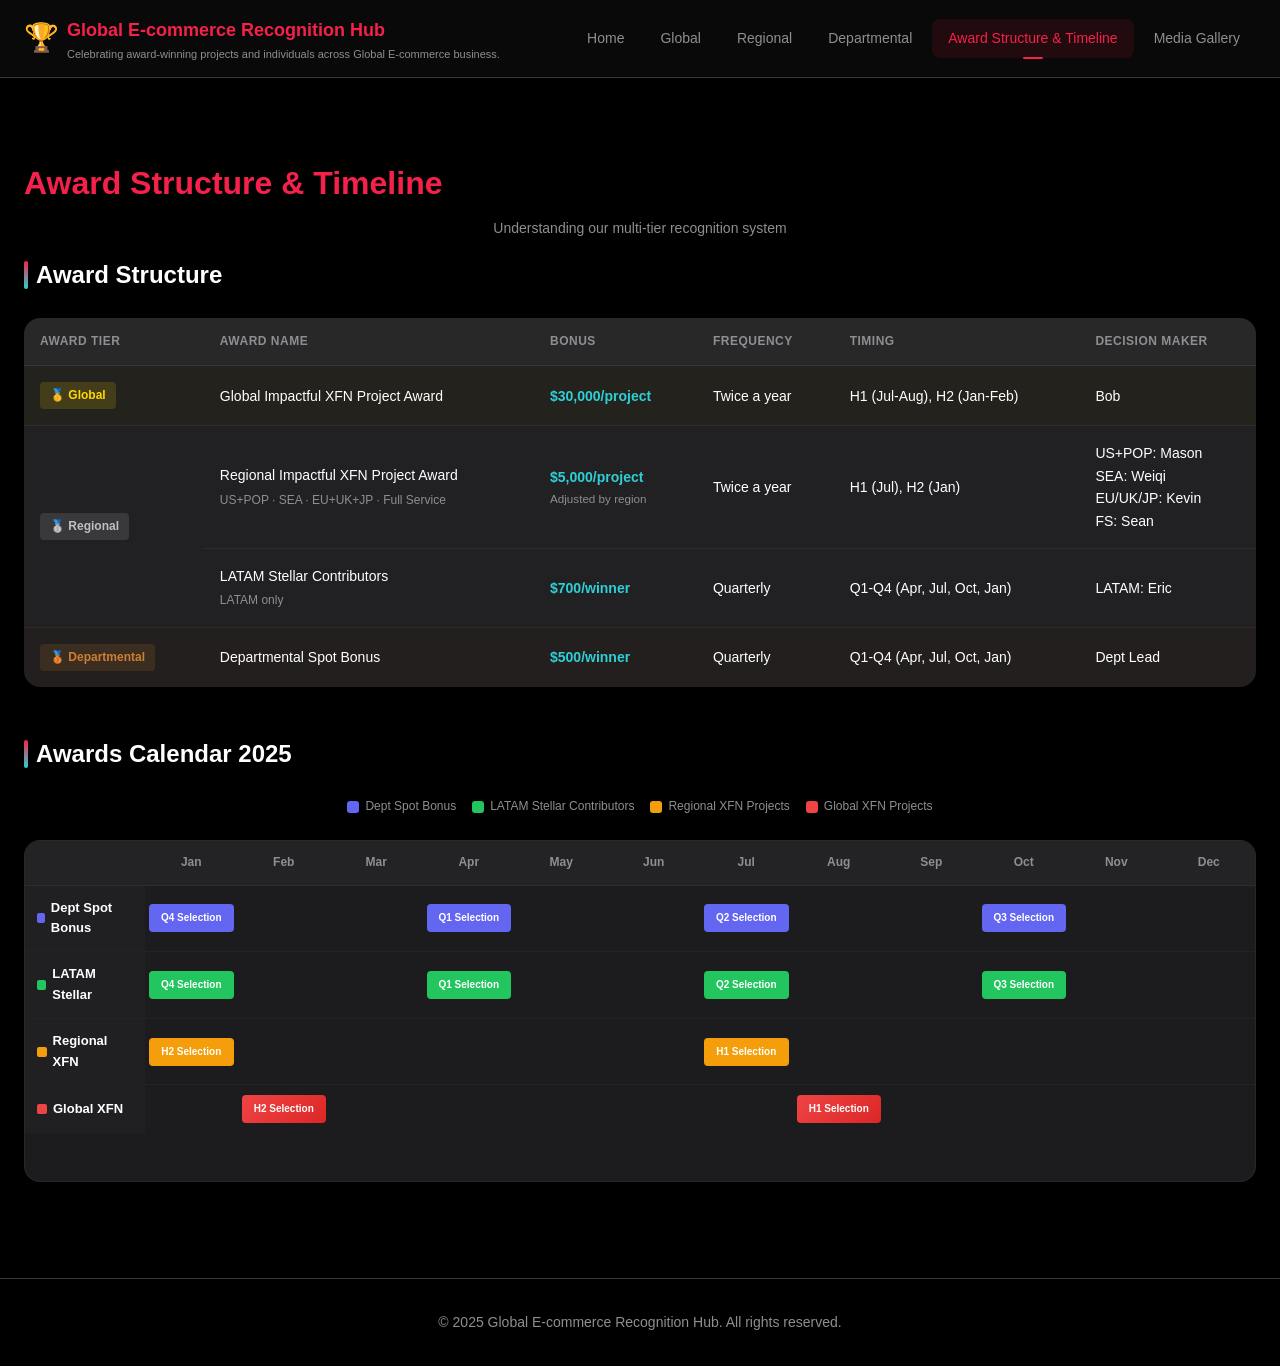
<file: award-structure.html>
<!DOCTYPE html>
<html lang="en">
<head>
  <meta charset="UTF-8">
  <meta name="viewport" content="width=device-width, initial-scale=1.0">
  <title>Award Structure & Timeline - Global E-commerce Recognition Hub</title>
  <link rel="stylesheet" href="css/main.css?v=20260518a">
  <style>
    /* ==================== Award Structure Page Styles ==================== */
    .page-header {
      padding: var(--spacing-xl) 0 var(--spacing-md);
      text-align: center;
    }
    
    .page-title {
      font-size: 32px;
      font-weight: 800;
      margin-bottom: var(--spacing-sm);
      color: var(--primary-color);
    }
    
    .page-subtitle {
      font-size: 14px;
      color: var(--text-secondary);
    }
    
    /* Year Navigation */
    .year-nav-wrapper {
      text-align: center;
      margin: var(--spacing-md) 0 var(--spacing-xl);
    }
    
    .year-nav-compact {
      display: inline-flex;
      gap: 4px;
      background: var(--bg-card);
      padding: 3px;
      border-radius: 6px;
    }
    
    .year-nav-compact .year-btn {
      padding: 4px 12px;
      border-radius: 4px;
      font-size: 12px;
      font-weight: 500;
      color: var(--text-secondary);
      background: transparent;
      border: none;
      transition: all 0.2s ease;
      cursor: pointer;
    }
    
    .year-nav-compact .year-btn:hover {
      color: var(--text-primary);
    }
    
    .year-nav-compact .year-btn.active {
      background: var(--primary-color);
      color: white;
    }
    
    /* ==================== Award Structure Table ==================== */
    .award-table-wrapper {
      overflow-x: auto;
      margin-bottom: var(--spacing-xl);
    }
    
    .award-structure-table {
      width: 100%;
      border-collapse: collapse;
      background: var(--bg-card);
      border-radius: var(--radius-lg);
      overflow: hidden;
    }
    
    .award-structure-table th {
      background: rgba(255, 255, 255, 0.05);
      padding: 14px 16px;
      text-align: left;
      font-size: 12px;
      font-weight: 600;
      color: var(--text-secondary);
      text-transform: uppercase;
      letter-spacing: 0.5px;
      border-bottom: 1px solid var(--border-color);
    }
    
    .award-structure-table td {
      padding: 16px;
      font-size: 14px;
      color: var(--text-primary);
      border-bottom: 1px solid rgba(255, 255, 255, 0.05);
      vertical-align: middle;
    }
    
    .award-structure-table td[rowspan] {
      vertical-align: middle;
      text-align: left;
      padding-left: 16px;
    }
    
    .award-structure-table tr:last-child td {
      border-bottom: none;
    }
    
    .award-structure-table tr:hover td {
      background: rgba(255, 255, 255, 0.02);
    }
    
    .tier-badge-inline {
      display: inline-flex;
      align-items: center;
      gap: 6px;
      padding: 4px 10px;
      border-radius: 4px;
      font-size: 12px;
      font-weight: 600;
    }
    
    .tier-badge-inline.global {
      background: rgba(255, 215, 0, 0.15);
      color: #FFD700;
    }
    
    .tier-badge-inline.regional {
      background: rgba(192, 192, 192, 0.15);
      color: #C0C0C0;
    }
    
    .tier-badge-inline.departmental {
      background: rgba(205, 127, 50, 0.15);
      color: #CD7F32;
    }
    
    .award-structure-table .highlight {
      color: var(--accent-color);
      font-weight: 600;
    }
    
    .award-structure-table tr.tier-global td {
      background: rgba(255, 215, 0, 0.03);
    }
    
    .award-structure-table tr.tier-regional td {
      background: rgba(192, 192, 192, 0.03);
    }
    
    .award-structure-table tr.tier-departmental td {
      background: rgba(205, 127, 50, 0.03);
    }
    
    /* ==================== Award Structure Section ==================== */
    .award-structure-section {
      margin-bottom: var(--spacing-xxl);
    }
    
    .section-title {
      font-size: 24px;
      font-weight: 700;
      margin-bottom: var(--spacing-lg);
      display: flex;
      align-items: center;
      gap: var(--spacing-sm);
    }
    
    .section-title::before {
      content: '';
      width: 4px;
      height: 28px;
      background: linear-gradient(180deg, var(--primary-color), var(--accent-color));
      border-radius: 2px;
    }
    
    /* Award Tier Cards */
    .award-tiers {
      display: grid;
      grid-template-columns: repeat(3, 1fr);
      gap: var(--spacing-lg);
      margin-bottom: var(--spacing-xl);
    }
    
    @media (max-width: 992px) {
      .award-tiers {
        grid-template-columns: 1fr;
      }
    }
    
    .award-tier-card {
      background: var(--bg-card);
      border-radius: var(--radius-lg);
      padding: var(--spacing-lg);
      position: relative;
      overflow: hidden;
      border: 1px solid rgba(255,255,255,0.05);
    }
    
    .award-tier-card::before {
      content: '';
      position: absolute;
      top: 0;
      left: 0;
      right: 0;
      height: 4px;
    }
    
    .award-tier-card.global::before {
      background: linear-gradient(90deg, #FFD700, #FFA500);
    }
    
    .award-tier-card.regional::before {
      background: linear-gradient(90deg, #C0C0C0, #A8A8A8);
    }
    
    .award-tier-card.departmental::before {
      background: linear-gradient(90deg, #CD7F32, #B87333);
    }
    
    .tier-badge {
      display: inline-flex;
      align-items: center;
      gap: 6px;
      padding: 4px 12px;
      border-radius: 20px;
      font-size: 12px;
      font-weight: 600;
      margin-bottom: var(--spacing-md);
    }
    
    .award-tier-card.global .tier-badge {
      background: rgba(255, 215, 0, 0.15);
      color: #FFD700;
    }
    
    .award-tier-card.regional .tier-badge {
      background: rgba(192, 192, 192, 0.15);
      color: #C0C0C0;
    }
    
    .award-tier-card.departmental .tier-badge {
      background: rgba(205, 127, 50, 0.15);
      color: #CD7F32;
    }
    
    .tier-title {
      font-size: 18px;
      font-weight: 700;
      margin-bottom: var(--spacing-md);
      color: var(--text-primary);
    }
    
    .tier-description {
      font-size: 14px;
      color: var(--text-secondary);
      margin-bottom: var(--spacing-md);
      line-height: 1.6;
    }
    
    .tier-details {
      display: flex;
      flex-direction: column;
      gap: var(--spacing-sm);
    }
    
    .detail-item {
      display: flex;
      justify-content: space-between;
      align-items: center;
      padding: 8px 0;
      border-bottom: 1px solid rgba(255,255,255,0.05);
    }
    
    .detail-item:last-child {
      border-bottom: none;
    }
    
    .detail-label {
      font-size: 12px;
      color: var(--text-secondary);
    }
    
    .detail-value {
      font-size: 13px;
      font-weight: 600;
      color: var(--text-primary);
    }
    
    .detail-value.highlight {
      color: var(--accent-color);
    }
    
    /* Award Types List */
    .award-types-list {
      margin-top: var(--spacing-lg);
    }
    
    .award-type-item {
      background: var(--bg-card);
      border-radius: var(--radius-md);
      padding: var(--spacing-md);
      margin-bottom: var(--spacing-md);
      border: 1px solid rgba(255,255,255,0.05);
    }
    
    .award-type-header {
      display: flex;
      justify-content: space-between;
      align-items: center;
      margin-bottom: var(--spacing-sm);
    }
    
    .award-type-name {
      font-size: 16px;
      font-weight: 600;
      color: var(--text-primary);
    }
    
    .award-type-bonus {
      font-size: 14px;
      font-weight: 700;
      color: var(--accent-color);
      background: rgba(255, 107, 138, 0.1);
      padding: 4px 10px;
      border-radius: 4px;
    }
    
    .award-type-meta {
      display: flex;
      flex-wrap: wrap;
      gap: var(--spacing-md);
      font-size: 12px;
      color: var(--text-secondary);
    }
    
    .meta-item {
      display: flex;
      align-items: center;
      gap: 4px;
    }
    
    .award-type-criteria {
      margin-top: var(--spacing-sm);
      padding-top: var(--spacing-sm);
      border-top: 1px solid rgba(255,255,255,0.05);
      font-size: 12px;
      color: var(--text-secondary);
    }
    
    .award-type-criteria strong {
      color: var(--text-primary);
    }
    
    /* ==================== Timeline/Calendar Section ==================== */
    .calendar-section {
      margin-bottom: var(--spacing-xxl);
    }
    
    .calendar-legend {
      display: flex;
      flex-wrap: wrap;
      gap: var(--spacing-md);
      margin-bottom: var(--spacing-lg);
      justify-content: center;
    }
    
    .legend-item {
      display: flex;
      align-items: center;
      gap: 6px;
      font-size: 12px;
      color: var(--text-secondary);
    }
    
    .legend-dot {
      width: 12px;
      height: 12px;
      border-radius: 3px;
    }
    
    .legend-dot.dept {
      background: #6366f1;
    }
    
    .legend-dot.regional-individual {
      background: #22c55e;
    }
    
    .legend-dot.regional-project {
      background: #f59e0b;
    }
    
    .legend-dot.global-project {
      background: #ef4444;
    }
    
    /* Calendar Grid */
    .calendar-grid {
      background: var(--bg-card);
      border-radius: var(--radius-lg);
      overflow: hidden;
      border: 1px solid rgba(255,255,255,0.05);
    }
    
    .calendar-header {
      display: grid;
      grid-template-columns: 120px repeat(12, 1fr);
      background: rgba(255,255,255,0.03);
      border-bottom: 1px solid rgba(255,255,255,0.05);
    }
    
    .calendar-header-cell {
      padding: 12px 8px;
      text-align: center;
      font-size: 12px;
      font-weight: 600;
      color: var(--text-secondary);
    }
    
    .calendar-row {
      display: grid;
      grid-template-columns: 120px repeat(12, 1fr);
      border-bottom: 1px solid rgba(255,255,255,0.03);
    }
    
    .calendar-row:last-child {
      border-bottom: none;
    }
    
    .calendar-row-label {
      padding: 12px;
      font-size: 13px;
      font-weight: 600;
      color: var(--text-primary);
      background: rgba(255,255,255,0.02);
      display: flex;
      align-items: center;
      gap: 6px;
    }
    
    .calendar-cell {
      padding: 8px 4px;
      text-align: center;
      display: flex;
      align-items: center;
      justify-content: center;
      min-height: 48px;
    }
    
    .calendar-event {
      width: 100%;
      height: 28px;
      border-radius: 4px;
      font-size: 10px;
      font-weight: 600;
      display: flex;
      align-items: center;
      justify-content: center;
      color: white;
    }
    
    .calendar-event.dept {
      background: #6366f1;
    }
    
    .calendar-event.regional-individual {
      background: #22c55e;
    }
    
    .calendar-event.regional-project {
      background: #f59e0b;
    }
    
    .calendar-event.global-project {
      background: linear-gradient(135deg, #ef4444, #dc2626);
    }
    
    /* Responsive Calendar */
    @media (max-width: 768px) {
      .calendar-header {
        grid-template-columns: 80px repeat(12, 1fr);
      }
      
      .calendar-row {
        grid-template-columns: 80px repeat(12, 1fr);
      }
      
      .calendar-header-cell {
        font-size: 10px;
        padding: 8px 2px;
      }
      
      .calendar-row-label {
        font-size: 11px;
        padding: 8px;
      }
      
      .calendar-event {
        font-size: 8px;
        height: 24px;
      }
    }
    
    /* Summary Stats */
    .summary-stats {
      display: grid;
      grid-template-columns: repeat(4, 1fr);
      gap: var(--spacing-md);
      margin-top: var(--spacing-xl);
    }
    
    @media (max-width: 768px) {
      .summary-stats {
        grid-template-columns: repeat(2, 1fr);
      }
    }
    
    .stat-card {
      background: var(--bg-card);
      border-radius: var(--radius-md);
      padding: var(--spacing-md);
      text-align: center;
      border: 1px solid rgba(255,255,255,0.05);
    }
    
    .stat-value {
      font-size: 28px;
      font-weight: 800;
      background: linear-gradient(135deg, var(--primary-color), var(--accent-color));
      -webkit-background-clip: text;
      -webkit-text-fill-color: transparent;
      background-clip: text;
    }
    
    .stat-label {
      font-size: 12px;
      color: var(--text-secondary);
      margin-top: 4px;
    }
    
    /* ==================== Feishu Auth Styles ==================== */
    .auth-overlay {
      position: fixed;
      top: 0;
      left: 0;
      right: 0;
      bottom: 0;
      background: var(--bg-dark);
      display: none;
      align-items: center;
      justify-content: center;
      z-index: 9999;
      padding: var(--spacing-lg);
    }
    
    .auth-container {
      max-width: 500px;
      width: 100%;
      text-align: center;
      animation: fadeIn 0.3s ease;
    }
    
    @keyframes fadeIn {
      from { opacity: 0; transform: translateY(10px); }
      to { opacity: 1; transform: translateY(0); }
    }
    
    .auth-icon { margin-bottom: var(--spacing-xl); }
    .auth-icon svg { margin: 0 auto; }
    
    .auth-title {
      font-size: 28px;
      font-weight: 700;
      margin-bottom: var(--spacing-md);
      background: linear-gradient(135deg, var(--primary-color), var(--accent-color));
      -webkit-background-clip: text;
      -webkit-text-fill-color: transparent;
      background-clip: text;
    }
    
    .auth-description {
      font-size: 16px;
      color: var(--text-secondary);
      margin-bottom: var(--spacing-xl);
      line-height: 1.6;
    }
    
    .auth-instructions {
      background: var(--bg-card);
      border-radius: var(--radius-lg);
      padding: var(--spacing-xl);
      margin-bottom: var(--spacing-xl);
      text-align: left;
    }
    
    .auth-instructions h3 {
      font-size: 16px;
      font-weight: 600;
      margin-bottom: var(--spacing-md);
      color: var(--text-primary);
    }
    
    .auth-instructions ol { list-style: none; counter-reset: step; }
    
    .auth-instructions li {
      counter-increment: step;
      position: relative;
      padding-left: 40px;
      margin-bottom: var(--spacing-md);
    }
    
    .auth-instructions li:last-child { margin-bottom: 0; }
    
    .auth-instructions li::before {
      content: counter(step);
      position: absolute;
      left: 0;
      top: 0;
      width: 28px;
      height: 28px;
      background: var(--primary-color);
      border-radius: 50%;
      display: flex;
      align-items: center;
      justify-content: center;
      font-size: 14px;
      font-weight: 600;
      color: white;
    }
    
    .auth-instructions strong {
      display: block;
      font-size: 14px;
      color: var(--text-primary);
      margin-bottom: 4px;
    }
    
    .auth-instructions p {
      font-size: 13px;
      color: var(--text-secondary);
      margin: 0;
    }
    
    .auth-footer { margin-top: var(--spacing-lg); }
    .auth-footer p { font-size: 13px; color: var(--text-secondary); margin-bottom: var(--spacing-md); }
    
    .auth-btn {
      display: inline-block;
      padding: 12px 32px;
      background: var(--primary-color);
      color: white;
      border-radius: var(--radius-md);
      font-size: 14px;
      font-weight: 600;
      text-decoration: none;
      transition: all 0.2s ease;
    }
    
    .auth-btn:hover {
      transform: translateY(-2px);
      box-shadow: 0 4px 12px rgba(255, 45, 85, 0.3);
    }
    
    .auth-btn.secondary {
      background: var(--bg-card);
      border: 1px solid var(--border-color);
    }
    
    .auth-btn.secondary:hover { border-color: var(--primary-color); }
    
    /* Auth actions - primary button container */
    .auth-actions {
      margin-bottom: var(--spacing-xl);
    }
    
    .auth-actions .auth-btn {
      width: 100%;
      max-width: 280px;
      padding: 16px 32px;
      font-size: 16px;
    }
    
    .auth-icon.redirecting svg {
      animation: pulse 1.5s ease-in-out infinite;
    }
    
    @keyframes pulse {
      0%, 100% { opacity: 1; transform: scale(1); }
      50% { opacity: 0.7; transform: scale(0.95); }
    }
    
    .auth-icon.error svg circle, .auth-icon.error svg path { stroke: #FF3B30; }
    
    .auth-loading {
      display: flex;
      flex-direction: column;
      align-items: center;
      gap: var(--spacing-lg);
    }
    
    .spinner {
      width: 48px;
      height: 48px;
      border: 3px solid var(--bg-card);
      border-top-color: var(--primary-color);
      border-radius: 50%;
      animation: spin 1s linear infinite;
    }
    
    @keyframes spin { to { transform: rotate(360deg); } }
  </style>
</head>
<body>
  <!-- Auth Overlay -->
  <div class="auth-overlay" id="auth-overlay">
    <div class="auth-loading">
      <div class="spinner"></div>
      <p style="color: var(--text-secondary);">Initializing...</p>
    </div>
  </div>
  <div class="page-wrapper">
    <!-- Header -->
    <header class="header">
      <div class="header-inner">
        <div class="logo">
          <span class="logo-icon">🏆</span>
          <div class="logo-content">
            <span class="logo-text">Global E-commerce Recognition Hub</span>
            <span class="logo-subtitle">Celebrating award-winning projects and individuals across Global E-commerce business.</span>
          </div>
        </div>
        <nav class="top-nav">
          <a href="index.html" class="nav-item">Home</a>
          <a href="global.html" class="nav-item">Global</a>
          <a href="regional.html" class="nav-item">Regional</a>
          <a href="departmental.html" class="nav-item">Departmental</a>
          <a href="award-structure.html" class="nav-item active">Award Structure & Timeline</a>
          <a href="media-gallery.html" class="nav-item">Media Gallery</a>
        </nav>
      </div>
    </header>
    
    <!-- Main Content -->
    <main class="main-content" id="main-content">
      <div class="container">
        
        <!-- Page Header -->
        <section class="page-header">
          <h1 class="page-title">Award Structure & Timeline</h1>
          <p class="page-subtitle">Understanding our multi-tier recognition system</p>
        </section>
        
        <!-- ==================== Award Structure Section ==================== -->
        <section class="award-structure-section">
          <h2 class="section-title">Award Structure</h2>
          
          <!-- Award Structure Table -->
          <div class="award-table-wrapper">
            <table class="award-structure-table">
              <thead>
                <tr>
                  <th>Award Tier</th>
                  <th>Award Name</th>
                  <th>Bonus</th>
                  <th>Frequency</th>
                  <th>Timing</th>
                  <th>Decision Maker</th>
                </tr>
              </thead>
              <tbody>
                <!-- Global Tier -->
                <tr class="tier-global">
                  <td><span class="tier-badge-inline global">🥇 Global</span></td>
                  <td>Global Impactful XFN Project Award</td>
                  <td class="highlight">$30,000/project</td>
                  <td>Twice a year</td>
                  <td>H1 (Jul-Aug), H2 (Jan-Feb)</td>
                  <td>Bob</td>
                </tr>
                <!-- Regional XFN Projects -->
                <tr class="tier-regional">
                  <td rowspan="2"><span class="tier-badge-inline regional">🥈 Regional</span></td>
                  <td>Regional Impactful XFN Project Award<small style="display: block; font-weight: 400; color: var(--text-secondary); margin-top: 4px; font-size: 12px;">US+POP · SEA · EU+UK+JP · Full Service</small></td>
                  <td class="highlight">$5,000/project<small style="display: block; font-weight: 400; color: var(--text-secondary); margin-top: 2px;">Adjusted by region</small></td>
                  <td>Twice a year</td>
                  <td>H1 (Jul), H2 (Jan)</td>
                  <td>US+POP: Mason<br>SEA: Weiqi<br>EU/UK/JP: Kevin<br>FS: Sean</td>
                </tr>
                <!-- LATAM Stellar Contributors -->
                <tr class="tier-regional">
                  <td>LATAM Stellar Contributors<small style="display: block; font-weight: 400; color: var(--text-secondary); margin-top: 4px; font-size: 12px;">LATAM only</small></td>
                  <td class="highlight">$700/winner</td>
                  <td>Quarterly</td>
                  <td>Q1-Q4 (Apr, Jul, Oct, Jan)</td>
                  <td>LATAM: Eric</td>
                </tr>
                <!-- Departmental Tier -->
                <tr class="tier-departmental">
                  <td><span class="tier-badge-inline departmental">🥉 Departmental</span></td>
                  <td>Departmental Spot Bonus</td>
                  <td class="highlight">$500/winner</td>
                  <td>Quarterly</td>
                  <td>Q1-Q4 (Apr, Jul, Oct, Jan)</td>
                  <td>Dept Lead</td>
                </tr>
              </tbody>
            </table>
          </div>
        </section>
        
        <!-- ==================== Awards Calendar Section ==================== -->
        <section class="calendar-section">
          <h2 class="section-title">Awards Calendar 2025</h2>
          
          <!-- Legend -->
          <div class="calendar-legend">
            <div class="legend-item">
              <span class="legend-dot dept"></span>
              <span>Dept Spot Bonus</span>
            </div>
            <div class="legend-item">
              <span class="legend-dot regional-individual"></span>
              <span>LATAM Stellar Contributors</span>
            </div>
            <div class="legend-item">
              <span class="legend-dot regional-project"></span>
              <span>Regional XFN Projects</span>
            </div>
            <div class="legend-item">
              <span class="legend-dot global-project"></span>
              <span>Global XFN Projects</span>
            </div>
          </div>
          
          <!-- Calendar Grid -->
          <div class="calendar-grid">
            <div class="calendar-header">
              <div class="calendar-header-cell"></div>
              <div class="calendar-header-cell">Jan</div>
              <div class="calendar-header-cell">Feb</div>
              <div class="calendar-header-cell">Mar</div>
              <div class="calendar-header-cell">Apr</div>
              <div class="calendar-header-cell">May</div>
              <div class="calendar-header-cell">Jun</div>
              <div class="calendar-header-cell">Jul</div>
              <div class="calendar-header-cell">Aug</div>
              <div class="calendar-header-cell">Sep</div>
              <div class="calendar-header-cell">Oct</div>
              <div class="calendar-header-cell">Nov</div>
              <div class="calendar-header-cell">Dec</div>
            </div>
            
            <!-- Dept Spot Bonus Row -->
            <div class="calendar-row">
              <div class="calendar-row-label">
                <span style="width: 10px; height: 10px; background: #6366f1; border-radius: 2px;"></span>
                Dept Spot Bonus
              </div>
              <div class="calendar-cell">
                <span class="calendar-event dept">Q4 Selection</span>
              </div>
              <div class="calendar-cell"></div>
              <div class="calendar-cell"></div>
              <div class="calendar-cell">
                <span class="calendar-event dept">Q1 Selection</span>
              </div>
              <div class="calendar-cell"></div>
              <div class="calendar-cell"></div>
              <div class="calendar-cell">
                <span class="calendar-event dept">Q2 Selection</span>
              </div>
              <div class="calendar-cell"></div>
              <div class="calendar-cell"></div>
              <div class="calendar-cell">
                <span class="calendar-event dept">Q3 Selection</span>
              </div>
              <div class="calendar-cell"></div>
              <div class="calendar-cell"></div>
            </div>
            
            <!-- LATAM Stellar Contributors Row -->
            <div class="calendar-row">
              <div class="calendar-row-label">
                <span style="width: 10px; height: 10px; background: #22c55e; border-radius: 2px;"></span>
                LATAM Stellar
              </div>
              <div class="calendar-cell">
                <span class="calendar-event regional-individual">Q4 Selection</span>
              </div>
              <div class="calendar-cell"></div>
              <div class="calendar-cell"></div>
              <div class="calendar-cell">
                <span class="calendar-event regional-individual">Q1 Selection</span>
              </div>
              <div class="calendar-cell"></div>
              <div class="calendar-cell"></div>
              <div class="calendar-cell">
                <span class="calendar-event regional-individual">Q2 Selection</span>
              </div>
              <div class="calendar-cell"></div>
              <div class="calendar-cell"></div>
              <div class="calendar-cell">
                <span class="calendar-event regional-individual">Q3 Selection</span>
              </div>
              <div class="calendar-cell"></div>
              <div class="calendar-cell"></div>
            </div>
            
            <!-- Regional XFN Projects Row -->
            <div class="calendar-row">
              <div class="calendar-row-label">
                <span style="width: 10px; height: 10px; background: #f59e0b; border-radius: 2px;"></span>
                Regional XFN
              </div>
              <div class="calendar-cell">
                <span class="calendar-event regional-project">H2 Selection</span>
              </div>
              <div class="calendar-cell"></div>
              <div class="calendar-cell"></div>
              <div class="calendar-cell"></div>
              <div class="calendar-cell"></div>
              <div class="calendar-cell"></div>
              <div class="calendar-cell">
                <span class="calendar-event regional-project">H1 Selection</span>
              </div>
              <div class="calendar-cell"></div>
              <div class="calendar-cell"></div>
              <div class="calendar-cell"></div>
              <div class="calendar-cell"></div>
              <div class="calendar-cell"></div>
            </div>
            
            <!-- Global XFN Projects Row -->
            <div class="calendar-row">
              <div class="calendar-row-label">
                <span style="width: 10px; height: 10px; background: #ef4444; border-radius: 2px;"></span>
                Global XFN
              </div>
              <div class="calendar-cell"></div>
              <div class="calendar-cell">
                <span class="calendar-event global-project">H2 Selection</span>
              </div>
              <div class="calendar-cell"></div>
              <div class="calendar-cell"></div>
              <div class="calendar-cell"></div>
              <div class="calendar-cell"></div>
              <div class="calendar-cell"></div>
              <div class="calendar-cell">
                <span class="calendar-event global-project">H1 Selection</span>
              </div>
              <div class="calendar-cell"></div>
              <div class="calendar-cell"></div>
              <div class="calendar-cell"></div>
              <div class="calendar-cell"></div>
              <div class="calendar-cell"></div>
            </div>
          </div>
          

        </section>
        
      </div>
    </main>
    
    <!-- Footer -->
    <footer class="footer">
      <div class="container">
        <p>© 2025 Global E-commerce Recognition Hub. All rights reserved.</p>
      </div>
    </footer>
  </div>
  
  <script src="js/main.js?v=20260518a"></script>
  <script>
    // Page-specific initialization
    document.addEventListener('DOMContentLoaded', () => {
      highlightNavigation();
      initYearNavigation();
    });
  </script>
</body>
</html>
</file>
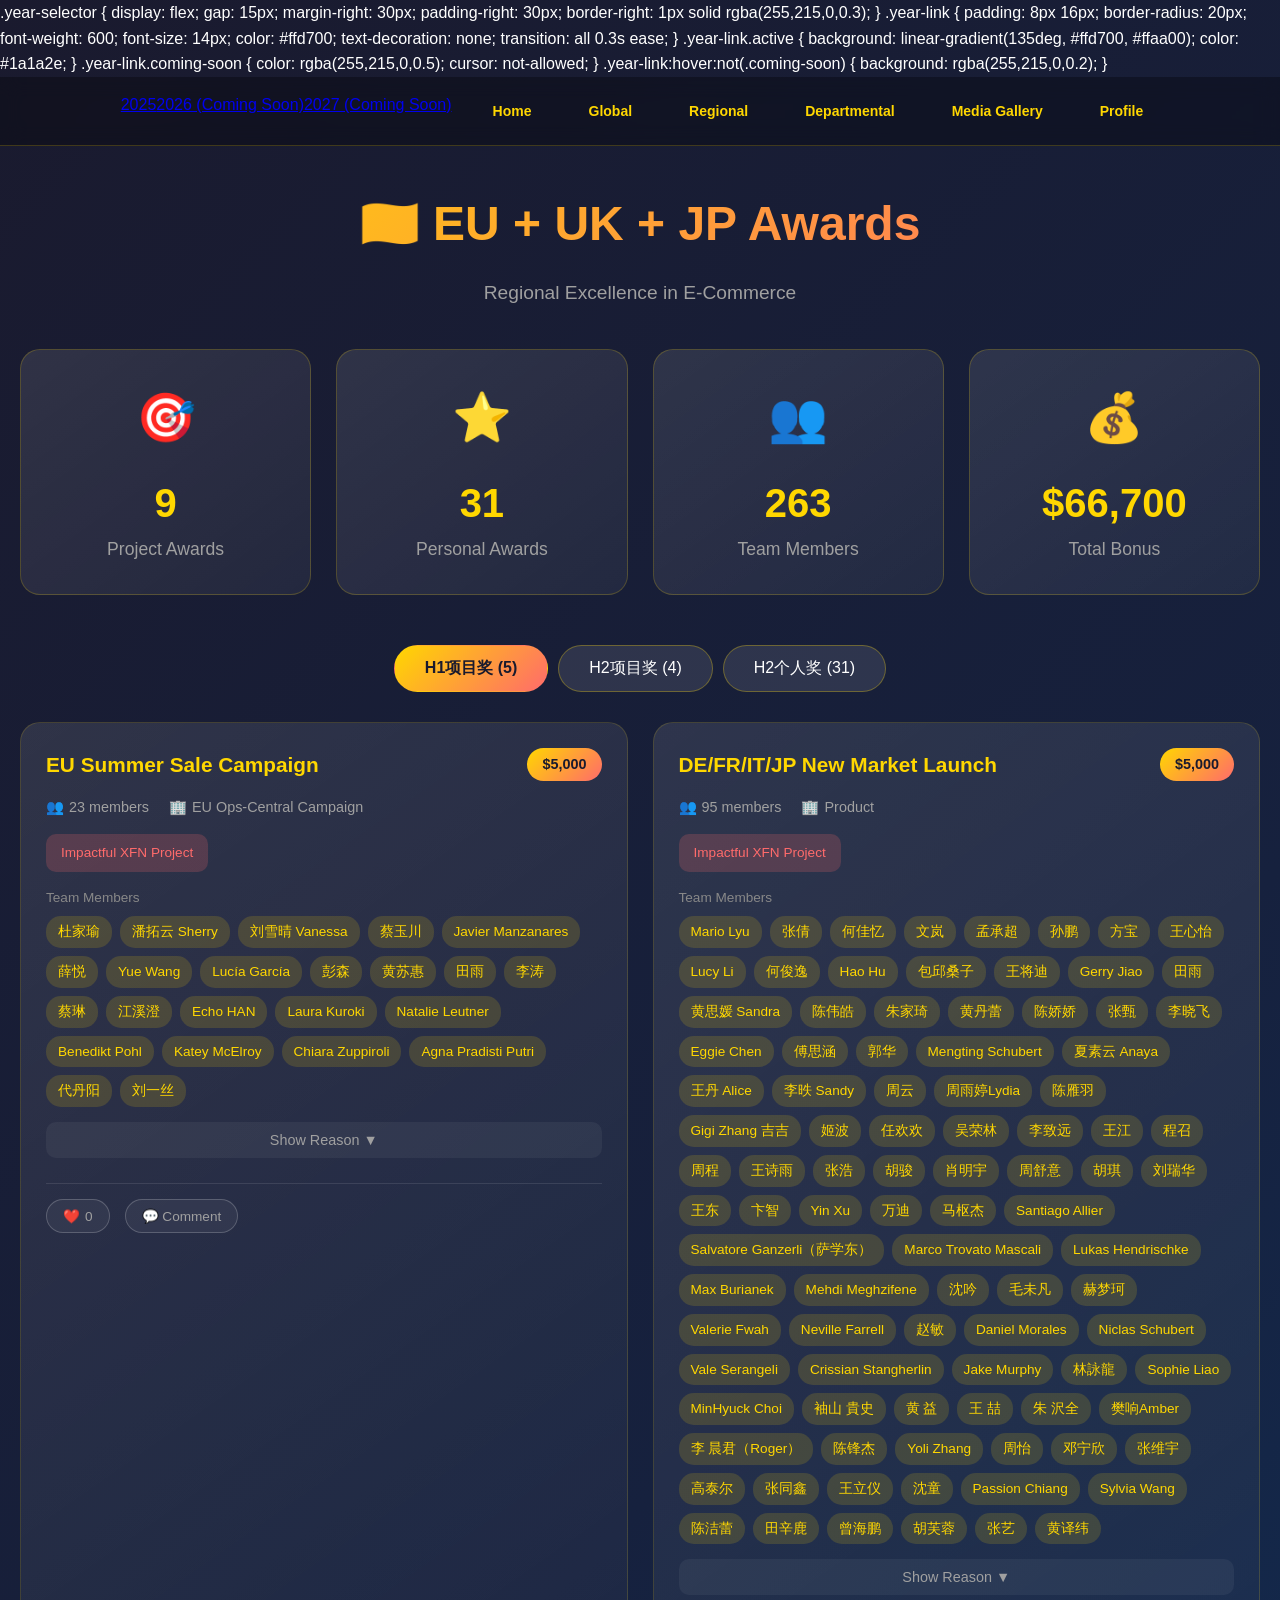
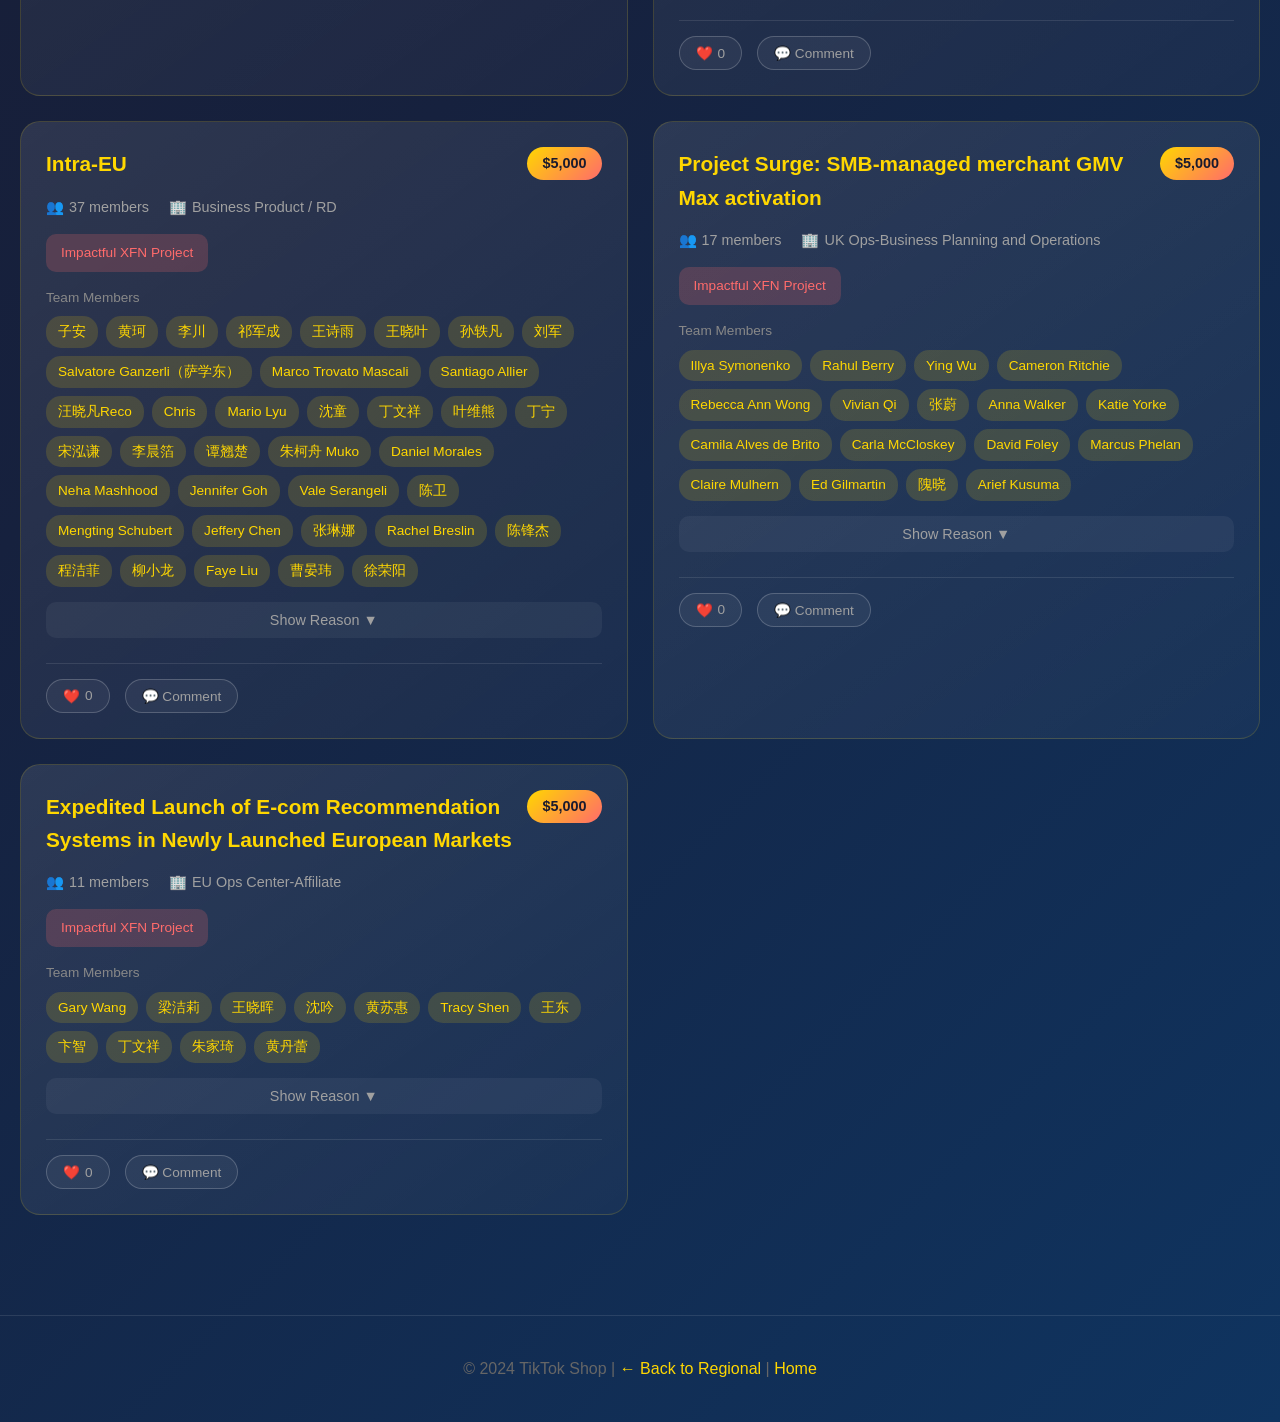
<file: eu.html>
<!DOCTYPE html>
<html lang="en">
<head>
    <meta charset="UTF-8">
    <meta name="viewport" content="width=device-width, initial-scale=1.0">
    <title>🇪🇺 EU + UK + JP Awards - TikTok Shop Stars</title>
    
<style>
* {
    margin: 0;
    padding: 0;
    box-sizing: border-box;
}

body {
    font-family: 'Segoe UI', Tahoma, Geneva, Verdana, sans-serif;
    background: linear-gradient(135deg, #1a1a2e 0%, #16213e 50%, #0f3460 100%);
    min-height: 100vh;
    color: #fff;
    line-height: 1.6;
}

.nav-bar {
    background: rgba(0, 0, 0, 0.3);
    backdrop-filter: blur(10px);
    padding: 15px 30px;
    display: flex;
    gap: 25px;
    flex-wrap: wrap;
    justify-content: center;
    border-bottom: 1px solid rgba(255, 215, 0, 0.2);
    position: sticky;
    top: 0;
    z-index: 100;
}

.nav-link {
    color: #ffd700;
    text-decoration: none;
    font-weight: 600;
    padding: 8px 16px;
    border-radius: 25px;
    transition: all 0.3s ease;
    font-size: 14px;
}

.nav-link:hover {
    background: rgba(255, 215, 0, 0.2);
    transform: translateY(-2px);
}

.container {
    max-width: 1400px;
    margin: 0 auto;
    padding: 40px 20px;
}

h1 {
    font-size: 3em;
    background: linear-gradient(135deg, #ffd700, #ff6b6b);
    -webkit-background-clip: text;
    -webkit-text-fill-color: transparent;
    background-clip: text;
    text-align: center;
    margin-bottom: 15px;
}

h2 {
    font-size: 2em;
    color: #ffd700;
    text-align: center;
    margin-bottom: 30px;
}

.subtitle {
    text-align: center;
    color: #a0a0a0;
    font-size: 1.2em;
    margin-bottom: 40px;
}

/* 统计卡片 */
.stats-grid {
    display: grid;
    grid-template-columns: repeat(auto-fit, minmax(280px, 1fr));
    gap: 25px;
    margin-bottom: 50px;
}

.stat-card {
    background: linear-gradient(145deg, rgba(255,255,255,0.1), rgba(255,255,255,0.05));
    border-radius: 20px;
    padding: 30px;
    text-align: center;
    border: 1px solid rgba(255, 215, 0, 0.2);
    transition: all 0.3s ease;
}

.stat-card:hover {
    transform: translateY(-5px);
    border-color: rgba(255, 215, 0, 0.5);
    box-shadow: 0 10px 30px rgba(255, 215, 0, 0.1);
}

.stat-icon {
    font-size: 3em;
    margin-bottom: 15px;
}

.stat-number {
    font-size: 2.5em;
    font-weight: bold;
    color: #ffd700;
}

.stat-label {
    color: #a0a0a0;
    font-size: 1.1em;
}

/* 区域卡片入口 */
.region-grid {
    display: grid;
    grid-template-columns: repeat(auto-fit, minmax(300px, 1fr));
    gap: 30px;
    margin: 40px 0;
}

.region-card {
    background: linear-gradient(145deg, rgba(255,255,255,0.12), rgba(255,255,255,0.05));
    border-radius: 25px;
    padding: 35px;
    text-align: center;
    border: 2px solid transparent;
    transition: all 0.4s ease;
    cursor: pointer;
    text-decoration: none;
    color: white;
    position: relative;
    overflow: hidden;
}

.region-card::before {
    content: '';
    position: absolute;
    top: 0;
    left: -100%;
    width: 100%;
    height: 100%;
    background: linear-gradient(90deg, transparent, rgba(255,255,255,0.1), transparent);
    transition: left 0.5s;
}

.region-card:hover::before {
    left: 100%;
}

.region-card:hover {
    transform: scale(1.03);
    border-color: #ffd700;
    box-shadow: 0 15px 40px rgba(255, 215, 0, 0.2);
}

.region-icon {
    font-size: 4em;
    margin-bottom: 20px;
}

.region-title {
    font-size: 1.8em;
    color: #ffd700;
    margin-bottom: 10px;
}

.region-desc {
    color: #b0b0b0;
    font-size: 0.95em;
}

.region-stats {
    margin-top: 20px;
    padding-top: 20px;
    border-top: 1px solid rgba(255,255,255,0.1);
    display: flex;
    justify-content: space-around;
}

.region-stat {
    text-align: center;
}

.region-stat-value {
    font-size: 1.5em;
    color: #ff6b6b;
    font-weight: bold;
}

.region-stat-label {
    font-size: 0.85em;
    color: #888;
}

/* Tab导航 */
.tabs {
    display: flex;
    gap: 10px;
    margin-bottom: 30px;
    flex-wrap: wrap;
    justify-content: center;
}

.tab-btn {
    background: rgba(255, 255, 255, 0.1);
    border: 1px solid rgba(255, 215, 0, 0.3);
    color: #fff;
    padding: 12px 30px;
    border-radius: 30px;
    cursor: pointer;
    font-size: 1em;
    transition: all 0.3s ease;
}

.tab-btn:hover, .tab-btn.active {
    background: linear-gradient(135deg, #ffd700, #ff6b6b);
    border-color: transparent;
    color: #1a1a2e;
    font-weight: bold;
}

.tab-content {
    display: none;
}

.tab-content.active {
    display: block;
}

/* 项目卡片 */
.project-grid {
    display: grid;
    grid-template-columns: repeat(auto-fill, minmax(400px, 1fr));
    gap: 25px;
}

.project-card {
    background: linear-gradient(145deg, rgba(255,255,255,0.1), rgba(255,255,255,0.03));
    border-radius: 20px;
    padding: 25px;
    border: 1px solid rgba(255, 215, 0, 0.15);
    transition: all 0.3s ease;
}

.project-card:hover {
    transform: translateY(-5px);
    border-color: rgba(255, 215, 0, 0.4);
    box-shadow: 0 10px 30px rgba(0, 0, 0, 0.3);
}

.project-header {
    display: flex;
    justify-content: space-between;
    align-items: flex-start;
    margin-bottom: 15px;
}

.project-name {
    font-size: 1.3em;
    color: #ffd700;
    font-weight: bold;
    flex: 1;
    padding-right: 15px;
}

.bonus-badge {
    background: linear-gradient(135deg, #ffd700, #ff6b6b);
    color: #1a1a2e;
    padding: 5px 15px;
    border-radius: 20px;
    font-weight: bold;
    font-size: 0.9em;
    white-space: nowrap;
}

.project-meta {
    display: flex;
    gap: 20px;
    margin-bottom: 15px;
    flex-wrap: wrap;
}

.meta-item {
    display: flex;
    align-items: center;
    gap: 5px;
    color: #a0a0a0;
    font-size: 0.9em;
}

.meta-icon {
    color: #ffd700;
}

.team-award {
    background: rgba(255, 107, 107, 0.2);
    color: #ff6b6b;
    padding: 8px 15px;
    border-radius: 10px;
    font-size: 0.85em;
    margin-bottom: 15px;
    display: inline-block;
}

.members-section {
    margin-bottom: 15px;
}

.members-label {
    color: #888;
    font-size: 0.85em;
    margin-bottom: 8px;
}

.members-list {
    display: flex;
    flex-wrap: wrap;
    gap: 8px;
}

.member-tag {
    background: rgba(255, 215, 0, 0.15);
    color: #ffd700;
    padding: 5px 12px;
    border-radius: 15px;
    font-size: 0.85em;
}

.reason-section {
    margin-top: 15px;
}

.reason-toggle {
    background: rgba(255, 255, 255, 0.05);
    border: none;
    color: #a0a0a0;
    padding: 10px 20px;
    border-radius: 10px;
    cursor: pointer;
    width: 100%;
    text-align: center;
    transition: all 0.3s;
    font-size: 0.9em;
}

.reason-toggle:hover {
    background: rgba(255, 255, 255, 0.1);
    color: #fff;
}

.reason-content {
    max-height: 0;
    overflow: hidden;
    transition: max-height 0.5s ease;
    background: rgba(0, 0, 0, 0.2);
    border-radius: 10px;
    margin-top: 10px;
}

.reason-content.expanded {
    max-height: 500px;
    overflow-y: auto;
}

.reason-text {
    padding: 15px;
    font-size: 0.9em;
    color: #c0c0c0;
    line-height: 1.8;
    white-space: pre-wrap;
}

/* 个人奖卡片 */
.person-grid {
    display: grid;
    grid-template-columns: repeat(auto-fill, minmax(350px, 1fr));
    gap: 20px;
}

.person-card {
    background: linear-gradient(145deg, rgba(255,255,255,0.08), rgba(255,255,255,0.02));
    border-radius: 15px;
    padding: 20px;
    display: flex;
    align-items: center;
    gap: 20px;
    border: 1px solid rgba(255, 215, 0, 0.1);
    transition: all 0.3s ease;
}

.person-card:hover {
    transform: translateX(5px);
    border-color: rgba(255, 215, 0, 0.3);
}

.person-avatar {
    width: 60px;
    height: 60px;
    border-radius: 50%;
    background: linear-gradient(135deg, #ffd700, #ff6b6b);
    display: flex;
    align-items: center;
    justify-content: center;
    font-size: 1.5em;
    font-weight: bold;
    color: #1a1a2e;
    flex-shrink: 0;
}

.person-info {
    flex: 1;
}

.person-name {
    color: #ffd700;
    font-size: 1.1em;
    font-weight: bold;
    margin-bottom: 5px;
}

.person-project {
    color: #888;
    font-size: 0.85em;
}

.person-bonus {
    background: linear-gradient(135deg, #ff6b6b, #ffd700);
    color: #1a1a2e;
    padding: 8px 15px;
    border-radius: 20px;
    font-weight: bold;
    font-size: 0.9em;
}

/* 点赞和评论 */
.interaction-bar {
    display: flex;
    gap: 15px;
    margin-top: 15px;
    padding-top: 15px;
    border-top: 1px solid rgba(255,255,255,0.1);
}

.like-btn, .comment-btn {
    background: rgba(255, 255, 255, 0.05);
    border: 1px solid rgba(255, 255, 255, 0.2);
    color: #a0a0a0;
    padding: 8px 16px;
    border-radius: 20px;
    cursor: pointer;
    transition: all 0.3s;
    display: flex;
    align-items: center;
    gap: 5px;
    font-size: 0.85em;
}

.like-btn:hover, .comment-btn:hover {
    background: rgba(255, 215, 0, 0.2);
    border-color: #ffd700;
    color: #ffd700;
}

.like-btn.liked {
    background: rgba(255, 107, 107, 0.3);
    border-color: #ff6b6b;
    color: #ff6b6b;
}

/* 评论区 */
.comment-section {
    margin-top: 15px;
    display: none;
}

.comment-section.show {
    display: block;
}

.comment-input {
    width: 100%;
    background: rgba(255, 255, 255, 0.05);
    border: 1px solid rgba(255, 255, 255, 0.2);
    border-radius: 10px;
    padding: 12px;
    color: #fff;
    font-size: 0.9em;
    resize: vertical;
    min-height: 60px;
}

.comment-input:focus {
    outline: none;
    border-color: #ffd700;
}

.comment-submit {
    background: linear-gradient(135deg, #ffd700, #ff6b6b);
    border: none;
    color: #1a1a2e;
    padding: 10px 25px;
    border-radius: 20px;
    cursor: pointer;
    margin-top: 10px;
    font-weight: bold;
    transition: all 0.3s;
}

.comment-submit:hover {
    transform: scale(1.05);
}

.comments-list {
    margin-top: 15px;
    max-height: 200px;
    overflow-y: auto;
}

.comment-item {
    background: rgba(255, 255, 255, 0.05);
    border-radius: 10px;
    padding: 12px;
    margin-bottom: 10px;
}

.comment-author {
    color: #ffd700;
    font-weight: bold;
    font-size: 0.85em;
}

.comment-text {
    color: #c0c0c0;
    font-size: 0.9em;
    margin-top: 5px;
}

.comment-time {
    color: #666;
    font-size: 0.75em;
    margin-top: 5px;
}

/* 底部 */
.footer {
    text-align: center;
    padding: 40px;
    color: #666;
    border-top: 1px solid rgba(255, 255, 255, 0.1);
    margin-top: 60px;
}

.footer a {
    color: #ffd700;
    text-decoration: none;
}

/* 空状态 */
.empty-state {
    text-align: center;
    padding: 60px;
    color: #888;
}

.empty-icon {
    font-size: 4em;
    margin-bottom: 20px;
}

/* 响应式 */
@media (max-width: 768px) {
    h1 { font-size: 2em; }
    h2 { font-size: 1.5em; }
    .project-grid, .person-grid { grid-template-columns: 1fr; }
    .nav-bar { gap: 10px; padding: 10px 15px; }
    .nav-link { padding: 6px 12px; font-size: 12px; }
    .region-grid { grid-template-columns: 1fr; }
}
</style>
.year-selector {
  display: flex;
  gap: 15px;
  margin-right: 30px;
  padding-right: 30px;
  border-right: 1px solid rgba(255,215,0,0.3);
}
.year-link {
  padding: 8px 16px;
  border-radius: 20px;
  font-weight: 600;
  font-size: 14px;
  color: #ffd700;
  text-decoration: none;
  transition: all 0.3s ease;
}
.year-link.active {
  background: linear-gradient(135deg, #ffd700, #ffaa00);
  color: #1a1a2e;
}
.year-link.coming-soon {
  color: rgba(255,215,0,0.5);
  cursor: not-allowed;
}
.year-link:hover:not(.coming-soon) {
  background: rgba(255,215,0,0.2);
}

</head>
<body>
    
<div class="nav-bar"><div class="year-selector"><a href="#" class="year-link active">2025</a><a href="#" class="year-link coming-soon">2026 (Coming Soon)</a><a href="#" class="year-link coming-soon">2027 (Coming Soon)</a></div>
    <a href="https://lan-zhang-168898.github.io/tiktok-awards/" class="nav-link">Home</a>
    <a href="https://lan-zhang-168898.github.io/tiktok-awards/global.html" class="nav-link">Global</a>
    <a href="https://lan-zhang-168898.github.io/tiktok-awards/regional.html" class="nav-link">Regional</a>
    <a href="https://lan-zhang-168898.github.io/tiktok-awards/" class="nav-link">Departmental</a>
    <a href="https://lan-zhang-168898.github.io/tiktok-awards/" class="nav-link">Media Gallery</a>
    <a href="https://lan-zhang-168898.github.io/tiktok-awards/" class="nav-link">Profile</a>
</div>

    
    <div class="container">
        <h1>🇪🇺 EU + UK + JP Awards</h1>
        <p class="subtitle">Regional Excellence in E-Commerce</p>
        
        <div class="stats-grid">
            <div class="stat-card">
                <div class="stat-icon">🎯</div>
                <div class="stat-number">9</div>
                <div class="stat-label">Project Awards</div>
            </div>
            <div class="stat-card">
                <div class="stat-icon">⭐</div>
                <div class="stat-number">31</div>
                <div class="stat-label">Personal Awards</div>
            </div>
            <div class="stat-card">
                <div class="stat-icon">👥</div>
                <div class="stat-number">263</div>
                <div class="stat-label">Team Members</div>
            </div>
            <div class="stat-card">
                <div class="stat-icon">💰</div>
                <div class="stat-number">$66,700</div>
                <div class="stat-label">Total Bonus</div>
            </div>
        </div>
        
        <div class="tabs">
            <button class="tab-btn active" onclick="switchTab('h1')">H1项目奖 (5)</button>
            <button class="tab-btn" onclick="switchTab('h2')">H2项目奖 (4)</button>
            <button class="tab-btn" onclick="switchTab('person')">H2个人奖 (31)</button>
        </div>
        
        <div id="h1" class="tab-content active">
            <div class="project-grid">
                
<div class="project-card" id="h1_0">
    <div class="project-header">
        <div class="project-name">EU Summer Sale Campaign</div>
        <div class="bonus-badge">$5,000</div>
    </div>
    <div class="project-meta">
        <div class="meta-item">
            <span class="meta-icon">👥</span>
            <span>23 members</span>
        </div>
        <div class="meta-item">
            <span class="meta-icon">🏢</span>
            <span>EU Ops-Central Campaign</span>
        </div>
    </div>
    <div class="team-award">Impactful XFN Project</div>
    <div class="members-section">
        <div class="members-label">Team Members</div>
        <div class="members-list"><span class="member-tag">杜家瑜</span><span class="member-tag">潘拓云 Sherry</span><span class="member-tag">刘雪晴 Vanessa</span><span class="member-tag">蔡玉川</span><span class="member-tag">Javier Manzanares</span><span class="member-tag">薛悦</span><span class="member-tag">Yue Wang</span><span class="member-tag">Lucía García</span><span class="member-tag">彭森</span><span class="member-tag">黄苏惠</span><span class="member-tag">田雨</span><span class="member-tag">李涛</span><span class="member-tag">蔡琳</span><span class="member-tag">江溪澄</span><span class="member-tag">Echo HAN</span><span class="member-tag">Laura Kuroki</span><span class="member-tag">Natalie Leutner</span><span class="member-tag">Benedikt Pohl</span><span class="member-tag">Katey McElroy</span><span class="member-tag">Chiara Zuppiroli</span><span class="member-tag">Agna Pradisti Putri</span><span class="member-tag">代丹阳</span><span class="member-tag">刘一丝</span></div>
    </div>
    <div class="reason-section">
        <button class="reason-toggle" onclick="toggleReason(this)">Show Reason ▼</button>
        <div class="reason-content">
            <div class="reason-text">Through strong collaboration with key cross-functional (XFN) partners, the team not only delivered a significant GMV breakthrough but also enhanced platform capability and seller confidence in operating on TikTok Shop.
The campaign achieved a remarkable uplift in GMV, marking a clear turning point in monthly business performance across multiple EU markets. More importantly, this growth sustained post-campaign, reflecting improved market fundamentals and increased seller and creator confidence at an early stage of market development.
A major driver of this success was the team's focus on scaling content and supply. In partnership with the Creator Management (CM) and CAI teams, the team launched targeted creator tasks that drove the supply of short videos with sales and significantly increased L2+ creators.
To further optimize the user experience and improve pricing competitiveness, the team worked with Shoptab to refine flash sale product selection and expand strike-through price coverage. This resulted in historically high levels of seller-funded subsidies and improved purchase conversion rates. New features such as the reference price tool and “register on behalf” function were also introduced, simplifying operations and driving better end-to-end conversion.
Additionally, the team collaborated with campaign POCs from POP and FS supply side to strategically boost hero SKUs via Shoptab. These efforts led to record-setting performance for both product with sales during the campaign period. This cross-functional synergy ensured that top-performing products received maximum exposure and delivery reliability in EU5 markets.
Recognizing the need to improve campaign education and seller onboarding, the EU team also co-led the first regional campaign webinar across multiple EU markets in collaboration with local AMs and CMs. The webinar significantly enhanced seller awareness, and product registration coverage for campaign participation rose from 40% to over 56%, laying a strong foundation for future campaign scalability."</div>
        </div>
    </div>
    <div class="interaction-bar">
        <button class="like-btn" data-project="EU Summer Sale Campaign" data-type="project" onclick="toggleLike('EU Summer Sale Campaign', 'project')">
            ❤️ <span data-like="project_EU Summer Sale Campaign">0</span>
        </button>
        <button class="comment-btn" onclick="toggleComment('EU Summer Sale Campaign')">
            💬 Comment
        </button>
    </div>
    <div class="comment-section" data-comment="EU Summer Sale Campaign">
        <textarea class="comment-input" placeholder="Share your thoughts..."></textarea>
        <button class="comment-submit" onclick="submitComment('EU Summer Sale Campaign')">Post</button>
        <div class="comments-list"></div>
    </div>
</div>
<div class="project-card" id="h1_1">
    <div class="project-header">
        <div class="project-name">DE/FR/IT/JP New Market Launch</div>
        <div class="bonus-badge">$5,000</div>
    </div>
    <div class="project-meta">
        <div class="meta-item">
            <span class="meta-icon">👥</span>
            <span>95 members</span>
        </div>
        <div class="meta-item">
            <span class="meta-icon">🏢</span>
            <span>Product</span>
        </div>
    </div>
    <div class="team-award">Impactful XFN Project</div>
    <div class="members-section">
        <div class="members-label">Team Members</div>
        <div class="members-list"><span class="member-tag">Mario Lyu</span><span class="member-tag">张倩</span><span class="member-tag">何佳忆</span><span class="member-tag">文岚</span><span class="member-tag">孟承超</span><span class="member-tag">孙鹏</span><span class="member-tag">方宝</span><span class="member-tag">王心怡</span><span class="member-tag">Lucy Li</span><span class="member-tag">何俊逸</span><span class="member-tag">Hao Hu</span><span class="member-tag">包邱桑子</span><span class="member-tag">王将迪</span><span class="member-tag">Gerry Jiao</span><span class="member-tag">田雨</span><span class="member-tag">黄思媛 Sandra</span><span class="member-tag">陈伟皓</span><span class="member-tag">朱家琦</span><span class="member-tag">黄丹蕾</span><span class="member-tag">陈娇娇</span><span class="member-tag">张甄</span><span class="member-tag">李晓飞</span><span class="member-tag">Eggie Chen</span><span class="member-tag">傅思涵</span><span class="member-tag">郭华</span><span class="member-tag">Mengting Schubert</span><span class="member-tag">夏素云 Anaya</span><span class="member-tag">王丹 Alice</span><span class="member-tag">李昳 Sandy</span><span class="member-tag">周云</span><span class="member-tag">周雨婷Lydia</span><span class="member-tag">陈雁羽</span><span class="member-tag">Gigi Zhang 吉吉</span><span class="member-tag">姬波</span><span class="member-tag">任欢欢</span><span class="member-tag">吴荣林</span><span class="member-tag">李致远</span><span class="member-tag">王江</span><span class="member-tag">程召</span><span class="member-tag">周程</span><span class="member-tag">王诗雨</span><span class="member-tag">张浩</span><span class="member-tag">胡骏</span><span class="member-tag">肖明宇</span><span class="member-tag">周舒意</span><span class="member-tag">胡琪</span><span class="member-tag">刘瑞华</span><span class="member-tag">王东</span><span class="member-tag">卞智</span><span class="member-tag">Yin Xu</span><span class="member-tag">万迪</span><span class="member-tag">马枢杰</span><span class="member-tag">Santiago Allier</span><span class="member-tag">Salvatore Ganzerli（萨学东）</span><span class="member-tag">Marco Trovato Mascali</span><span class="member-tag">Lukas Hendrischke</span><span class="member-tag">Max Burianek</span><span class="member-tag">Mehdi Meghzifene</span><span class="member-tag">沈吟</span><span class="member-tag">毛未凡</span><span class="member-tag">赫梦珂</span><span class="member-tag">Valerie Fwah</span><span class="member-tag">Neville Farrell</span><span class="member-tag">赵敏</span><span class="member-tag">Daniel Morales</span><span class="member-tag">Niclas Schubert</span><span class="member-tag">Vale Serangeli</span><span class="member-tag">Crissian Stangherlin</span><span class="member-tag">Jake Murphy</span><span class="member-tag">林詠龍</span><span class="member-tag">Sophie Liao</span><span class="member-tag">MinHyuck Choi</span><span class="member-tag">袖山 貴史</span><span class="member-tag">黄 益</span><span class="member-tag">王 喆</span><span class="member-tag">朱 沢全</span><span class="member-tag">樊响Amber</span><span class="member-tag">李 晨君（Roger）</span><span class="member-tag">陈锋杰</span><span class="member-tag">Yoli Zhang</span><span class="member-tag">周怡</span><span class="member-tag">邓宁欣</span><span class="member-tag">张维宇</span><span class="member-tag">高泰尔</span><span class="member-tag">张同鑫</span><span class="member-tag">王立仪</span><span class="member-tag">沈童</span><span class="member-tag">Passion Chiang</span><span class="member-tag">Sylvia Wang</span><span class="member-tag">陈洁蕾</span><span class="member-tag">田辛鹿</span><span class="member-tag">曾海鹏</span><span class="member-tag">胡芙蓉</span><span class="member-tag">张艺</span><span class="member-tag">黄译纬</span></div>
    </div>
    <div class="reason-section">
        <button class="reason-toggle" onclick="toggleReason(this)">Show Reason ▼</button>
        <div class="reason-content">
            <div class="reason-text">From 2024 to 2025, the Germany, France, Italy, and Japan market entry project teams, with resilience and innovation, successfully expanded into the three European countries and Japan, achieving remarkable results in overseas expansion.  
- **Both projects overcame extreme collaboration challenges:&nbsp;**For products alone, they involved over 15 product domains and hundreds of people in cross-continental, cross-time-zone collaboration. Amid multi-team parallel advancement, resources and risks were balanced, and problems were ultimately resolved through efficient collaboration.  
- **Strengths were demonstrated in compliance and market breakthroughs:** In highly regulated Europe, Germany, France, and Italy completed 154 pre-launch compliance decisions and 56 subsequent requirements, achieving localized adaptation of key legislations; Japan addressed the market characteristics of strong offline retail and low consumer acceptance, breaking the deadlock with in-depth localization.  
- **Excellent business results and quality:** The market entry quality of Germany, France, and Italy improved significantly – C-end online issues dropped from 45 in Spain/Ireland (single country) to 27, with no P0 feedback. Germany’s first-month GMV achievement rate reached 570%. The launch of e-commerce models in the Post-MVP phase drove substantial GMV growth, and the mall went fully live 2 weeks ahead of schedule. For Japan, over 12,000 merchants registered in the first month (achievement rate over 300%); first-week GMV exceeded expectations by 10x+, with 135+ features launched. Only 4 P0 issues emerged during UAT, and merchant/influencer onboarding started 2 weeks early. Localization optimizations quickly enhanced user experience.  
Both regions delivered results through targeted localization strategies, setting a benchmark for global market expansion and continuously unlocking business potential.</div>
        </div>
    </div>
    <div class="interaction-bar">
        <button class="like-btn" data-project="DE/FR/IT/JP New Market Launch" data-type="project" onclick="toggleLike('DE/FR/IT/JP New Market Launch', 'project')">
            ❤️ <span data-like="project_DE/FR/IT/JP New Market Launch">0</span>
        </button>
        <button class="comment-btn" onclick="toggleComment('DE/FR/IT/JP New Market Launch')">
            💬 Comment
        </button>
    </div>
    <div class="comment-section" data-comment="DE/FR/IT/JP New Market Launch">
        <textarea class="comment-input" placeholder="Share your thoughts..."></textarea>
        <button class="comment-submit" onclick="submitComment('DE/FR/IT/JP New Market Launch')">Post</button>
        <div class="comments-list"></div>
    </div>
</div>
<div class="project-card" id="h1_2">
    <div class="project-header">
        <div class="project-name">Intra-EU</div>
        <div class="bonus-badge">$5,000</div>
    </div>
    <div class="project-meta">
        <div class="meta-item">
            <span class="meta-icon">👥</span>
            <span>37 members</span>
        </div>
        <div class="meta-item">
            <span class="meta-icon">🏢</span>
            <span>Business Product / RD</span>
        </div>
    </div>
    <div class="team-award">Impactful XFN Project</div>
    <div class="members-section">
        <div class="members-label">Team Members</div>
        <div class="members-list"><span class="member-tag">子安</span><span class="member-tag">黄珂</span><span class="member-tag">李川</span><span class="member-tag">祁军成</span><span class="member-tag">王诗雨</span><span class="member-tag">王晓叶</span><span class="member-tag">孙轶凡</span><span class="member-tag">刘军</span><span class="member-tag">Salvatore Ganzerli（萨学东）</span><span class="member-tag">Marco Trovato Mascali</span><span class="member-tag">Santiago Allier</span><span class="member-tag">汪晓凡Reco</span><span class="member-tag">Chris</span><span class="member-tag">Mario Lyu</span><span class="member-tag">沈童</span><span class="member-tag">丁文祥</span><span class="member-tag">叶维熊</span><span class="member-tag">丁宁</span><span class="member-tag">宋泓谦</span><span class="member-tag">李晨箔</span><span class="member-tag">谭翘楚</span><span class="member-tag">朱柯舟 Muko</span><span class="member-tag">Daniel Morales</span><span class="member-tag">Neha Mashhood</span><span class="member-tag">Jennifer Goh</span><span class="member-tag">Vale Serangeli</span><span class="member-tag">陈卫</span><span class="member-tag">Mengting Schubert</span><span class="member-tag">Jeffery Chen</span><span class="member-tag">张琳娜</span><span class="member-tag">Rachel Breslin</span><span class="member-tag">陈锋杰</span><span class="member-tag">程洁菲</span><span class="member-tag">柳小龙</span><span class="member-tag">Faye Liu</span><span class="member-tag">曹晏玮</span><span class="member-tag">徐荣阳</span></div>
    </div>
    <div class="reason-section">
        <button class="reason-toggle" onclick="toggleReason(this)">Show Reason ▼</button>
        <div class="reason-content">
            <div class="reason-text">The Intra-EU Program is a cross-market, cross-functional initiative that transformed TikTok Shop’s operations in Europe from fragmented, country-specific models into an integrated EU5 system. It serves as both a foundational infrastructure upgrade and a repeatable playbook for future expansion into EU20 and other multi-market regions.
1. Strategic Integration & Governance
The project introduced a unified EU-level governance framework, aggregating key seller metrics and applying core strategies (AHR, SPS, Probation) across countries. This shift from country-level to region-level governance enabled platform-wide visibility and scalable seller management.
1. Scalable Product & Experience Design
The team delivered 25+ features in 3 months, spanning 40+ Seller Center pages and 300+ system modules. These reusable components ensured consistent cross-border shopping, promotion, and fulfillment experiences.
By July 5, intra-EU products accounted for 27% of EU5’s L2L GMV, far exceeding expectations. In some smaller markets like Spain, intra-EU GMV reached 44%, enabling fairer exposure for merchants in less mature markets. Creator adoption was equally strong, with 48% of content featuring intra-EU products, and CTR outperforming traditional L2L goods.
1. Infrastructure & Ecosystem Enablement
GNE and CSM teams were instrumental in enabling this growth, through governance logic, EU-wide APIs, ISV onboarding, and key merchant support. These efforts allowed markets to rapidly scale up despite lean resources.
1. Strategic Spillover
The program introduced core concepts—such as “EU as One,” B-side and C-side GMV separation, and “home vs. register country”—which have now been successfully implemented. These innovations will directly support the launch of EU20 and other small-market clusters in the future.
1. Cross-Functional Collaboration
This success would not have been possible without strong partnership across Product, Strategy, GNE, Logistics, Ops, Data, Design, and Research—across both global and regional layers.
Conclusion
This project delivered rapid results and laid the groundwork for long-term EU integration. It exemplifies how clear strategy, deep collaboration, and scalable execution can reshape how TikTok Shop grows across borders.</div>
        </div>
    </div>
    <div class="interaction-bar">
        <button class="like-btn" data-project="Intra-EU" data-type="project" onclick="toggleLike('Intra-EU', 'project')">
            ❤️ <span data-like="project_Intra-EU">0</span>
        </button>
        <button class="comment-btn" onclick="toggleComment('Intra-EU')">
            💬 Comment
        </button>
    </div>
    <div class="comment-section" data-comment="Intra-EU">
        <textarea class="comment-input" placeholder="Share your thoughts..."></textarea>
        <button class="comment-submit" onclick="submitComment('Intra-EU')">Post</button>
        <div class="comments-list"></div>
    </div>
</div>
<div class="project-card" id="h1_3">
    <div class="project-header">
        <div class="project-name">Project Surge: SMB-managed merchant GMV Max activation</div>
        <div class="bonus-badge">$5,000</div>
    </div>
    <div class="project-meta">
        <div class="meta-item">
            <span class="meta-icon">👥</span>
            <span>17 members</span>
        </div>
        <div class="meta-item">
            <span class="meta-icon">🏢</span>
            <span>UK Ops-Business Planning and Operations</span>
        </div>
    </div>
    <div class="team-award">Impactful XFN Project</div>
    <div class="members-section">
        <div class="members-label">Team Members</div>
        <div class="members-list"><span class="member-tag">Illya Symonenko</span><span class="member-tag">Rahul Berry</span><span class="member-tag">Ying Wu</span><span class="member-tag">Cameron Ritchie</span><span class="member-tag">Rebecca Ann Wong</span><span class="member-tag">Vivian Qi</span><span class="member-tag">张蔚</span><span class="member-tag">Anna Walker</span><span class="member-tag">Katie Yorke</span><span class="member-tag">Camila Alves de Brito</span><span class="member-tag">Carla McCloskey</span><span class="member-tag">David Foley</span><span class="member-tag">Marcus Phelan</span><span class="member-tag">Claire Mulhern</span><span class="member-tag">Ed Gilmartin</span><span class="member-tag">隗晓</span><span class="member-tag">Arief Kusuma</span></div>
    </div>
    <div class="reason-section">
        <button class="reason-toggle" onclick="toggleReason(this)">Show Reason ▼</button>
        <div class="reason-content">
            <div class="reason-text">Project Background and Goal
* TTS UK was lagging the US in terms of T3 and T2 merchant activation rates on Shop Ads
* In addition, ROI1 Ads were being phased out in favour of ROI 2 [GMV Max], which was launched with a 3-month delay in the UK vs the US
* The GMPT team set an adoption goal for SMB-eligible merchants for the UK to reach parity with the US accounting for the 3-month lag. I.e., for the UK to have the same activation rate at the end of June 2025 as the US had at the end of March.
Up from ~28% end of April.
In addition, there was a secondary goal for T2 merchant activation. 
Action plan: 
* Segmentation of merchant groups by team responsible for the account: TTS Ops; TTS MAI; SMB AM+; SMB HVA
* Set target by segment, unique to the level of interaction with merchants in the specific pool
* Drive completion via segment specific levers:
+ TTS Ops -> Goal per category SME, as well as the TTS Shop Ads team
+ TTS MAI & the SMB growth team -> Missions and touchpoints launched
+ SMB AM+ -> Identified the remaining SMB AM+ merchants yet to activate
+ SMB HVA -> Overlapped with ongoing activation project of T3+
Overall, this was a true cross functional push and effort. Between TTS Ops, as well as SMB & GMPT teams.
Complication: - Initial low uptake after the first month: By end of May, we only moved from ~28% to ~30% activation rate, with very low uplift. Thus, we pivoted and restructure the levers with daily standups, all parties were fully responsible and all hands on deck. E.g., even cold calling and pitching MAI merchants directly.
Result end of June:
* A total of 301 T3+ SMB merchants have been activated in total on GMV Max at the end of June. Bringing us to an activation rate of ~41% (+123 net activations QoQ). A few things to call out: 
* Activated but churned merchants account for another 47 merchants or +6% of additional activations (bringing our total QoQ activations to 170 of 47%). We have kicked off the winback programme with the SMB team to reactivate these merchants in July.
* It worked out that the real US benchmark for SMB managed merchants at the end of March was 35%, which was sizably outperformed.</div>
        </div>
    </div>
    <div class="interaction-bar">
        <button class="like-btn" data-project="Project Surge: SMB-managed merchant GMV Max activation" data-type="project" onclick="toggleLike('Project Surge: SMB-managed merchant GMV Max activation', 'project')">
            ❤️ <span data-like="project_Project Surge: SMB-managed merchant GMV Max activation">0</span>
        </button>
        <button class="comment-btn" onclick="toggleComment('Project Surge: SMB-managed merchant GMV Max activation')">
            💬 Comment
        </button>
    </div>
    <div class="comment-section" data-comment="Project Surge: SMB-managed merchant GMV Max activation">
        <textarea class="comment-input" placeholder="Share your thoughts..."></textarea>
        <button class="comment-submit" onclick="submitComment('Project Surge: SMB-managed merchant GMV Max activation')">Post</button>
        <div class="comments-list"></div>
    </div>
</div>
<div class="project-card" id="h1_4">
    <div class="project-header">
        <div class="project-name">Expedited Launch of E-com Recommendation Systems in Newly Launched European Markets</div>
        <div class="bonus-badge">$5,000</div>
    </div>
    <div class="project-meta">
        <div class="meta-item">
            <span class="meta-icon">👥</span>
            <span>11 members</span>
        </div>
        <div class="meta-item">
            <span class="meta-icon">🏢</span>
            <span>EU Ops Center-Affiliate</span>
        </div>
    </div>
    <div class="team-award">Impactful XFN Project</div>
    <div class="members-section">
        <div class="members-label">Team Members</div>
        <div class="members-list"><span class="member-tag">Gary Wang</span><span class="member-tag">梁洁莉</span><span class="member-tag">王晓晖</span><span class="member-tag">沈吟</span><span class="member-tag">黄苏惠</span><span class="member-tag">Tracy Shen</span><span class="member-tag">王东</span><span class="member-tag">卞智</span><span class="member-tag">丁文祥</span><span class="member-tag">朱家琦</span><span class="member-tag">黄丹蕾</span></div>
    </div>
    <div class="reason-section">
        <button class="reason-toggle" onclick="toggleReason(this)">Show Reason ▼</button>
        <div class="reason-content">
            <div class="reason-text">In H1, during the EU new market expansion, a cross-functional team from CAI, Live Ops, Recommendation Product, Rec Algorithm, and DS faced intense challenges under tight timelines. Their delivery speed outpaced that of the US market, laying strong technical foundations for future launches in Mexico, Brazil, and more. During this time, the team also completed the migration of NO data center infrastructure, overcoming complex tech and resource hurdles.
CAI and Live Ops teammates worked closely with frontline teams to quickly identify key content distribution issues—such as cold start problems and lower traffic in livestreams compared to main platform videos. At launch, the team already implemented several critical improvements still in progress elsewhere, like separate main queue + cold start queue for G1, and adaptations for mixed content feeds.
Recommendation Product and Algorithm teams deeply analyzed root causes and tested simulation models to validate hypotheses. Multiple strategy iterations successfully improved both rec accuracy and system efficiency. DS provided data support for diagnosis and strategy optimization.
Results included:
  ES/IE all GMV AB +31%, rec-video GMV AB +112%, VV +101%
  DE/FR/IT all GMV AB +64%, rec-video VV +367.61%, rec-video GMV AB +292.57%
  rec-live VV +97.26%, rec-live GMV AB +27.31%
  Cold-start video issues fixed: % of videos with <150 VV in 24h dropped from 50%+ to 30%+
  G1 queue strategy reintroduced to address livestream traffic drop post-pinning
These improvements showed the team's strength in solving complex problems and driving innovation under pressure.</div>
        </div>
    </div>
    <div class="interaction-bar">
        <button class="like-btn" data-project="Expedited Launch of E-com Recommendation Systems in Newly Launched European Markets" data-type="project" onclick="toggleLike('Expedited Launch of E-com Recommendation Systems in Newly Launched European Markets', 'project')">
            ❤️ <span data-like="project_Expedited Launch of E-com Recommendation Systems in Newly Launched European Markets">0</span>
        </button>
        <button class="comment-btn" onclick="toggleComment('Expedited Launch of E-com Recommendation Systems in Newly Launched European Markets')">
            💬 Comment
        </button>
    </div>
    <div class="comment-section" data-comment="Expedited Launch of E-com Recommendation Systems in Newly Launched European Markets">
        <textarea class="comment-input" placeholder="Share your thoughts..."></textarea>
        <button class="comment-submit" onclick="submitComment('Expedited Launch of E-com Recommendation Systems in Newly Launched European Markets')">Post</button>
        <div class="comments-list"></div>
    </div>
</div>
            </div>
        </div>
        
        <div id="h2" class="tab-content">
            <div class="project-grid">
                
<div class="project-card" id="h2_0">
    <div class="project-header">
        <div class="project-name">Black Friday UK Mega Campaign 2025</div>
        <div class="bonus-badge">$4,000</div>
    </div>
    <div class="project-meta">
        <div class="meta-item">
            <span class="meta-icon">👥</span>
            <span>31 members</span>
        </div>
        <div class="meta-item">
            <span class="meta-icon">🏢</span>
            <span>Logistics</span>
        </div>
    </div>
    <div class="team-award">Yes</div>
    <div class="members-section">
        <div class="members-label">Team Members</div>
        <div class="members-list"><span class="member-tag">陈思颖</span><span class="member-tag">李涛</span><span class="member-tag">Judy Ou</span><span class="member-tag">Benjamin Music 乐杰</span><span class="member-tag">Laura McGuinness</span><span class="member-tag">Niall Barrow</span><span class="member-tag">Alex Moulsley</span><span class="member-tag">金佳子</span><span class="member-tag">Lexa Zhang</span><span class="member-tag">黄珂予Hazel</span><span class="member-tag">丁雨昕 Yancey</span><span class="member-tag">Lian Liang</span><span class="member-tag">Jessica Mazdon-Binns</span><span class="member-tag">Barney Waugh</span><span class="member-tag">邢佳佳</span><span class="member-tag">Freya Yuan</span><span class="member-tag">Bridie Gilbert</span><span class="member-tag">Chantelle Wong</span><span class="member-tag">Maira Kiani</span><span class="member-tag">Yiqing 亦青</span><span class="member-tag">Seth Li</span><span class="member-tag">朱家琦</span><span class="member-tag">Emma Dong</span><span class="member-tag">Wen Jia Chang</span><span class="member-tag">吴雯雯</span><span class="member-tag">江溪澄</span><span class="member-tag">Mandy Chen</span><span class="member-tag">刘凯霖</span><span class="member-tag">代丹阳</span><span class="member-tag">刘一丝</span><span class="member-tag">Stephen Chorlton</span></div>
    </div>
    <div class="reason-section">
        <button class="reason-toggle" onclick="toggleReason(this)">Show Reason ▼</button>
        <div class="reason-content">
            <div class="reason-text">This was the biggest and most successful UK campaign to date ($234M, +74% uplift), breaking our single-day GMV record on 28/11 reaching $36.4M. This was also the largest cross-functional effort in 2025 from teams across the globe to mobilise such a significant campaign that drove Nov, Dec and Q4 OKR completion.</div>
        </div>
    </div>
    <div class="interaction-bar">
        <button class="like-btn" data-project="Black Friday UK Mega Campaign 2025" data-type="project" onclick="toggleLike('Black Friday UK Mega Campaign 2025', 'project')">
            ❤️ <span data-like="project_Black Friday UK Mega Campaign 2025">0</span>
        </button>
        <button class="comment-btn" onclick="toggleComment('Black Friday UK Mega Campaign 2025')">
            💬 Comment
        </button>
    </div>
    <div class="comment-section" data-comment="Black Friday UK Mega Campaign 2025">
        <textarea class="comment-input" placeholder="Share your thoughts..."></textarea>
        <button class="comment-submit" onclick="submitComment('Black Friday UK Mega Campaign 2025')">Post</button>
        <div class="comments-list"></div>
    </div>
</div>
<div class="project-card" id="h2_1">
    <div class="project-header">
        <div class="project-name">EU5 Black Friday Campaign</div>
        <div class="bonus-badge">$4,000</div>
    </div>
    <div class="project-meta">
        <div class="meta-item">
            <span class="meta-icon">👥</span>
            <span>73 members</span>
        </div>
        <div class="meta-item">
            <span class="meta-icon">🏢</span>
            <span>Ops</span>
        </div>
    </div>
    <div class="team-award">Yes</div>
    <div class="members-section">
        <div class="members-label">Team Members</div>
        <div class="members-list"><span class="member-tag">侯娅婕Ann</span><span class="member-tag">Elyse Simek</span><span class="member-tag">Niklas Brunn</span><span class="member-tag">Junadia Rosinta</span><span class="member-tag">Anna-Theresa Gstrein</span><span class="member-tag">Laura FIETKAU</span><span class="member-tag">Philipp Auerbach</span><span class="member-tag">Natalie Leutner</span><span class="member-tag">Alberto Rojo</span><span class="member-tag">Gerard Ferreiro</span><span class="member-tag">Lucía García</span><span class="member-tag">Yue Wang</span><span class="member-tag">Faye Liu</span><span class="member-tag">Chiara Zuppiroli</span><span class="member-tag">王艾嘉</span><span class="member-tag">Joan Nakhoul</span><span class="member-tag">Laura Kuroki</span><span class="member-tag">Soane Hsein</span><span class="member-tag">Marie Pautou</span><span class="member-tag">Nan PENG</span><span class="member-tag">Katey McElroy</span><span class="member-tag">Maggie Hanlon</span><span class="member-tag">刘雪晴 Vanessa</span><span class="member-tag">潘拓云 Sherry</span><span class="member-tag">Javier Manzanares</span><span class="member-tag">Sarine Azimi</span><span class="member-tag">蔡玉川</span><span class="member-tag">Dayang CHEN</span><span class="member-tag">张佳琪</span><span class="member-tag">Tana-Maria Schächtele</span><span class="member-tag">蔡琳</span><span class="member-tag">Liqing WANG</span><span class="member-tag">郭一琳</span><span class="member-tag">代丹阳</span><span class="member-tag">黄苏惠</span><span class="member-tag">彭森</span><span class="member-tag">Tracy Shen</span><span class="member-tag">王梦云</span><span class="member-tag">洪奇慧</span><span class="member-tag">梁洁莉</span><span class="member-tag">薛悦</span><span class="member-tag">Agna Pradisti Putri</span><span class="member-tag">Jimmy Yang</span><span class="member-tag">金佳子</span><span class="member-tag">Neha Mashhood</span><span class="member-tag">Wa Sappakijjanon</span><span class="member-tag">Francesco Passaretti</span><span class="member-tag">李晓飞</span><span class="member-tag">李涛</span><span class="member-tag">田雨</span><span class="member-tag">Gerry Jiao</span><span class="member-tag">Neva Zhou</span><span class="member-tag">陈娇娇</span><span class="member-tag">Eggie Chen</span><span class="member-tag">宋小远</span><span class="member-tag">蒋翔</span><span class="member-tag">楚金帅</span><span class="member-tag">李昊泽</span><span class="member-tag">刘金芸</span><span class="member-tag">Jeremy Gao</span><span class="member-tag">贺丹</span><span class="member-tag">Passion Chiang</span><span class="member-tag">沈童</span><span class="member-tag">陈佳城</span><span class="member-tag">郑天Jam</span><span class="member-tag">林影</span><span class="member-tag">朱家琦</span><span class="member-tag">李昌运</span><span class="member-tag">李鸿韬</span><span class="member-tag">王东</span><span class="member-tag">张宸祎</span><span class="member-tag">张子健</span><span class="member-tag">陈曦 Jason</span></div>
    </div>
    <div class="reason-section">
        <button class="reason-toggle" onclick="toggleReason(this)">Show Reason ▼</button>
        <div class="reason-content">
            <div class="reason-text">Strong business results:
Drove +88% C-end GMV uplift with 117% target attainment across EU5 BFCM, while delivering a record-breaking €14.8M single-day GMV peak that remains unbeaten to date.
Develop repeatable mechanisms:
Built and validated scalable, repeatable growth engines—anchored on creator-led short videos, campaign core product pool, reinforced by high-impact conversion levers (free shipping + price competitiveness), and powered by data-driven operations—unlocking step-change improvements in both efficiency and scale.
Building up product & capability:
Scaled the “EU as One” model to ensure consistent, high-quality cross-market supply, while continuously evolving C-end product capabilities—establishing a structurally stronger foundation for conversion and long-term growth.</div>
        </div>
    </div>
    <div class="interaction-bar">
        <button class="like-btn" data-project="EU5 Black Friday Campaign" data-type="project" onclick="toggleLike('EU5 Black Friday Campaign', 'project')">
            ❤️ <span data-like="project_EU5 Black Friday Campaign">0</span>
        </button>
        <button class="comment-btn" onclick="toggleComment('EU5 Black Friday Campaign')">
            💬 Comment
        </button>
    </div>
    <div class="comment-section" data-comment="EU5 Black Friday Campaign">
        <textarea class="comment-input" placeholder="Share your thoughts..."></textarea>
        <button class="comment-submit" onclick="submitComment('EU5 Black Friday Campaign')">Post</button>
        <div class="comments-list"></div>
    </div>
</div>
<div class="project-card" id="h2_2">
    <div class="project-header">
        <div class="project-name">JP Non-native Governance</div>
        <div class="bonus-badge">$4,000</div>
    </div>
    <div class="project-meta">
        <div class="meta-item">
            <span class="meta-icon">👥</span>
            <span>6 members</span>
        </div>
        <div class="meta-item">
            <span class="meta-icon">🏢</span>
            <span>GNE</span>
        </div>
    </div>
    <div class="team-award">Yes</div>
    <div class="members-section">
        <div class="members-label">Team Members</div>
        <div class="members-list"><span class="member-tag">林詠龍</span><span class="member-tag">曾婧祎</span><span class="member-tag">赵钕森</span><span class="member-tag">徐海良</span><span class="member-tag">叶玉杰</span><span class="member-tag">Jason Wang</span></div>
    </div>
    <div class="reason-section">
        <button class="reason-toggle" onclick="toggleReason(this)">Show Reason ▼</button>
        <div class="reason-content">
            <div class="reason-text">In the early stage of the Japan market launch, NPS feedback and operational monitoring identified a high proportion of non-localized content. A dedicated country-level initiative was established, led by GNE and BizOps, in collaboration with DS, Product, Algo, Legal, PR, GR, Advertising, and other cross-functional teams to address the issue systematically.
After more than one quarter of focused governance, the share of non-localized content in total VV decreased from 27% to below 3% and remained stable; the deboost rate of newly submitted content dropped from 57% to 20%. The team categorized the issue into three key areas—non-Japanese language, foreign-context content, and “plastic Japanese”—and developed corresponding models for governance. Through continuous optimization, recall of the most complex “plastic Japanese” model improved by 21pp (67%→81.09%), while coordinated manual evaluation and algorithm refinement controlled the false positive rate at around 2%. As governance stabilized, the strategy evolved from content-level controls to more precise account-level governance, achieving over 95% accuracy. A whitelist process was established to proactively protect more than 2,500 creators. In parallel, the team partnered with PR, GR, and Legal to strengthen creator education and reduce repeated violations.
Within H2, the project significantly improved content quality and user experience, while establishing a scalable governance framework that balances localization, trust, and growth, providing a replicable model for other high-sensitivity markets.</div>
        </div>
    </div>
    <div class="interaction-bar">
        <button class="like-btn" data-project="JP Non-native Governance" data-type="project" onclick="toggleLike('JP Non-native Governance', 'project')">
            ❤️ <span data-like="project_JP Non-native Governance">0</span>
        </button>
        <button class="comment-btn" onclick="toggleComment('JP Non-native Governance')">
            💬 Comment
        </button>
    </div>
    <div class="comment-section" data-comment="JP Non-native Governance">
        <textarea class="comment-input" placeholder="Share your thoughts..."></textarea>
        <button class="comment-submit" onclick="submitComment('JP Non-native Governance')">Post</button>
        <div class="comments-list"></div>
    </div>
</div>
<div class="project-card" id="h2_3">
    <div class="project-header">
        <div class="project-name">E-commerce Short Video Growth Based on Effective Supply</div>
        <div class="bonus-badge">$4,000</div>
    </div>
    <div class="project-meta">
        <div class="meta-item">
            <span class="meta-icon">👥</span>
            <span>23 members</span>
        </div>
        <div class="meta-item">
            <span class="meta-icon">🏢</span>
            <span>Recommendation PM</span>
        </div>
    </div>
    <div class="team-award">Yes</div>
    <div class="members-section">
        <div class="members-label">Team Members</div>
        <div class="members-list"><span class="member-tag">林影</span><span class="member-tag">沈甄明</span><span class="member-tag">王东</span><span class="member-tag">丁文祥</span><span class="member-tag">Jeremy Gao</span><span class="member-tag">Passion Chiang</span><span class="member-tag">朱家琦</span><span class="member-tag">刘方舟</span><span class="member-tag">涂晶晶</span><span class="member-tag">王泽</span><span class="member-tag">张昱东</span><span class="member-tag">傅文泽</span><span class="member-tag">张宸祎</span><span class="member-tag">吕其聪</span><span class="member-tag">Chang Liu</span><span class="member-tag">陈伟</span><span class="member-tag">任磊</span><span class="member-tag">叶维熊</span><span class="member-tag">王晓晖</span><span class="member-tag">梁洁莉</span><span class="member-tag">胡心宇</span><span class="member-tag">Sijia Li</span><span class="member-tag">宋泓谦</span></div>
    </div>
    <div class="reason-section">
        <button class="reason-toggle" onclick="toggleReason(this)">Show Reason ▼</button>
        <div class="reason-content">
            <div class="reason-text">Since H2 2025, short-video viewership in EU4 increased while GMV growth lagged. Business and Recommendation teams identified two issues: growth was driven by low-quality or abandoned content that failed to generate “effective supply,” and traffic allocation lacked supply elasticity. The teams redefined “effective supply” as the supply-side North Star, focusing cross-functional efforts on expanding it and improving its GMV leverage.
Daily effective submissions increased from 18,400 in July to 55,400 in December (3x growth). Governance and Recommendation teams reduced exposure to low-quality content, lowering EU5 low-quality share by 4.85pt to 8.54%. With the groundwork of content quality initiatives, In Q4, recommendation team prioritized high GPM and high-engagement, high-transaction content. Our reversal tests confirmed a +32% surge in EU4 video GMV, contributing a massive +15.6% incremental GMV to EU TTS.
The project delivered measurable H2 growth and established a scalable mechanism aligning supply governance and traffic allocation. Teams shared ownership and collaborated efficiently to amplify impact.</div>
        </div>
    </div>
    <div class="interaction-bar">
        <button class="like-btn" data-project="E-commerce Short Video Growth Based on Effective Supply" data-type="project" onclick="toggleLike('E-commerce Short Video Growth Based on Effective Supply', 'project')">
            ❤️ <span data-like="project_E-commerce Short Video Growth Based on Effective Supply">0</span>
        </button>
        <button class="comment-btn" onclick="toggleComment('E-commerce Short Video Growth Based on Effective Supply')">
            💬 Comment
        </button>
    </div>
    <div class="comment-section" data-comment="E-commerce Short Video Growth Based on Effective Supply">
        <textarea class="comment-input" placeholder="Share your thoughts..."></textarea>
        <button class="comment-submit" onclick="submitComment('E-commerce Short Video Growth Based on Effective Supply')">Post</button>
        <div class="comments-list"></div>
    </div>
</div>
            </div>
        </div>
        
        <div id="person" class="tab-content">
            <div class="person-grid">
                
<div class="person-card" id="person_0">
    <div class="person-avatar">半</div>
    <div class="person-info">
        <div class="person-name">半田 敏一</div>
        <div class="person-project">BFCM/Tokutoku Thanks Sale Stellar Contributors</div>
        <div class="person-project">JP Ops</div>
    </div>
    <div class="person-bonus">$700</div>
</div>
<div class="person-card" id="person_1">
    <div class="person-avatar">中</div>
    <div class="person-info">
        <div class="person-name">中井 利忠</div>
        <div class="person-project">BFCM/Tokutoku Thanks Sale Stellar Contributors</div>
        <div class="person-project">JP Ops</div>
    </div>
    <div class="person-bonus">$700</div>
</div>
<div class="person-card" id="person_2">
    <div class="person-avatar">L</div>
    <div class="person-info">
        <div class="person-name">Lexa Zhang</div>
        <div class="person-project">BFCM/Tokutoku Thanks Sale Stellar Contributors</div>
        <div class="person-project">UK Ops</div>
    </div>
    <div class="person-bonus">$700</div>
</div>
<div class="person-card" id="person_3">
    <div class="person-avatar">黄</div>
    <div class="person-info">
        <div class="person-name">黄珂予Hazel</div>
        <div class="person-project">BFCM/Tokutoku Thanks Sale Stellar Contributors</div>
        <div class="person-project">UK Ops</div>
    </div>
    <div class="person-bonus">$700</div>
</div>
<div class="person-card" id="person_4">
    <div class="person-avatar">丁</div>
    <div class="person-info">
        <div class="person-name">丁雨昕 Yancey</div>
        <div class="person-project">BFCM/Tokutoku Thanks Sale Stellar Contributors</div>
        <div class="person-project">UK Ops</div>
    </div>
    <div class="person-bonus">$700</div>
</div>
<div class="person-card" id="person_5">
    <div class="person-avatar">J</div>
    <div class="person-info">
        <div class="person-name">Joanna ZHU</div>
        <div class="person-project">BFCM/Tokutoku Thanks Sale Stellar Contributors</div>
        <div class="person-project">UK Ops</div>
    </div>
    <div class="person-bonus">$700</div>
</div>
<div class="person-card" id="person_6">
    <div class="person-avatar">F</div>
    <div class="person-info">
        <div class="person-name">Freya Yuan</div>
        <div class="person-project">BFCM/Tokutoku Thanks Sale Stellar Contributors</div>
        <div class="person-project">UK Ops</div>
    </div>
    <div class="person-bonus">$700</div>
</div>
<div class="person-card" id="person_7">
    <div class="person-avatar">B</div>
    <div class="person-info">
        <div class="person-name">Bridie Gilbert</div>
        <div class="person-project">BFCM/Tokutoku Thanks Sale Stellar Contributors</div>
        <div class="person-project">UK Ops</div>
    </div>
    <div class="person-bonus">$700</div>
</div>
<div class="person-card" id="person_8">
    <div class="person-avatar">侯</div>
    <div class="person-info">
        <div class="person-name">侯娅婕Ann</div>
        <div class="person-project">BFCM/Tokutoku Thanks Sale Stellar Contributors</div>
        <div class="person-project">Germany Ops</div>
    </div>
    <div class="person-bonus">$700</div>
</div>
<div class="person-card" id="person_9">
    <div class="person-avatar">N</div>
    <div class="person-info">
        <div class="person-name">Nan PENG</div>
        <div class="person-project">BFCM/Tokutoku Thanks Sale Stellar Contributors</div>
        <div class="person-project">France Ops</div>
    </div>
    <div class="person-bonus">$700</div>
</div>
<div class="person-card" id="person_10">
    <div class="person-avatar">G</div>
    <div class="person-info">
        <div class="person-name">Gerard Ferreiro</div>
        <div class="person-project">BFCM/Tokutoku Thanks Sale Stellar Contributors</div>
        <div class="person-project">Spain Ops</div>
    </div>
    <div class="person-bonus">$700</div>
</div>
<div class="person-card" id="person_11">
    <div class="person-avatar">C</div>
    <div class="person-info">
        <div class="person-name">Chiara Zuppiroli</div>
        <div class="person-project">BFCM/Tokutoku Thanks Sale Stellar Contributors</div>
        <div class="person-project">Italy Ops</div>
    </div>
    <div class="person-bonus">$700</div>
</div>
<div class="person-card" id="person_12">
    <div class="person-avatar">薛</div>
    <div class="person-info">
        <div class="person-name">薛悦</div>
        <div class="person-project">BFCM/Tokutoku Thanks Sale Stellar Contributors</div>
        <div class="person-project">EU Ops Center</div>
    </div>
    <div class="person-bonus">$700</div>
</div>
<div class="person-card" id="person_13">
    <div class="person-avatar">J</div>
    <div class="person-info">
        <div class="person-name">Jin Pu</div>
        <div class="person-project">BFCM/Tokutoku Thanks Sale Stellar Contributors</div>
        <div class="person-project">EU Ops Center</div>
    </div>
    <div class="person-bonus">$700</div>
</div>
<div class="person-card" id="person_14">
    <div class="person-avatar">郑</div>
    <div class="person-info">
        <div class="person-name">郑秀春Nora</div>
        <div class="person-project">BFCM/Tokutoku Thanks Sale Stellar Contributors</div>
        <div class="person-project">EU Ops Center</div>
    </div>
    <div class="person-bonus">$700</div>
</div>
<div class="person-card" id="person_15">
    <div class="person-avatar">刘</div>
    <div class="person-info">
        <div class="person-name">刘凯霖</div>
        <div class="person-project">BFCM/Tokutoku Thanks Sale Stellar Contributors</div>
        <div class="person-project">Shoptab</div>
    </div>
    <div class="person-bonus">$700</div>
</div>
<div class="person-card" id="person_16">
    <div class="person-avatar">潘</div>
    <div class="person-info">
        <div class="person-name">潘伟</div>
        <div class="person-project">BFCM/Tokutoku Thanks Sale Stellar Contributors</div>
        <div class="person-project">GNE EU+UK</div>
    </div>
    <div class="person-bonus">$700</div>
</div>
<div class="person-card" id="person_17">
    <div class="person-avatar">许</div>
    <div class="person-info">
        <div class="person-name">许加祺 Elena Xu</div>
        <div class="person-project">BFCM/Tokutoku Thanks Sale Stellar Contributors</div>
        <div class="person-project">GNE EU+UK</div>
    </div>
    <div class="person-bonus">$700</div>
</div>
<div class="person-card" id="person_18">
    <div class="person-avatar">X</div>
    <div class="person-info">
        <div class="person-name">XuDong Lew</div>
        <div class="person-project">BFCM/Tokutoku Thanks Sale Stellar Contributors</div>
        <div class="person-project">GNE JP</div>
    </div>
    <div class="person-bonus">$700</div>
</div>
<div class="person-card" id="person_19">
    <div class="person-avatar">陈</div>
    <div class="person-info">
        <div class="person-name">陈思颖</div>
        <div class="person-project">BFCM/Tokutoku Thanks Sale Stellar Contributors</div>
        <div class="person-project">Supply Chain and Logistics</div>
    </div>
    <div class="person-bonus">$700</div>
</div>
<div class="person-card" id="person_20">
    <div class="person-avatar">郗</div>
    <div class="person-info">
        <div class="person-name">郗广明</div>
        <div class="person-project">BFCM/Tokutoku Thanks Sale Stellar Contributors</div>
        <div class="person-project">Supply Chain and Logistics</div>
    </div>
    <div class="person-bonus">$700</div>
</div>
<div class="person-card" id="person_21">
    <div class="person-avatar">杨</div>
    <div class="person-info">
        <div class="person-name">杨旭东</div>
        <div class="person-project">BFCM/Tokutoku Thanks Sale Stellar Contributors</div>
        <div class="person-project">Supply Chain and Logistics</div>
    </div>
    <div class="person-bonus">$700</div>
</div>
<div class="person-card" id="person_22">
    <div class="person-avatar">陈</div>
    <div class="person-info">
        <div class="person-name">陈伟皓</div>
        <div class="person-project">BFCM/Tokutoku Thanks Sale Stellar Contributors</div>
        <div class="person-project">Product</div>
    </div>
    <div class="person-bonus">$700</div>
</div>
<div class="person-card" id="person_23">
    <div class="person-avatar">N</div>
    <div class="person-info">
        <div class="person-name">Neva Zhou</div>
        <div class="person-project">BFCM/Tokutoku Thanks Sale Stellar Contributors</div>
        <div class="person-project">Product</div>
    </div>
    <div class="person-bonus">$700</div>
</div>
<div class="person-card" id="person_24">
    <div class="person-avatar">宋</div>
    <div class="person-info">
        <div class="person-name">宋小远</div>
        <div class="person-project">BFCM/Tokutoku Thanks Sale Stellar Contributors</div>
        <div class="person-project">Product RD and Infrastructure</div>
    </div>
    <div class="person-bonus">$700</div>
</div>
<div class="person-card" id="person_25">
    <div class="person-avatar">刘</div>
    <div class="person-info">
        <div class="person-name">刘金芸</div>
        <div class="person-project">BFCM/Tokutoku Thanks Sale Stellar Contributors</div>
        <div class="person-project">Product RD and Infrastructure</div>
    </div>
    <div class="person-bonus">$700</div>
</div>
<div class="person-card" id="person_26">
    <div class="person-avatar">H</div>
    <div class="person-info">
        <div class="person-name">Haersh Sahita</div>
        <div class="person-project">BFCM/Tokutoku Thanks Sale Stellar Contributors</div>
        <div class="person-project">Product RD and Infrastructure</div>
    </div>
    <div class="person-bonus">$700</div>
</div>
<div class="person-card" id="person_27">
    <div class="person-avatar">贺</div>
    <div class="person-info">
        <div class="person-name">贺丹</div>
        <div class="person-project">BFCM/Tokutoku Thanks Sale Stellar Contributors</div>
        <div class="person-project">Data Science UK+EU</div>
    </div>
    <div class="person-bonus">$700</div>
</div>
<div class="person-card" id="person_28">
    <div class="person-avatar">杨</div>
    <div class="person-info">
        <div class="person-name">杨韵琪</div>
        <div class="person-project">BFCM/Tokutoku Thanks Sale Stellar Contributors</div>
        <div class="person-project">Data Science JP</div>
    </div>
    <div class="person-bonus">$700</div>
</div>
<div class="person-card" id="person_29">
    <div class="person-avatar">余</div>
    <div class="person-info">
        <div class="person-name">余康菲</div>
        <div class="person-project">BFCM/Tokutoku Thanks Sale Stellar Contributors</div>
        <div class="person-project">Design</div>
    </div>
    <div class="person-bonus">$700</div>
</div>
<div class="person-card" id="person_30">
    <div class="person-avatar">刘</div>
    <div class="person-info">
        <div class="person-name">刘瑞华</div>
        <div class="person-project">BFCM/Tokutoku Thanks Sale Stellar Contributors</div>
        <div class="person-project">PIPO</div>
    </div>
    <div class="person-bonus">$700</div>
</div>
            </div>
        </div>
    </div>
    
    <div class="footer">
        <p>© 2024 TikTok Shop | <a href="https://lan-zhang-168898.github.io/tiktok-awards/regional.html">← Back to Regional</a> | <a href="main.html">Home</a></p>
    </div>
    
    
<script>
// Tab切换
function switchTab(tabId) {
    document.querySelectorAll('.tab-btn').forEach(btn => btn.classList.remove('active'));
    document.querySelectorAll('.tab-content').forEach(content => content.classList.remove('active'));
    document.querySelector(`[onclick="switchTab('${tabId}')"]`).classList.add('active');
    document.getElementById(tabId).classList.add('active');
}

// 展开/收起获奖理由
function toggleReason(btn) {
    const content = btn.nextElementSibling;
    if (content.classList.contains('expanded')) {
        content.classList.remove('expanded');
        btn.textContent = 'Show Reason ▼';
    } else {
        content.classList.add('expanded');
        btn.textContent = 'Hide Reason ▲';
    }
}

// 点赞功能
let likedItems = JSON.parse(localStorage.getItem('likedItems') || '{}');

function toggleLike(projectName, type) {
    const key = `${type}_${projectName}`;
    const btn = event.target.closest('.like-btn');
    
    if (likedItems[key]) {
        likedItems[key]--;
        btn.classList.remove('liked');
    } else {
        likedItems[key] = 1;
        btn.classList.add('liked');
    }
    
    localStorage.setItem('likedItems', JSON.stringify(likedItems));
    updateLikeCount(projectName, type);
}

function updateLikeCount(projectName, type) {
    const key = `${type}_${projectName}`;
    const count = likedItems[key] || 0;
    const countSpan = document.querySelector(`[data-like="${key}"]`);
    if (countSpan) {
        countSpan.textContent = count;
    }
}

// 初始化点赞状态
document.querySelectorAll('.like-btn').forEach(btn => {
    const projectName = btn.dataset.project;
    const type = btn.dataset.type;
    const key = `${type}_${projectName}`;
    if (likedItems[key]) {
        btn.classList.add('liked');
    }
});

// 评论区
function toggleComment(projectName) {
    const section = document.querySelector(`[data-comment="${projectName}"]`);
    section.classList.toggle('show');
}

function submitComment(projectName) {
    const input = document.querySelector(`[data-comment="${projectName}"] .comment-input`);
    const text = input.value.trim();
    if (!text) return;
    
    const list = document.querySelector(`[data-comment="${projectName}"] .comments-list`);
    const comment = document.createElement('div');
    comment.className = 'comment-item';
    comment.innerHTML = `
        <div class="comment-author">Anonymous</div>
        <div class="comment-text">${text}</div>
        <div class="comment-time">Just now</div>
    `;
    list.insertBefore(comment, list.firstChild);
    input.value = '';
}
</script>

</body>
</html>
</file>
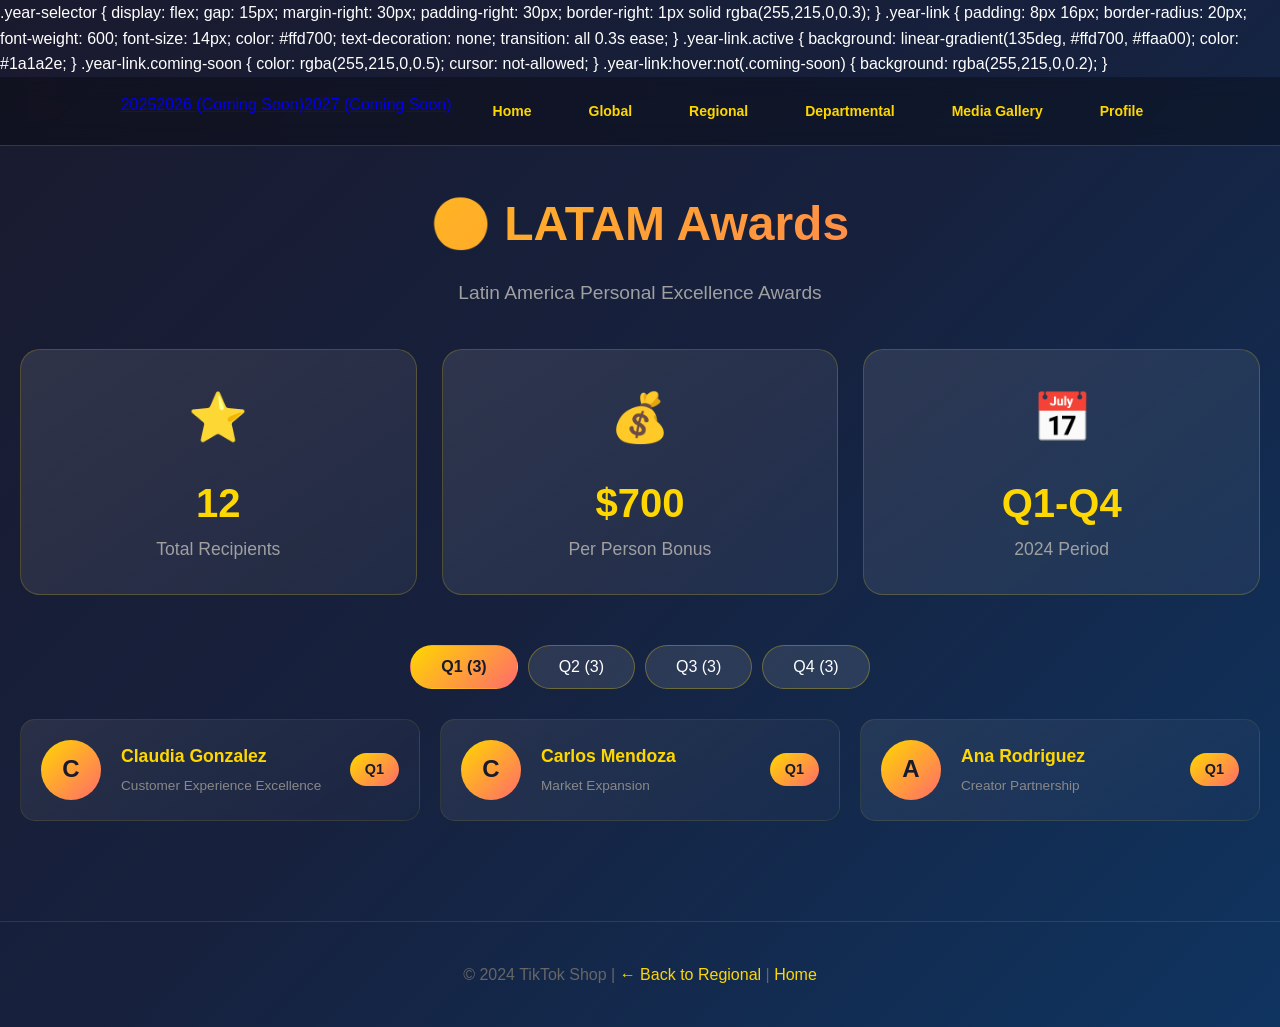
<file: latam.html>
<!DOCTYPE html>
<html lang="en">
<head>
    <meta charset="UTF-8">
    <meta name="viewport" content="width=device-width, initial-scale=1.0">
    <title>LATAM Awards - TikTok Shop Stars</title>
    
<style>
* {
    margin: 0;
    padding: 0;
    box-sizing: border-box;
}

body {
    font-family: 'Segoe UI', Tahoma, Geneva, Verdana, sans-serif;
    background: linear-gradient(135deg, #1a1a2e 0%, #16213e 50%, #0f3460 100%);
    min-height: 100vh;
    color: #fff;
    line-height: 1.6;
}

.nav-bar {
    background: rgba(0, 0, 0, 0.3);
    backdrop-filter: blur(10px);
    padding: 15px 30px;
    display: flex;
    gap: 25px;
    flex-wrap: wrap;
    justify-content: center;
    border-bottom: 1px solid rgba(255, 215, 0, 0.2);
    position: sticky;
    top: 0;
    z-index: 100;
}

.nav-link {
    color: #ffd700;
    text-decoration: none;
    font-weight: 600;
    padding: 8px 16px;
    border-radius: 25px;
    transition: all 0.3s ease;
    font-size: 14px;
}

.nav-link:hover {
    background: rgba(255, 215, 0, 0.2);
    transform: translateY(-2px);
}

.container {
    max-width: 1400px;
    margin: 0 auto;
    padding: 40px 20px;
}

h1 {
    font-size: 3em;
    background: linear-gradient(135deg, #ffd700, #ff6b6b);
    -webkit-background-clip: text;
    -webkit-text-fill-color: transparent;
    background-clip: text;
    text-align: center;
    margin-bottom: 15px;
}

h2 {
    font-size: 2em;
    color: #ffd700;
    text-align: center;
    margin-bottom: 30px;
}

.subtitle {
    text-align: center;
    color: #a0a0a0;
    font-size: 1.2em;
    margin-bottom: 40px;
}

/* 统计卡片 */
.stats-grid {
    display: grid;
    grid-template-columns: repeat(auto-fit, minmax(280px, 1fr));
    gap: 25px;
    margin-bottom: 50px;
}

.stat-card {
    background: linear-gradient(145deg, rgba(255,255,255,0.1), rgba(255,255,255,0.05));
    border-radius: 20px;
    padding: 30px;
    text-align: center;
    border: 1px solid rgba(255, 215, 0, 0.2);
    transition: all 0.3s ease;
}

.stat-card:hover {
    transform: translateY(-5px);
    border-color: rgba(255, 215, 0, 0.5);
    box-shadow: 0 10px 30px rgba(255, 215, 0, 0.1);
}

.stat-icon {
    font-size: 3em;
    margin-bottom: 15px;
}

.stat-number {
    font-size: 2.5em;
    font-weight: bold;
    color: #ffd700;
}

.stat-label {
    color: #a0a0a0;
    font-size: 1.1em;
}

/* 区域卡片入口 */
.region-grid {
    display: grid;
    grid-template-columns: repeat(auto-fit, minmax(300px, 1fr));
    gap: 30px;
    margin: 40px 0;
}

.region-card {
    background: linear-gradient(145deg, rgba(255,255,255,0.12), rgba(255,255,255,0.05));
    border-radius: 25px;
    padding: 35px;
    text-align: center;
    border: 2px solid transparent;
    transition: all 0.4s ease;
    cursor: pointer;
    text-decoration: none;
    color: white;
    position: relative;
    overflow: hidden;
}

.region-card::before {
    content: '';
    position: absolute;
    top: 0;
    left: -100%;
    width: 100%;
    height: 100%;
    background: linear-gradient(90deg, transparent, rgba(255,255,255,0.1), transparent);
    transition: left 0.5s;
}

.region-card:hover::before {
    left: 100%;
}

.region-card:hover {
    transform: scale(1.03);
    border-color: #ffd700;
    box-shadow: 0 15px 40px rgba(255, 215, 0, 0.2);
}

.region-icon {
    font-size: 4em;
    margin-bottom: 20px;
}

.region-title {
    font-size: 1.8em;
    color: #ffd700;
    margin-bottom: 10px;
}

.region-desc {
    color: #b0b0b0;
    font-size: 0.95em;
}

.region-stats {
    margin-top: 20px;
    padding-top: 20px;
    border-top: 1px solid rgba(255,255,255,0.1);
    display: flex;
    justify-content: space-around;
}

.region-stat {
    text-align: center;
}

.region-stat-value {
    font-size: 1.5em;
    color: #ff6b6b;
    font-weight: bold;
}

.region-stat-label {
    font-size: 0.85em;
    color: #888;
}

/* Tab导航 */
.tabs {
    display: flex;
    gap: 10px;
    margin-bottom: 30px;
    flex-wrap: wrap;
    justify-content: center;
}

.tab-btn {
    background: rgba(255, 255, 255, 0.1);
    border: 1px solid rgba(255, 215, 0, 0.3);
    color: #fff;
    padding: 12px 30px;
    border-radius: 30px;
    cursor: pointer;
    font-size: 1em;
    transition: all 0.3s ease;
}

.tab-btn:hover, .tab-btn.active {
    background: linear-gradient(135deg, #ffd700, #ff6b6b);
    border-color: transparent;
    color: #1a1a2e;
    font-weight: bold;
}

.tab-content {
    display: none;
}

.tab-content.active {
    display: block;
}

/* 项目卡片 */
.project-grid {
    display: grid;
    grid-template-columns: repeat(auto-fill, minmax(400px, 1fr));
    gap: 25px;
}

.project-card {
    background: linear-gradient(145deg, rgba(255,255,255,0.1), rgba(255,255,255,0.03));
    border-radius: 20px;
    padding: 25px;
    border: 1px solid rgba(255, 215, 0, 0.15);
    transition: all 0.3s ease;
}

.project-card:hover {
    transform: translateY(-5px);
    border-color: rgba(255, 215, 0, 0.4);
    box-shadow: 0 10px 30px rgba(0, 0, 0, 0.3);
}

.project-header {
    display: flex;
    justify-content: space-between;
    align-items: flex-start;
    margin-bottom: 15px;
}

.project-name {
    font-size: 1.3em;
    color: #ffd700;
    font-weight: bold;
    flex: 1;
    padding-right: 15px;
}

.bonus-badge {
    background: linear-gradient(135deg, #ffd700, #ff6b6b);
    color: #1a1a2e;
    padding: 5px 15px;
    border-radius: 20px;
    font-weight: bold;
    font-size: 0.9em;
    white-space: nowrap;
}

.project-meta {
    display: flex;
    gap: 20px;
    margin-bottom: 15px;
    flex-wrap: wrap;
}

.meta-item {
    display: flex;
    align-items: center;
    gap: 5px;
    color: #a0a0a0;
    font-size: 0.9em;
}

.meta-icon {
    color: #ffd700;
}

.team-award {
    background: rgba(255, 107, 107, 0.2);
    color: #ff6b6b;
    padding: 8px 15px;
    border-radius: 10px;
    font-size: 0.85em;
    margin-bottom: 15px;
    display: inline-block;
}

.members-section {
    margin-bottom: 15px;
}

.members-label {
    color: #888;
    font-size: 0.85em;
    margin-bottom: 8px;
}

.members-list {
    display: flex;
    flex-wrap: wrap;
    gap: 8px;
}

.member-tag {
    background: rgba(255, 215, 0, 0.15);
    color: #ffd700;
    padding: 5px 12px;
    border-radius: 15px;
    font-size: 0.85em;
}

.reason-section {
    margin-top: 15px;
}

.reason-toggle {
    background: rgba(255, 255, 255, 0.05);
    border: none;
    color: #a0a0a0;
    padding: 10px 20px;
    border-radius: 10px;
    cursor: pointer;
    width: 100%;
    text-align: center;
    transition: all 0.3s;
    font-size: 0.9em;
}

.reason-toggle:hover {
    background: rgba(255, 255, 255, 0.1);
    color: #fff;
}

.reason-content {
    max-height: 0;
    overflow: hidden;
    transition: max-height 0.5s ease;
    background: rgba(0, 0, 0, 0.2);
    border-radius: 10px;
    margin-top: 10px;
}

.reason-content.expanded {
    max-height: 500px;
    overflow-y: auto;
}

.reason-text {
    padding: 15px;
    font-size: 0.9em;
    color: #c0c0c0;
    line-height: 1.8;
    white-space: pre-wrap;
}

/* 个人奖卡片 */
.person-grid {
    display: grid;
    grid-template-columns: repeat(auto-fill, minmax(350px, 1fr));
    gap: 20px;
}

.person-card {
    background: linear-gradient(145deg, rgba(255,255,255,0.08), rgba(255,255,255,0.02));
    border-radius: 15px;
    padding: 20px;
    display: flex;
    align-items: center;
    gap: 20px;
    border: 1px solid rgba(255, 215, 0, 0.1);
    transition: all 0.3s ease;
}

.person-card:hover {
    transform: translateX(5px);
    border-color: rgba(255, 215, 0, 0.3);
}

.person-avatar {
    width: 60px;
    height: 60px;
    border-radius: 50%;
    background: linear-gradient(135deg, #ffd700, #ff6b6b);
    display: flex;
    align-items: center;
    justify-content: center;
    font-size: 1.5em;
    font-weight: bold;
    color: #1a1a2e;
    flex-shrink: 0;
}

.person-info {
    flex: 1;
}

.person-name {
    color: #ffd700;
    font-size: 1.1em;
    font-weight: bold;
    margin-bottom: 5px;
}

.person-project {
    color: #888;
    font-size: 0.85em;
}

.person-bonus {
    background: linear-gradient(135deg, #ff6b6b, #ffd700);
    color: #1a1a2e;
    padding: 8px 15px;
    border-radius: 20px;
    font-weight: bold;
    font-size: 0.9em;
}

/* 点赞和评论 */
.interaction-bar {
    display: flex;
    gap: 15px;
    margin-top: 15px;
    padding-top: 15px;
    border-top: 1px solid rgba(255,255,255,0.1);
}

.like-btn, .comment-btn {
    background: rgba(255, 255, 255, 0.05);
    border: 1px solid rgba(255, 255, 255, 0.2);
    color: #a0a0a0;
    padding: 8px 16px;
    border-radius: 20px;
    cursor: pointer;
    transition: all 0.3s;
    display: flex;
    align-items: center;
    gap: 5px;
    font-size: 0.85em;
}

.like-btn:hover, .comment-btn:hover {
    background: rgba(255, 215, 0, 0.2);
    border-color: #ffd700;
    color: #ffd700;
}

.like-btn.liked {
    background: rgba(255, 107, 107, 0.3);
    border-color: #ff6b6b;
    color: #ff6b6b;
}

/* 评论区 */
.comment-section {
    margin-top: 15px;
    display: none;
}

.comment-section.show {
    display: block;
}

.comment-input {
    width: 100%;
    background: rgba(255, 255, 255, 0.05);
    border: 1px solid rgba(255, 255, 255, 0.2);
    border-radius: 10px;
    padding: 12px;
    color: #fff;
    font-size: 0.9em;
    resize: vertical;
    min-height: 60px;
}

.comment-input:focus {
    outline: none;
    border-color: #ffd700;
}

.comment-submit {
    background: linear-gradient(135deg, #ffd700, #ff6b6b);
    border: none;
    color: #1a1a2e;
    padding: 10px 25px;
    border-radius: 20px;
    cursor: pointer;
    margin-top: 10px;
    font-weight: bold;
    transition: all 0.3s;
}

.comment-submit:hover {
    transform: scale(1.05);
}

.comments-list {
    margin-top: 15px;
    max-height: 200px;
    overflow-y: auto;
}

.comment-item {
    background: rgba(255, 255, 255, 0.05);
    border-radius: 10px;
    padding: 12px;
    margin-bottom: 10px;
}

.comment-author {
    color: #ffd700;
    font-weight: bold;
    font-size: 0.85em;
}

.comment-text {
    color: #c0c0c0;
    font-size: 0.9em;
    margin-top: 5px;
}

.comment-time {
    color: #666;
    font-size: 0.75em;
    margin-top: 5px;
}

/* 底部 */
.footer {
    text-align: center;
    padding: 40px;
    color: #666;
    border-top: 1px solid rgba(255, 255, 255, 0.1);
    margin-top: 60px;
}

.footer a {
    color: #ffd700;
    text-decoration: none;
}

/* 空状态 */
.empty-state {
    text-align: center;
    padding: 60px;
    color: #888;
}

.empty-icon {
    font-size: 4em;
    margin-bottom: 20px;
}

/* 响应式 */
@media (max-width: 768px) {
    h1 { font-size: 2em; }
    h2 { font-size: 1.5em; }
    .project-grid, .person-grid { grid-template-columns: 1fr; }
    .nav-bar { gap: 10px; padding: 10px 15px; }
    .nav-link { padding: 6px 12px; font-size: 12px; }
    .region-grid { grid-template-columns: 1fr; }
}
</style>
.year-selector {
  display: flex;
  gap: 15px;
  margin-right: 30px;
  padding-right: 30px;
  border-right: 1px solid rgba(255,215,0,0.3);
}
.year-link {
  padding: 8px 16px;
  border-radius: 20px;
  font-weight: 600;
  font-size: 14px;
  color: #ffd700;
  text-decoration: none;
  transition: all 0.3s ease;
}
.year-link.active {
  background: linear-gradient(135deg, #ffd700, #ffaa00);
  color: #1a1a2e;
}
.year-link.coming-soon {
  color: rgba(255,215,0,0.5);
  cursor: not-allowed;
}
.year-link:hover:not(.coming-soon) {
  background: rgba(255,215,0,0.2);
}

</head>
<body>
    
<div class="nav-bar"><div class="year-selector"><a href="#" class="year-link active">2025</a><a href="#" class="year-link coming-soon">2026 (Coming Soon)</a><a href="#" class="year-link coming-soon">2027 (Coming Soon)</a></div>
    <a href="https://lan-zhang-168898.github.io/tiktok-awards/" class="nav-link">Home</a>
    <a href="https://lan-zhang-168898.github.io/tiktok-awards/global.html" class="nav-link">Global</a>
    <a href="https://lan-zhang-168898.github.io/tiktok-awards/regional.html" class="nav-link">Regional</a>
    <a href="https://lan-zhang-168898.github.io/tiktok-awards/" class="nav-link">Departmental</a>
    <a href="https://lan-zhang-168898.github.io/tiktok-awards/" class="nav-link">Media Gallery</a>
    <a href="https://lan-zhang-168898.github.io/tiktok-awards/" class="nav-link">Profile</a>
</div>

    
    <div class="container">
        <h1>🌎 LATAM Awards</h1>
        <p class="subtitle">Latin America Personal Excellence Awards</p>
        
        <div class="stats-grid">
            <div class="stat-card">
                <div class="stat-icon">⭐</div>
                <div class="stat-number">12</div>
                <div class="stat-label">Total Recipients</div>
            </div>
            <div class="stat-card">
                <div class="stat-icon">💰</div>
                <div class="stat-number">$700</div>
                <div class="stat-label">Per Person Bonus</div>
            </div>
            <div class="stat-card">
                <div class="stat-icon">📅</div>
                <div class="stat-number">Q1-Q4</div>
                <div class="stat-label">2024 Period</div>
            </div>
        </div>
        
        <div class="tabs">
            <button class="tab-btn active" onclick="switchTab('q1')">Q1 (3)</button>
            <button class="tab-btn" onclick="switchTab('q2')">Q2 (3)</button>
            <button class="tab-btn" onclick="switchTab('q3')">Q3 (3)</button>
            <button class="tab-btn" onclick="switchTab('q4')">Q4 (3)</button>
        </div>
        
        <div id="q1" class="tab-content active">
            <div class="person-grid">
                
<div class="person-card" id="latam_0">
    <div class="person-avatar">C</div>
    <div class="person-info">
        <div class="person-name">Claudia Gonzalez</div>
        <div class="person-project">Customer Experience Excellence</div>
    </div>
    <div class="bonus-badge">Q1</div>
</div>
<div class="person-card" id="latam_1">
    <div class="person-avatar">C</div>
    <div class="person-info">
        <div class="person-name">Carlos Mendoza</div>
        <div class="person-project">Market Expansion</div>
    </div>
    <div class="bonus-badge">Q1</div>
</div>
<div class="person-card" id="latam_2">
    <div class="person-avatar">A</div>
    <div class="person-info">
        <div class="person-name">Ana Rodriguez</div>
        <div class="person-project">Creator Partnership</div>
    </div>
    <div class="bonus-badge">Q1</div>
</div>
            </div>
        </div>
        
        <div id="q2" class="tab-content">
            <div class="person-grid">
                
<div class="person-card" id="latam_3">
    <div class="person-avatar">D</div>
    <div class="person-info">
        <div class="person-name">Diego Fernandez</div>
        <div class="person-project">Seller Acquisition</div>
    </div>
    <div class="bonus-badge">Q2</div>
</div>
<div class="person-card" id="latam_4">
    <div class="person-avatar">M</div>
    <div class="person-info">
        <div class="person-name">Maria Santos</div>
        <div class="person-project">Logistics Optimization</div>
    </div>
    <div class="bonus-badge">Q2</div>
</div>
<div class="person-card" id="latam_5">
    <div class="person-avatar">R</div>
    <div class="person-info">
        <div class="person-name">Roberto Lima</div>
        <div class="person-project">Payment Solutions</div>
    </div>
    <div class="bonus-badge">Q2</div>
</div>
            </div>
        </div>
        
        <div id="q3" class="tab-content">
            <div class="person-grid">
                
<div class="person-card" id="latam_6">
    <div class="person-avatar">P</div>
    <div class="person-info">
        <div class="person-name">Paula Torres</div>
        <div class="person-project">Marketing Campaign</div>
    </div>
    <div class="bonus-badge">Q3</div>
</div>
<div class="person-card" id="latam_7">
    <div class="person-avatar">J</div>
    <div class="person-info">
        <div class="person-name">Juan Carlos</div>
        <div class="person-project">Content Strategy</div>
    </div>
    <div class="bonus-badge">Q3</div>
</div>
<div class="person-card" id="latam_8">
    <div class="person-avatar">S</div>
    <div class="person-info">
        <div class="person-name">Sofia Martinez</div>
        <div class="person-project">Brand Partnerships</div>
    </div>
    <div class="bonus-badge">Q3</div>
</div>
            </div>
        </div>
        
        <div id="q4" class="tab-content">
            <div class="person-grid">
                
<div class="person-card" id="latam_9">
    <div class="person-avatar">L</div>
    <div class="person-info">
        <div class="person-name">Lucas Oliveira</div>
        <div class="person-project">Year-End Campaign</div>
    </div>
    <div class="bonus-badge">Q4</div>
</div>
<div class="person-card" id="latam_10">
    <div class="person-avatar">I</div>
    <div class="person-info">
        <div class="person-name">Isabella Reyes</div>
        <div class="person-project">Holiday Sales</div>
    </div>
    <div class="bonus-badge">Q4</div>
</div>
<div class="person-card" id="latam_11">
    <div class="person-avatar">M</div>
    <div class="person-info">
        <div class="person-name">Miguel Castro</div>
        <div class="person-project">Year-End Review</div>
    </div>
    <div class="bonus-badge">Q4</div>
</div>
            </div>
        </div>
    </div>
    
    <div class="footer">
        <p>© 2024 TikTok Shop | <a href="https://lan-zhang-168898.github.io/tiktok-awards/regional.html">← Back to Regional</a> | <a href="main.html">Home</a></p>
    </div>
    
    
<script>
// Tab切换
function switchTab(tabId) {
    document.querySelectorAll('.tab-btn').forEach(btn => btn.classList.remove('active'));
    document.querySelectorAll('.tab-content').forEach(content => content.classList.remove('active'));
    document.querySelector(`[onclick="switchTab('${tabId}')"]`).classList.add('active');
    document.getElementById(tabId).classList.add('active');
}

// 展开/收起获奖理由
function toggleReason(btn) {
    const content = btn.nextElementSibling;
    if (content.classList.contains('expanded')) {
        content.classList.remove('expanded');
        btn.textContent = 'Show Reason ▼';
    } else {
        content.classList.add('expanded');
        btn.textContent = 'Hide Reason ▲';
    }
}

// 点赞功能
let likedItems = JSON.parse(localStorage.getItem('likedItems') || '{}');

function toggleLike(projectName, type) {
    const key = `${type}_${projectName}`;
    const btn = event.target.closest('.like-btn');
    
    if (likedItems[key]) {
        likedItems[key]--;
        btn.classList.remove('liked');
    } else {
        likedItems[key] = 1;
        btn.classList.add('liked');
    }
    
    localStorage.setItem('likedItems', JSON.stringify(likedItems));
    updateLikeCount(projectName, type);
}

function updateLikeCount(projectName, type) {
    const key = `${type}_${projectName}`;
    const count = likedItems[key] || 0;
    const countSpan = document.querySelector(`[data-like="${key}"]`);
    if (countSpan) {
        countSpan.textContent = count;
    }
}

// 初始化点赞状态
document.querySelectorAll('.like-btn').forEach(btn => {
    const projectName = btn.dataset.project;
    const type = btn.dataset.type;
    const key = `${type}_${projectName}`;
    if (likedItems[key]) {
        btn.classList.add('liked');
    }
});

// 评论区
function toggleComment(projectName) {
    const section = document.querySelector(`[data-comment="${projectName}"]`);
    section.classList.toggle('show');
}

function submitComment(projectName) {
    const input = document.querySelector(`[data-comment="${projectName}"] .comment-input`);
    const text = input.value.trim();
    if (!text) return;
    
    const list = document.querySelector(`[data-comment="${projectName}"] .comments-list`);
    const comment = document.createElement('div');
    comment.className = 'comment-item';
    comment.innerHTML = `
        <div class="comment-author">Anonymous</div>
        <div class="comment-text">${text}</div>
        <div class="comment-time">Just now</div>
    `;
    list.insertBefore(comment, list.firstChild);
    input.value = '';
}
</script>

</body>
</html>
</file>
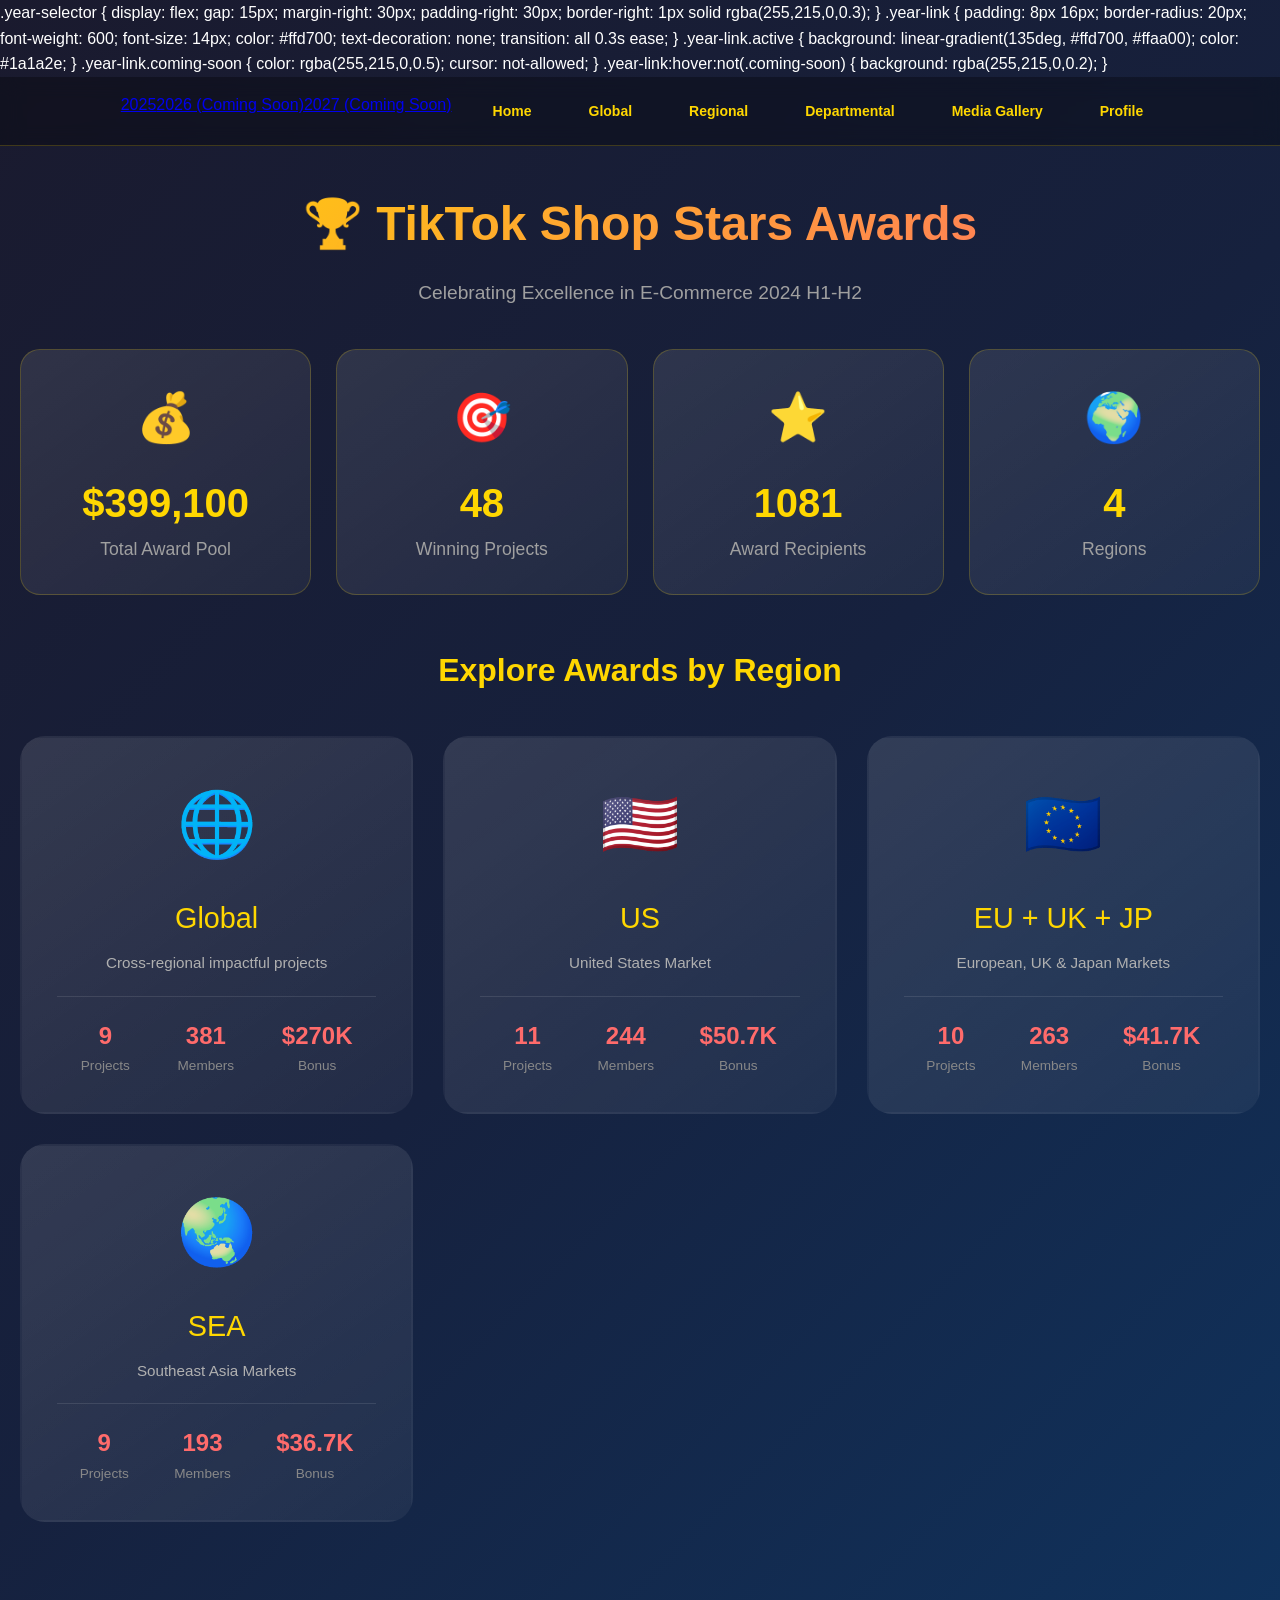
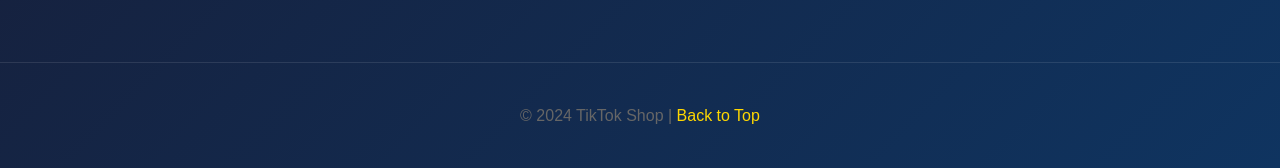
<file: main.html>
<!DOCTYPE html>
<html lang="en">
<head>
    <meta charset="UTF-8">
    <meta name="viewport" content="width=device-width, initial-scale=1.0">
    <title>TikTok Shop Stars Awards 2024 H1-H2</title>
    
<style>
* {
    margin: 0;
    padding: 0;
    box-sizing: border-box;
}

body {
    font-family: 'Segoe UI', Tahoma, Geneva, Verdana, sans-serif;
    background: linear-gradient(135deg, #1a1a2e 0%, #16213e 50%, #0f3460 100%);
    min-height: 100vh;
    color: #fff;
    line-height: 1.6;
}

.nav-bar {
    background: rgba(0, 0, 0, 0.3);
    backdrop-filter: blur(10px);
    padding: 15px 30px;
    display: flex;
    gap: 25px;
    flex-wrap: wrap;
    justify-content: center;
    border-bottom: 1px solid rgba(255, 215, 0, 0.2);
    position: sticky;
    top: 0;
    z-index: 100;
}

.nav-link {
    color: #ffd700;
    text-decoration: none;
    font-weight: 600;
    padding: 8px 16px;
    border-radius: 25px;
    transition: all 0.3s ease;
    font-size: 14px;
}

.nav-link:hover {
    background: rgba(255, 215, 0, 0.2);
    transform: translateY(-2px);
}

.container {
    max-width: 1400px;
    margin: 0 auto;
    padding: 40px 20px;
}

h1 {
    font-size: 3em;
    background: linear-gradient(135deg, #ffd700, #ff6b6b);
    -webkit-background-clip: text;
    -webkit-text-fill-color: transparent;
    background-clip: text;
    text-align: center;
    margin-bottom: 15px;
}

h2 {
    font-size: 2em;
    color: #ffd700;
    text-align: center;
    margin-bottom: 30px;
}

.subtitle {
    text-align: center;
    color: #a0a0a0;
    font-size: 1.2em;
    margin-bottom: 40px;
}

/* 统计卡片 */
.stats-grid {
    display: grid;
    grid-template-columns: repeat(auto-fit, minmax(280px, 1fr));
    gap: 25px;
    margin-bottom: 50px;
}

.stat-card {
    background: linear-gradient(145deg, rgba(255,255,255,0.1), rgba(255,255,255,0.05));
    border-radius: 20px;
    padding: 30px;
    text-align: center;
    border: 1px solid rgba(255, 215, 0, 0.2);
    transition: all 0.3s ease;
}

.stat-card:hover {
    transform: translateY(-5px);
    border-color: rgba(255, 215, 0, 0.5);
    box-shadow: 0 10px 30px rgba(255, 215, 0, 0.1);
}

.stat-icon {
    font-size: 3em;
    margin-bottom: 15px;
}

.stat-number {
    font-size: 2.5em;
    font-weight: bold;
    color: #ffd700;
}

.stat-label {
    color: #a0a0a0;
    font-size: 1.1em;
}

/* 区域卡片入口 */
.region-grid {
    display: grid;
    grid-template-columns: repeat(auto-fit, minmax(300px, 1fr));
    gap: 30px;
    margin: 40px 0;
}

.region-card {
    background: linear-gradient(145deg, rgba(255,255,255,0.12), rgba(255,255,255,0.05));
    border-radius: 25px;
    padding: 35px;
    text-align: center;
    border: 2px solid transparent;
    transition: all 0.4s ease;
    cursor: pointer;
    text-decoration: none;
    color: white;
    position: relative;
    overflow: hidden;
}

.region-card::before {
    content: '';
    position: absolute;
    top: 0;
    left: -100%;
    width: 100%;
    height: 100%;
    background: linear-gradient(90deg, transparent, rgba(255,255,255,0.1), transparent);
    transition: left 0.5s;
}

.region-card:hover::before {
    left: 100%;
}

.region-card:hover {
    transform: scale(1.03);
    border-color: #ffd700;
    box-shadow: 0 15px 40px rgba(255, 215, 0, 0.2);
}

.region-icon {
    font-size: 4em;
    margin-bottom: 20px;
}

.region-title {
    font-size: 1.8em;
    color: #ffd700;
    margin-bottom: 10px;
}

.region-desc {
    color: #b0b0b0;
    font-size: 0.95em;
}

.region-stats {
    margin-top: 20px;
    padding-top: 20px;
    border-top: 1px solid rgba(255,255,255,0.1);
    display: flex;
    justify-content: space-around;
}

.region-stat {
    text-align: center;
}

.region-stat-value {
    font-size: 1.5em;
    color: #ff6b6b;
    font-weight: bold;
}

.region-stat-label {
    font-size: 0.85em;
    color: #888;
}

/* Tab导航 */
.tabs {
    display: flex;
    gap: 10px;
    margin-bottom: 30px;
    flex-wrap: wrap;
    justify-content: center;
}

.tab-btn {
    background: rgba(255, 255, 255, 0.1);
    border: 1px solid rgba(255, 215, 0, 0.3);
    color: #fff;
    padding: 12px 30px;
    border-radius: 30px;
    cursor: pointer;
    font-size: 1em;
    transition: all 0.3s ease;
}

.tab-btn:hover, .tab-btn.active {
    background: linear-gradient(135deg, #ffd700, #ff6b6b);
    border-color: transparent;
    color: #1a1a2e;
    font-weight: bold;
}

.tab-content {
    display: none;
}

.tab-content.active {
    display: block;
}

/* 项目卡片 */
.project-grid {
    display: grid;
    grid-template-columns: repeat(auto-fill, minmax(400px, 1fr));
    gap: 25px;
}

.project-card {
    background: linear-gradient(145deg, rgba(255,255,255,0.1), rgba(255,255,255,0.03));
    border-radius: 20px;
    padding: 25px;
    border: 1px solid rgba(255, 215, 0, 0.15);
    transition: all 0.3s ease;
}

.project-card:hover {
    transform: translateY(-5px);
    border-color: rgba(255, 215, 0, 0.4);
    box-shadow: 0 10px 30px rgba(0, 0, 0, 0.3);
}

.project-header {
    display: flex;
    justify-content: space-between;
    align-items: flex-start;
    margin-bottom: 15px;
}

.project-name {
    font-size: 1.3em;
    color: #ffd700;
    font-weight: bold;
    flex: 1;
    padding-right: 15px;
}

.bonus-badge {
    background: linear-gradient(135deg, #ffd700, #ff6b6b);
    color: #1a1a2e;
    padding: 5px 15px;
    border-radius: 20px;
    font-weight: bold;
    font-size: 0.9em;
    white-space: nowrap;
}

.project-meta {
    display: flex;
    gap: 20px;
    margin-bottom: 15px;
    flex-wrap: wrap;
}

.meta-item {
    display: flex;
    align-items: center;
    gap: 5px;
    color: #a0a0a0;
    font-size: 0.9em;
}

.meta-icon {
    color: #ffd700;
}

.team-award {
    background: rgba(255, 107, 107, 0.2);
    color: #ff6b6b;
    padding: 8px 15px;
    border-radius: 10px;
    font-size: 0.85em;
    margin-bottom: 15px;
    display: inline-block;
}

.members-section {
    margin-bottom: 15px;
}

.members-label {
    color: #888;
    font-size: 0.85em;
    margin-bottom: 8px;
}

.members-list {
    display: flex;
    flex-wrap: wrap;
    gap: 8px;
}

.member-tag {
    background: rgba(255, 215, 0, 0.15);
    color: #ffd700;
    padding: 5px 12px;
    border-radius: 15px;
    font-size: 0.85em;
}

.reason-section {
    margin-top: 15px;
}

.reason-toggle {
    background: rgba(255, 255, 255, 0.05);
    border: none;
    color: #a0a0a0;
    padding: 10px 20px;
    border-radius: 10px;
    cursor: pointer;
    width: 100%;
    text-align: center;
    transition: all 0.3s;
    font-size: 0.9em;
}

.reason-toggle:hover {
    background: rgba(255, 255, 255, 0.1);
    color: #fff;
}

.reason-content {
    max-height: 0;
    overflow: hidden;
    transition: max-height 0.5s ease;
    background: rgba(0, 0, 0, 0.2);
    border-radius: 10px;
    margin-top: 10px;
}

.reason-content.expanded {
    max-height: 500px;
    overflow-y: auto;
}

.reason-text {
    padding: 15px;
    font-size: 0.9em;
    color: #c0c0c0;
    line-height: 1.8;
    white-space: pre-wrap;
}

/* 个人奖卡片 */
.person-grid {
    display: grid;
    grid-template-columns: repeat(auto-fill, minmax(350px, 1fr));
    gap: 20px;
}

.person-card {
    background: linear-gradient(145deg, rgba(255,255,255,0.08), rgba(255,255,255,0.02));
    border-radius: 15px;
    padding: 20px;
    display: flex;
    align-items: center;
    gap: 20px;
    border: 1px solid rgba(255, 215, 0, 0.1);
    transition: all 0.3s ease;
}

.person-card:hover {
    transform: translateX(5px);
    border-color: rgba(255, 215, 0, 0.3);
}

.person-avatar {
    width: 60px;
    height: 60px;
    border-radius: 50%;
    background: linear-gradient(135deg, #ffd700, #ff6b6b);
    display: flex;
    align-items: center;
    justify-content: center;
    font-size: 1.5em;
    font-weight: bold;
    color: #1a1a2e;
    flex-shrink: 0;
}

.person-info {
    flex: 1;
}

.person-name {
    color: #ffd700;
    font-size: 1.1em;
    font-weight: bold;
    margin-bottom: 5px;
}

.person-project {
    color: #888;
    font-size: 0.85em;
}

.person-bonus {
    background: linear-gradient(135deg, #ff6b6b, #ffd700);
    color: #1a1a2e;
    padding: 8px 15px;
    border-radius: 20px;
    font-weight: bold;
    font-size: 0.9em;
}

/* 点赞和评论 */
.interaction-bar {
    display: flex;
    gap: 15px;
    margin-top: 15px;
    padding-top: 15px;
    border-top: 1px solid rgba(255,255,255,0.1);
}

.like-btn, .comment-btn {
    background: rgba(255, 255, 255, 0.05);
    border: 1px solid rgba(255, 255, 255, 0.2);
    color: #a0a0a0;
    padding: 8px 16px;
    border-radius: 20px;
    cursor: pointer;
    transition: all 0.3s;
    display: flex;
    align-items: center;
    gap: 5px;
    font-size: 0.85em;
}

.like-btn:hover, .comment-btn:hover {
    background: rgba(255, 215, 0, 0.2);
    border-color: #ffd700;
    color: #ffd700;
}

.like-btn.liked {
    background: rgba(255, 107, 107, 0.3);
    border-color: #ff6b6b;
    color: #ff6b6b;
}

/* 评论区 */
.comment-section {
    margin-top: 15px;
    display: none;
}

.comment-section.show {
    display: block;
}

.comment-input {
    width: 100%;
    background: rgba(255, 255, 255, 0.05);
    border: 1px solid rgba(255, 255, 255, 0.2);
    border-radius: 10px;
    padding: 12px;
    color: #fff;
    font-size: 0.9em;
    resize: vertical;
    min-height: 60px;
}

.comment-input:focus {
    outline: none;
    border-color: #ffd700;
}

.comment-submit {
    background: linear-gradient(135deg, #ffd700, #ff6b6b);
    border: none;
    color: #1a1a2e;
    padding: 10px 25px;
    border-radius: 20px;
    cursor: pointer;
    margin-top: 10px;
    font-weight: bold;
    transition: all 0.3s;
}

.comment-submit:hover {
    transform: scale(1.05);
}

.comments-list {
    margin-top: 15px;
    max-height: 200px;
    overflow-y: auto;
}

.comment-item {
    background: rgba(255, 255, 255, 0.05);
    border-radius: 10px;
    padding: 12px;
    margin-bottom: 10px;
}

.comment-author {
    color: #ffd700;
    font-weight: bold;
    font-size: 0.85em;
}

.comment-text {
    color: #c0c0c0;
    font-size: 0.9em;
    margin-top: 5px;
}

.comment-time {
    color: #666;
    font-size: 0.75em;
    margin-top: 5px;
}

/* 底部 */
.footer {
    text-align: center;
    padding: 40px;
    color: #666;
    border-top: 1px solid rgba(255, 255, 255, 0.1);
    margin-top: 60px;
}

.footer a {
    color: #ffd700;
    text-decoration: none;
}

/* 空状态 */
.empty-state {
    text-align: center;
    padding: 60px;
    color: #888;
}

.empty-icon {
    font-size: 4em;
    margin-bottom: 20px;
}

/* 响应式 */
@media (max-width: 768px) {
    h1 { font-size: 2em; }
    h2 { font-size: 1.5em; }
    .project-grid, .person-grid { grid-template-columns: 1fr; }
    .nav-bar { gap: 10px; padding: 10px 15px; }
    .nav-link { padding: 6px 12px; font-size: 12px; }
    .region-grid { grid-template-columns: 1fr; }
}
</style>
.year-selector {
  display: flex;
  gap: 15px;
  margin-right: 30px;
  padding-right: 30px;
  border-right: 1px solid rgba(255,215,0,0.3);
}
.year-link {
  padding: 8px 16px;
  border-radius: 20px;
  font-weight: 600;
  font-size: 14px;
  color: #ffd700;
  text-decoration: none;
  transition: all 0.3s ease;
}
.year-link.active {
  background: linear-gradient(135deg, #ffd700, #ffaa00);
  color: #1a1a2e;
}
.year-link.coming-soon {
  color: rgba(255,215,0,0.5);
  cursor: not-allowed;
}
.year-link:hover:not(.coming-soon) {
  background: rgba(255,215,0,0.2);
}

</head>
<body>
    
<div class="nav-bar"><div class="year-selector"><a href="#" class="year-link active">2025</a><a href="#" class="year-link coming-soon">2026 (Coming Soon)</a><a href="#" class="year-link coming-soon">2027 (Coming Soon)</a></div>
    <a href="https://lan-zhang-168898.github.io/tiktok-awards/" class="nav-link">Home</a>
    <a href="https://lan-zhang-168898.github.io/tiktok-awards/global.html" class="nav-link">Global</a>
    <a href="https://lan-zhang-168898.github.io/tiktok-awards/regional.html" class="nav-link">Regional</a>
    <a href="https://lan-zhang-168898.github.io/tiktok-awards/" class="nav-link">Departmental</a>
    <a href="https://lan-zhang-168898.github.io/tiktok-awards/" class="nav-link">Media Gallery</a>
    <a href="https://lan-zhang-168898.github.io/tiktok-awards/" class="nav-link">Profile</a>
</div>

    
    <div class="container">
        <h1>🏆 TikTok Shop Stars Awards</h1>
        <p class="subtitle">Celebrating Excellence in E-Commerce 2024 H1-H2</p>
        
        <div class="stats-grid">
            <div class="stat-card">
                <div class="stat-icon">💰</div>
                <div class="stat-number">$399,100</div>
                <div class="stat-label">Total Award Pool</div>
            </div>
            <div class="stat-card">
                <div class="stat-icon">🎯</div>
                <div class="stat-number">48</div>
                <div class="stat-label">Winning Projects</div>
            </div>
            <div class="stat-card">
                <div class="stat-icon">⭐</div>
                <div class="stat-number">1081</div>
                <div class="stat-label">Award Recipients</div>
            </div>
            <div class="stat-card">
                <div class="stat-icon">🌍</div>
                <div class="stat-number">4</div>
                <div class="stat-label">Regions</div>
            </div>
        </div>
        
        <h2>Explore Awards by Region</h2>
        
        <div class="region-grid">
            <a href="https://lan-zhang-168898.github.io/tiktok-awards/global.html" class="region-card">
                <div class="region-icon">🌐</div>
                <div class="region-title">Global</div>
                <div class="region-desc">Cross-regional impactful projects</div>
                <div class="region-stats">
                    <div class="region-stat">
                        <div class="region-stat-value">9</div>
                        <div class="region-stat-label">Projects</div>
                    </div>
                    <div class="region-stat">
                        <div class="region-stat-value">381</div>
                        <div class="region-stat-label">Members</div>
                    </div>
                    <div class="region-stat">
                        <div class="region-stat-value">$270K</div>
                        <div class="region-stat-label">Bonus</div>
                    </div>
                </div>
            </a>
            
            <a href="https://lan-zhang-168898.github.io/tiktok-awards/regional.html" class="region-card">
                <div class="region-icon">🇺🇸</div>
                <div class="region-title">US</div>
                <div class="region-desc">United States Market</div>
                <div class="region-stats">
                    <div class="region-stat">
                        <div class="region-stat-value">11</div>
                        <div class="region-stat-label">Projects</div>
                    </div>
                    <div class="region-stat">
                        <div class="region-stat-value">244</div>
                        <div class="region-stat-label">Members</div>
                    </div>
                    <div class="region-stat">
                        <div class="region-stat-value">$50.7K</div>
                        <div class="region-stat-label">Bonus</div>
                    </div>
                </div>
            </a>
            
            <a href="https://lan-zhang-168898.github.io/tiktok-awards/regional.html" class="region-card">
                <div class="region-icon">🇪🇺</div>
                <div class="region-title">EU + UK + JP</div>
                <div class="region-desc">European, UK & Japan Markets</div>
                <div class="region-stats">
                    <div class="region-stat">
                        <div class="region-stat-value">10</div>
                        <div class="region-stat-label">Projects</div>
                    </div>
                    <div class="region-stat">
                        <div class="region-stat-value">263</div>
                        <div class="region-stat-label">Members</div>
                    </div>
                    <div class="region-stat">
                        <div class="region-stat-value">$41.7K</div>
                        <div class="region-stat-label">Bonus</div>
                    </div>
                </div>
            </a>
            
            <a href="https://lan-zhang-168898.github.io/tiktok-awards/regional.html" class="region-card">
                <div class="region-icon">🌏</div>
                <div class="region-title">SEA</div>
                <div class="region-desc">Southeast Asia Markets</div>
                <div class="region-stats">
                    <div class="region-stat">
                        <div class="region-stat-value">9</div>
                        <div class="region-stat-label">Projects</div>
                    </div>
                    <div class="region-stat">
                        <div class="region-stat-value">193</div>
                        <div class="region-stat-label">Members</div>
                    </div>
                    <div class="region-stat">
                        <div class="region-stat-value">$36.7K</div>
                        <div class="region-stat-label">Bonus</div>
                    </div>
                </div>
            </a>
        </div>
    </div>
    
    <div class="footer">
        <p>© 2024 TikTok Shop | <a href="https://lan-zhang-168898.github.io/tiktok-awards/">Back to Top</a></p>
    </div>
    
    
<script>
// Tab切换
function switchTab(tabId) {
    document.querySelectorAll('.tab-btn').forEach(btn => btn.classList.remove('active'));
    document.querySelectorAll('.tab-content').forEach(content => content.classList.remove('active'));
    document.querySelector(`[onclick="switchTab('${tabId}')"]`).classList.add('active');
    document.getElementById(tabId).classList.add('active');
}

// 展开/收起获奖理由
function toggleReason(btn) {
    const content = btn.nextElementSibling;
    if (content.classList.contains('expanded')) {
        content.classList.remove('expanded');
        btn.textContent = 'Show Reason ▼';
    } else {
        content.classList.add('expanded');
        btn.textContent = 'Hide Reason ▲';
    }
}

// 点赞功能
let likedItems = JSON.parse(localStorage.getItem('likedItems') || '{}');

function toggleLike(projectName, type) {
    const key = `${type}_${projectName}`;
    const btn = event.target.closest('.like-btn');
    
    if (likedItems[key]) {
        likedItems[key]--;
        btn.classList.remove('liked');
    } else {
        likedItems[key] = 1;
        btn.classList.add('liked');
    }
    
    localStorage.setItem('likedItems', JSON.stringify(likedItems));
    updateLikeCount(projectName, type);
}

function updateLikeCount(projectName, type) {
    const key = `${type}_${projectName}`;
    const count = likedItems[key] || 0;
    const countSpan = document.querySelector(`[data-like="${key}"]`);
    if (countSpan) {
        countSpan.textContent = count;
    }
}

// 初始化点赞状态
document.querySelectorAll('.like-btn').forEach(btn => {
    const projectName = btn.dataset.project;
    const type = btn.dataset.type;
    const key = `${type}_${projectName}`;
    if (likedItems[key]) {
        btn.classList.add('liked');
    }
});

// 评论区
function toggleComment(projectName) {
    const section = document.querySelector(`[data-comment="${projectName}"]`);
    section.classList.toggle('show');
}

function submitComment(projectName) {
    const input = document.querySelector(`[data-comment="${projectName}"] .comment-input`);
    const text = input.value.trim();
    if (!text) return;
    
    const list = document.querySelector(`[data-comment="${projectName}"] .comments-list`);
    const comment = document.createElement('div');
    comment.className = 'comment-item';
    comment.innerHTML = `
        <div class="comment-author">Anonymous</div>
        <div class="comment-text">${text}</div>
        <div class="comment-time">Just now</div>
    `;
    list.insertBefore(comment, list.firstChild);
    input.value = '';
}
</script>

</body>
</html>
</file>
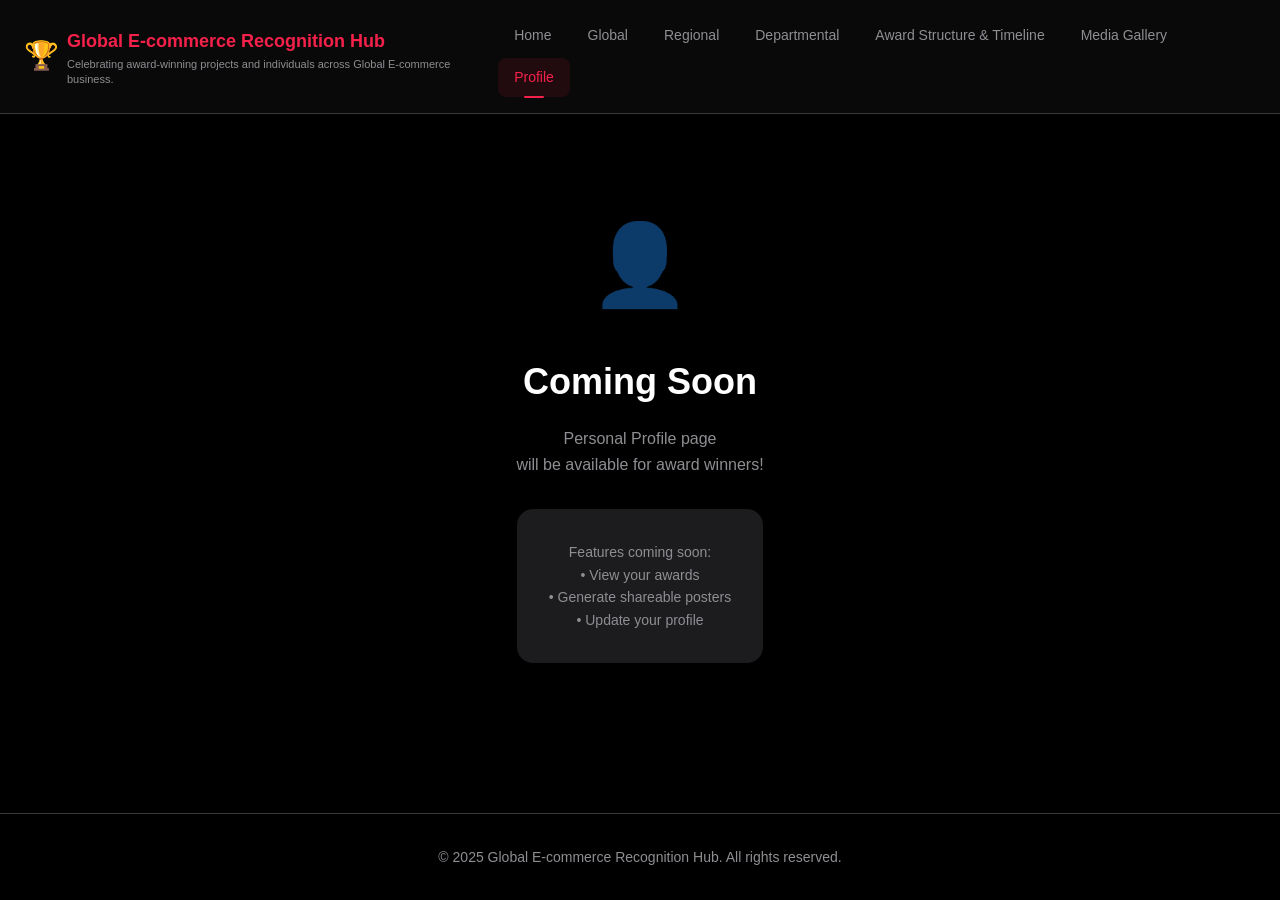
<file: profile.html>
<!DOCTYPE html>
<html lang="en">
<head>
  <meta charset="UTF-8">
  <meta name="viewport" content="width=device-width, initial-scale=1.0">
  <title>Profile - Global E-commerce Recognition Hub</title>
  <link rel="stylesheet" href="css/main.css?v=20260518a">
</head>
<body>
  <div class="page-wrapper">
    <!-- Header -->
    <header class="header">
      <div class="header-inner">
        <div class="logo">
          <span class="logo-icon">🏆</span>
          <div class="logo-content">
            <span class="logo-text">Global E-commerce Recognition Hub</span>
            <span class="logo-subtitle">Celebrating award-winning projects and individuals across Global E-commerce business.</span>
          </div>
        </div>
        <nav class="top-nav">
          <a href="index.html" class="nav-item">Home</a>
          <a href="global.html" class="nav-item">Global</a>
          <a href="regional.html" class="nav-item">Regional</a>
          <a href="departmental.html" class="nav-item">Departmental</a>
          <a href="award-structure.html" class="nav-item">Award Structure & Timeline</a>
          <a href="media-gallery.html" class="nav-item">Media Gallery</a>
          <a href="profile.html" class="nav-item active">Profile</a>
        </nav>
      </div>
    </header>

    <!-- Main Content -->
    <main class="main-content" id="main-content">
      <div class="container">
        <!-- Coming Soon -->
        <div class="coming-soon">
          <div class="coming-soon-icon">👤</div>
          <h2 class="coming-soon-title">Coming Soon</h2>
          <p class="coming-soon-text">Personal Profile page<br>will be available for award winners!</p>
          <div style="margin-top: var(--spacing-xl); padding: var(--spacing-xl); background: var(--bg-card); border-radius: var(--radius-lg); max-width: 400px;">
            <p style="color: var(--text-secondary); font-size: 14px; text-align: center;">
              Features coming soon:<br>
              • View your awards<br>
              • Generate shareable posters<br>
              • Update your profile
            </p>
          </div>
        </div>
      </div>
    </main>

    <!-- Footer -->
    <footer class="footer">
      <div class="container">
        <p>© 2025 Global E-commerce Recognition Hub. All rights reserved.</p>
      </div>
    </footer>
  </div>

  <script src="js/main.js?v=20260518a"></script>
</body>
</html>
</file>
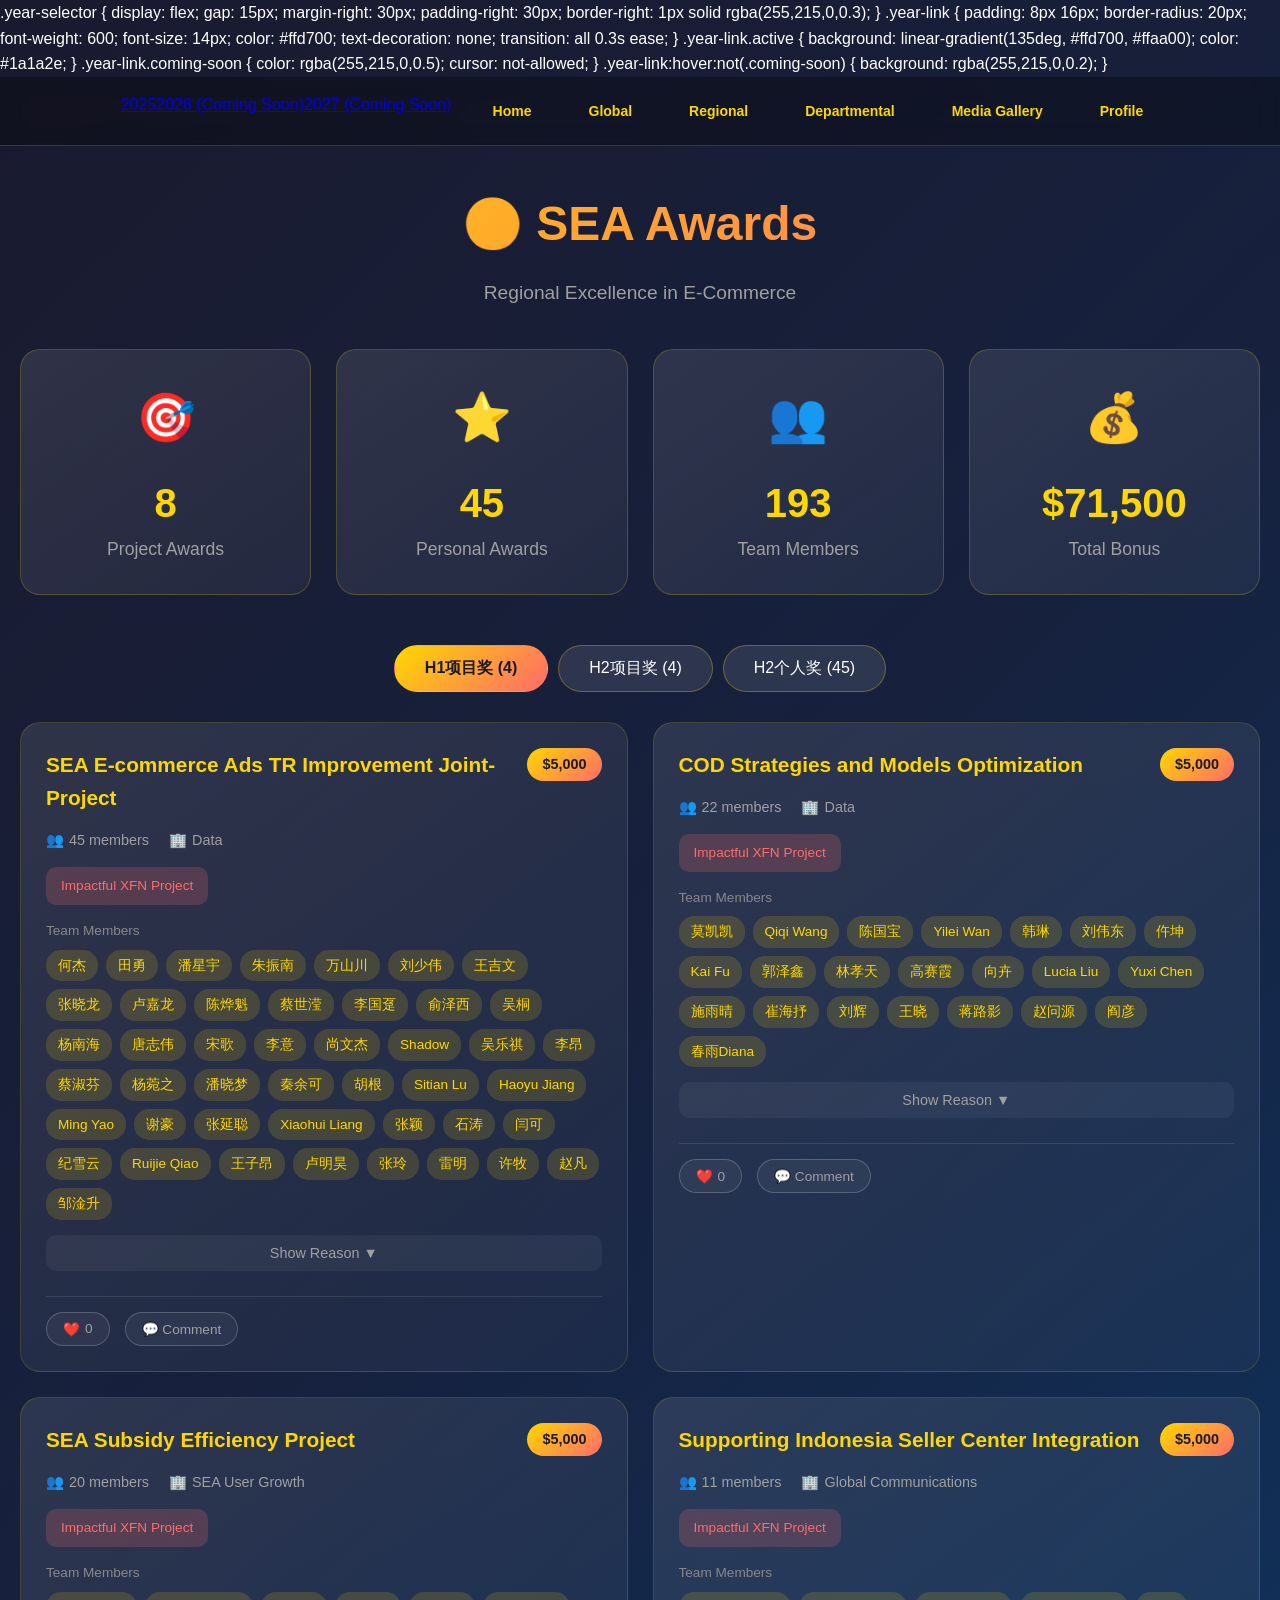
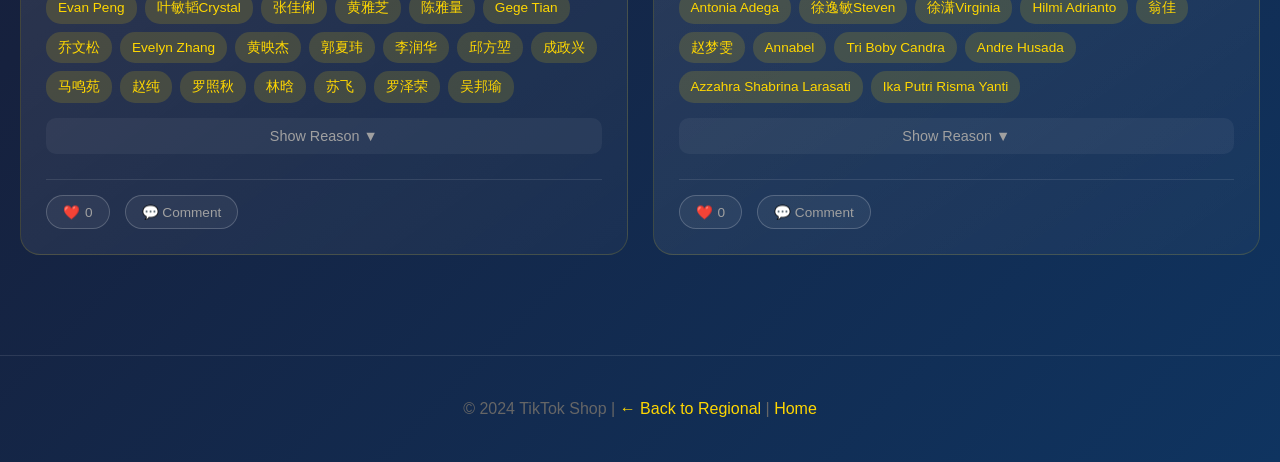
<file: sea.html>
<!DOCTYPE html>
<html lang="en">
<head>
    <meta charset="UTF-8">
    <meta name="viewport" content="width=device-width, initial-scale=1.0">
    <title>🌏 SEA Awards - TikTok Shop Stars</title>
    
<style>
* {
    margin: 0;
    padding: 0;
    box-sizing: border-box;
}

body {
    font-family: 'Segoe UI', Tahoma, Geneva, Verdana, sans-serif;
    background: linear-gradient(135deg, #1a1a2e 0%, #16213e 50%, #0f3460 100%);
    min-height: 100vh;
    color: #fff;
    line-height: 1.6;
}

.nav-bar {
    background: rgba(0, 0, 0, 0.3);
    backdrop-filter: blur(10px);
    padding: 15px 30px;
    display: flex;
    gap: 25px;
    flex-wrap: wrap;
    justify-content: center;
    border-bottom: 1px solid rgba(255, 215, 0, 0.2);
    position: sticky;
    top: 0;
    z-index: 100;
}

.nav-link {
    color: #ffd700;
    text-decoration: none;
    font-weight: 600;
    padding: 8px 16px;
    border-radius: 25px;
    transition: all 0.3s ease;
    font-size: 14px;
}

.nav-link:hover {
    background: rgba(255, 215, 0, 0.2);
    transform: translateY(-2px);
}

.container {
    max-width: 1400px;
    margin: 0 auto;
    padding: 40px 20px;
}

h1 {
    font-size: 3em;
    background: linear-gradient(135deg, #ffd700, #ff6b6b);
    -webkit-background-clip: text;
    -webkit-text-fill-color: transparent;
    background-clip: text;
    text-align: center;
    margin-bottom: 15px;
}

h2 {
    font-size: 2em;
    color: #ffd700;
    text-align: center;
    margin-bottom: 30px;
}

.subtitle {
    text-align: center;
    color: #a0a0a0;
    font-size: 1.2em;
    margin-bottom: 40px;
}

/* 统计卡片 */
.stats-grid {
    display: grid;
    grid-template-columns: repeat(auto-fit, minmax(280px, 1fr));
    gap: 25px;
    margin-bottom: 50px;
}

.stat-card {
    background: linear-gradient(145deg, rgba(255,255,255,0.1), rgba(255,255,255,0.05));
    border-radius: 20px;
    padding: 30px;
    text-align: center;
    border: 1px solid rgba(255, 215, 0, 0.2);
    transition: all 0.3s ease;
}

.stat-card:hover {
    transform: translateY(-5px);
    border-color: rgba(255, 215, 0, 0.5);
    box-shadow: 0 10px 30px rgba(255, 215, 0, 0.1);
}

.stat-icon {
    font-size: 3em;
    margin-bottom: 15px;
}

.stat-number {
    font-size: 2.5em;
    font-weight: bold;
    color: #ffd700;
}

.stat-label {
    color: #a0a0a0;
    font-size: 1.1em;
}

/* 区域卡片入口 */
.region-grid {
    display: grid;
    grid-template-columns: repeat(auto-fit, minmax(300px, 1fr));
    gap: 30px;
    margin: 40px 0;
}

.region-card {
    background: linear-gradient(145deg, rgba(255,255,255,0.12), rgba(255,255,255,0.05));
    border-radius: 25px;
    padding: 35px;
    text-align: center;
    border: 2px solid transparent;
    transition: all 0.4s ease;
    cursor: pointer;
    text-decoration: none;
    color: white;
    position: relative;
    overflow: hidden;
}

.region-card::before {
    content: '';
    position: absolute;
    top: 0;
    left: -100%;
    width: 100%;
    height: 100%;
    background: linear-gradient(90deg, transparent, rgba(255,255,255,0.1), transparent);
    transition: left 0.5s;
}

.region-card:hover::before {
    left: 100%;
}

.region-card:hover {
    transform: scale(1.03);
    border-color: #ffd700;
    box-shadow: 0 15px 40px rgba(255, 215, 0, 0.2);
}

.region-icon {
    font-size: 4em;
    margin-bottom: 20px;
}

.region-title {
    font-size: 1.8em;
    color: #ffd700;
    margin-bottom: 10px;
}

.region-desc {
    color: #b0b0b0;
    font-size: 0.95em;
}

.region-stats {
    margin-top: 20px;
    padding-top: 20px;
    border-top: 1px solid rgba(255,255,255,0.1);
    display: flex;
    justify-content: space-around;
}

.region-stat {
    text-align: center;
}

.region-stat-value {
    font-size: 1.5em;
    color: #ff6b6b;
    font-weight: bold;
}

.region-stat-label {
    font-size: 0.85em;
    color: #888;
}

/* Tab导航 */
.tabs {
    display: flex;
    gap: 10px;
    margin-bottom: 30px;
    flex-wrap: wrap;
    justify-content: center;
}

.tab-btn {
    background: rgba(255, 255, 255, 0.1);
    border: 1px solid rgba(255, 215, 0, 0.3);
    color: #fff;
    padding: 12px 30px;
    border-radius: 30px;
    cursor: pointer;
    font-size: 1em;
    transition: all 0.3s ease;
}

.tab-btn:hover, .tab-btn.active {
    background: linear-gradient(135deg, #ffd700, #ff6b6b);
    border-color: transparent;
    color: #1a1a2e;
    font-weight: bold;
}

.tab-content {
    display: none;
}

.tab-content.active {
    display: block;
}

/* 项目卡片 */
.project-grid {
    display: grid;
    grid-template-columns: repeat(auto-fill, minmax(400px, 1fr));
    gap: 25px;
}

.project-card {
    background: linear-gradient(145deg, rgba(255,255,255,0.1), rgba(255,255,255,0.03));
    border-radius: 20px;
    padding: 25px;
    border: 1px solid rgba(255, 215, 0, 0.15);
    transition: all 0.3s ease;
}

.project-card:hover {
    transform: translateY(-5px);
    border-color: rgba(255, 215, 0, 0.4);
    box-shadow: 0 10px 30px rgba(0, 0, 0, 0.3);
}

.project-header {
    display: flex;
    justify-content: space-between;
    align-items: flex-start;
    margin-bottom: 15px;
}

.project-name {
    font-size: 1.3em;
    color: #ffd700;
    font-weight: bold;
    flex: 1;
    padding-right: 15px;
}

.bonus-badge {
    background: linear-gradient(135deg, #ffd700, #ff6b6b);
    color: #1a1a2e;
    padding: 5px 15px;
    border-radius: 20px;
    font-weight: bold;
    font-size: 0.9em;
    white-space: nowrap;
}

.project-meta {
    display: flex;
    gap: 20px;
    margin-bottom: 15px;
    flex-wrap: wrap;
}

.meta-item {
    display: flex;
    align-items: center;
    gap: 5px;
    color: #a0a0a0;
    font-size: 0.9em;
}

.meta-icon {
    color: #ffd700;
}

.team-award {
    background: rgba(255, 107, 107, 0.2);
    color: #ff6b6b;
    padding: 8px 15px;
    border-radius: 10px;
    font-size: 0.85em;
    margin-bottom: 15px;
    display: inline-block;
}

.members-section {
    margin-bottom: 15px;
}

.members-label {
    color: #888;
    font-size: 0.85em;
    margin-bottom: 8px;
}

.members-list {
    display: flex;
    flex-wrap: wrap;
    gap: 8px;
}

.member-tag {
    background: rgba(255, 215, 0, 0.15);
    color: #ffd700;
    padding: 5px 12px;
    border-radius: 15px;
    font-size: 0.85em;
}

.reason-section {
    margin-top: 15px;
}

.reason-toggle {
    background: rgba(255, 255, 255, 0.05);
    border: none;
    color: #a0a0a0;
    padding: 10px 20px;
    border-radius: 10px;
    cursor: pointer;
    width: 100%;
    text-align: center;
    transition: all 0.3s;
    font-size: 0.9em;
}

.reason-toggle:hover {
    background: rgba(255, 255, 255, 0.1);
    color: #fff;
}

.reason-content {
    max-height: 0;
    overflow: hidden;
    transition: max-height 0.5s ease;
    background: rgba(0, 0, 0, 0.2);
    border-radius: 10px;
    margin-top: 10px;
}

.reason-content.expanded {
    max-height: 500px;
    overflow-y: auto;
}

.reason-text {
    padding: 15px;
    font-size: 0.9em;
    color: #c0c0c0;
    line-height: 1.8;
    white-space: pre-wrap;
}

/* 个人奖卡片 */
.person-grid {
    display: grid;
    grid-template-columns: repeat(auto-fill, minmax(350px, 1fr));
    gap: 20px;
}

.person-card {
    background: linear-gradient(145deg, rgba(255,255,255,0.08), rgba(255,255,255,0.02));
    border-radius: 15px;
    padding: 20px;
    display: flex;
    align-items: center;
    gap: 20px;
    border: 1px solid rgba(255, 215, 0, 0.1);
    transition: all 0.3s ease;
}

.person-card:hover {
    transform: translateX(5px);
    border-color: rgba(255, 215, 0, 0.3);
}

.person-avatar {
    width: 60px;
    height: 60px;
    border-radius: 50%;
    background: linear-gradient(135deg, #ffd700, #ff6b6b);
    display: flex;
    align-items: center;
    justify-content: center;
    font-size: 1.5em;
    font-weight: bold;
    color: #1a1a2e;
    flex-shrink: 0;
}

.person-info {
    flex: 1;
}

.person-name {
    color: #ffd700;
    font-size: 1.1em;
    font-weight: bold;
    margin-bottom: 5px;
}

.person-project {
    color: #888;
    font-size: 0.85em;
}

.person-bonus {
    background: linear-gradient(135deg, #ff6b6b, #ffd700);
    color: #1a1a2e;
    padding: 8px 15px;
    border-radius: 20px;
    font-weight: bold;
    font-size: 0.9em;
}

/* 点赞和评论 */
.interaction-bar {
    display: flex;
    gap: 15px;
    margin-top: 15px;
    padding-top: 15px;
    border-top: 1px solid rgba(255,255,255,0.1);
}

.like-btn, .comment-btn {
    background: rgba(255, 255, 255, 0.05);
    border: 1px solid rgba(255, 255, 255, 0.2);
    color: #a0a0a0;
    padding: 8px 16px;
    border-radius: 20px;
    cursor: pointer;
    transition: all 0.3s;
    display: flex;
    align-items: center;
    gap: 5px;
    font-size: 0.85em;
}

.like-btn:hover, .comment-btn:hover {
    background: rgba(255, 215, 0, 0.2);
    border-color: #ffd700;
    color: #ffd700;
}

.like-btn.liked {
    background: rgba(255, 107, 107, 0.3);
    border-color: #ff6b6b;
    color: #ff6b6b;
}

/* 评论区 */
.comment-section {
    margin-top: 15px;
    display: none;
}

.comment-section.show {
    display: block;
}

.comment-input {
    width: 100%;
    background: rgba(255, 255, 255, 0.05);
    border: 1px solid rgba(255, 255, 255, 0.2);
    border-radius: 10px;
    padding: 12px;
    color: #fff;
    font-size: 0.9em;
    resize: vertical;
    min-height: 60px;
}

.comment-input:focus {
    outline: none;
    border-color: #ffd700;
}

.comment-submit {
    background: linear-gradient(135deg, #ffd700, #ff6b6b);
    border: none;
    color: #1a1a2e;
    padding: 10px 25px;
    border-radius: 20px;
    cursor: pointer;
    margin-top: 10px;
    font-weight: bold;
    transition: all 0.3s;
}

.comment-submit:hover {
    transform: scale(1.05);
}

.comments-list {
    margin-top: 15px;
    max-height: 200px;
    overflow-y: auto;
}

.comment-item {
    background: rgba(255, 255, 255, 0.05);
    border-radius: 10px;
    padding: 12px;
    margin-bottom: 10px;
}

.comment-author {
    color: #ffd700;
    font-weight: bold;
    font-size: 0.85em;
}

.comment-text {
    color: #c0c0c0;
    font-size: 0.9em;
    margin-top: 5px;
}

.comment-time {
    color: #666;
    font-size: 0.75em;
    margin-top: 5px;
}

/* 底部 */
.footer {
    text-align: center;
    padding: 40px;
    color: #666;
    border-top: 1px solid rgba(255, 255, 255, 0.1);
    margin-top: 60px;
}

.footer a {
    color: #ffd700;
    text-decoration: none;
}

/* 空状态 */
.empty-state {
    text-align: center;
    padding: 60px;
    color: #888;
}

.empty-icon {
    font-size: 4em;
    margin-bottom: 20px;
}

/* 响应式 */
@media (max-width: 768px) {
    h1 { font-size: 2em; }
    h2 { font-size: 1.5em; }
    .project-grid, .person-grid { grid-template-columns: 1fr; }
    .nav-bar { gap: 10px; padding: 10px 15px; }
    .nav-link { padding: 6px 12px; font-size: 12px; }
    .region-grid { grid-template-columns: 1fr; }
}
</style>
.year-selector {
  display: flex;
  gap: 15px;
  margin-right: 30px;
  padding-right: 30px;
  border-right: 1px solid rgba(255,215,0,0.3);
}
.year-link {
  padding: 8px 16px;
  border-radius: 20px;
  font-weight: 600;
  font-size: 14px;
  color: #ffd700;
  text-decoration: none;
  transition: all 0.3s ease;
}
.year-link.active {
  background: linear-gradient(135deg, #ffd700, #ffaa00);
  color: #1a1a2e;
}
.year-link.coming-soon {
  color: rgba(255,215,0,0.5);
  cursor: not-allowed;
}
.year-link:hover:not(.coming-soon) {
  background: rgba(255,215,0,0.2);
}

</head>
<body>
    
<div class="nav-bar"><div class="year-selector"><a href="#" class="year-link active">2025</a><a href="#" class="year-link coming-soon">2026 (Coming Soon)</a><a href="#" class="year-link coming-soon">2027 (Coming Soon)</a></div>
    <a href="https://lan-zhang-168898.github.io/tiktok-awards/" class="nav-link">Home</a>
    <a href="https://lan-zhang-168898.github.io/tiktok-awards/global.html" class="nav-link">Global</a>
    <a href="https://lan-zhang-168898.github.io/tiktok-awards/regional.html" class="nav-link">Regional</a>
    <a href="https://lan-zhang-168898.github.io/tiktok-awards/" class="nav-link">Departmental</a>
    <a href="https://lan-zhang-168898.github.io/tiktok-awards/" class="nav-link">Media Gallery</a>
    <a href="https://lan-zhang-168898.github.io/tiktok-awards/" class="nav-link">Profile</a>
</div>

    
    <div class="container">
        <h1>🌏 SEA Awards</h1>
        <p class="subtitle">Regional Excellence in E-Commerce</p>
        
        <div class="stats-grid">
            <div class="stat-card">
                <div class="stat-icon">🎯</div>
                <div class="stat-number">8</div>
                <div class="stat-label">Project Awards</div>
            </div>
            <div class="stat-card">
                <div class="stat-icon">⭐</div>
                <div class="stat-number">45</div>
                <div class="stat-label">Personal Awards</div>
            </div>
            <div class="stat-card">
                <div class="stat-icon">👥</div>
                <div class="stat-number">193</div>
                <div class="stat-label">Team Members</div>
            </div>
            <div class="stat-card">
                <div class="stat-icon">💰</div>
                <div class="stat-number">$71,500</div>
                <div class="stat-label">Total Bonus</div>
            </div>
        </div>
        
        <div class="tabs">
            <button class="tab-btn active" onclick="switchTab('h1')">H1项目奖 (4)</button>
            <button class="tab-btn" onclick="switchTab('h2')">H2项目奖 (4)</button>
            <button class="tab-btn" onclick="switchTab('person')">H2个人奖 (45)</button>
        </div>
        
        <div id="h1" class="tab-content active">
            <div class="project-grid">
                
<div class="project-card" id="h1_0">
    <div class="project-header">
        <div class="project-name">SEA E-commerce Ads TR Improvement Joint-Project</div>
        <div class="bonus-badge">$5,000</div>
    </div>
    <div class="project-meta">
        <div class="meta-item">
            <span class="meta-icon">👥</span>
            <span>45 members</span>
        </div>
        <div class="meta-item">
            <span class="meta-icon">🏢</span>
            <span>Data</span>
        </div>
    </div>
    <div class="team-award">Impactful XFN Project</div>
    <div class="members-section">
        <div class="members-label">Team Members</div>
        <div class="members-list"><span class="member-tag">何杰</span><span class="member-tag">田勇</span><span class="member-tag">潘星宇</span><span class="member-tag">朱振南</span><span class="member-tag">万山川</span><span class="member-tag">刘少伟</span><span class="member-tag">王吉文</span><span class="member-tag">张晓龙</span><span class="member-tag">卢嘉龙</span><span class="member-tag">陈烨魁</span><span class="member-tag">蔡世滢</span><span class="member-tag">李国趸</span><span class="member-tag">俞泽西</span><span class="member-tag">吴桐</span><span class="member-tag">杨南海</span><span class="member-tag">唐志伟</span><span class="member-tag">宋歌</span><span class="member-tag">李意</span><span class="member-tag">尚文杰</span><span class="member-tag">Shadow</span><span class="member-tag">吴乐祺</span><span class="member-tag">李昂</span><span class="member-tag">蔡淑芬</span><span class="member-tag">杨菀之</span><span class="member-tag">潘晓梦</span><span class="member-tag">秦余可</span><span class="member-tag">胡根</span><span class="member-tag">Sitian Lu</span><span class="member-tag">Haoyu Jiang</span><span class="member-tag">Ming Yao</span><span class="member-tag">谢豪</span><span class="member-tag">张延聪</span><span class="member-tag">Xiaohui Liang</span><span class="member-tag">张颖</span><span class="member-tag">石涛</span><span class="member-tag">闫可</span><span class="member-tag">纪雪云</span><span class="member-tag">Ruijie Qiao</span><span class="member-tag">王子昂</span><span class="member-tag">卢明昊</span><span class="member-tag">张玲</span><span class="member-tag">雷明</span><span class="member-tag">许牧</span><span class="member-tag">赵凡</span><span class="member-tag">邹淦升</span></div>
    </div>
    <div class="reason-section">
        <button class="reason-toggle" onclick="toggleReason(this)">Show Reason ▼</button>
        <div class="reason-content">
            <div class="reason-text">The e-commerce and monetisation teams focused on separate goals—GMV growth vs. revenue and Take Rate (TR). To unlock sustainable growth, the SEA E-commerce Ads TR Improvement Project aligned both objectives into a self-reinforcing cycle: grow revenue, reinvest in users and merchants, boost GMV, and repeat.
This was achieved through two major efforts: embedding ad value into the organic distribution system and fostering close cross-team collaboration. By introducing eCPM-based interventions across all traffic endpoints—from search to feeds—the project optimized recommendation logic for both user experience and platform profit. As a result, ad TR rose from 5.5% to 7.3%, while GMAX’s GMV share jumped from 32% to 49%, and income share from 70% to 88%—the fastest TR growth seen across all e-commerce platforms.
Importantly, this was done without compromising GMV. In reverse experiments, ads ADVV increased by 14%, proving value-added traffic efficiency.
The project also laid the groundwork for long-term system unification: organic and ads systems are now converging with shared value signals, cutting redundant development and data costs.
A “shared-metrics” culture underpins this success. The organic team now owns profitability as a KPI, while the ads team incorporates GMV and user experience into its goals. Advertising has evolved into a core business lever—integrated into merchant tools, creator incentives, payment systems, and even AM performance evaluations. OKRs across functions are fully aligned.
This project integrated monetisation and growth into one unified engine driving platform success.</div>
        </div>
    </div>
    <div class="interaction-bar">
        <button class="like-btn" data-project="SEA E-commerce Ads TR Improvement Joint-Project" data-type="project" onclick="toggleLike('SEA E-commerce Ads TR Improvement Joint-Project', 'project')">
            ❤️ <span data-like="project_SEA E-commerce Ads TR Improvement Joint-Project">0</span>
        </button>
        <button class="comment-btn" onclick="toggleComment('SEA E-commerce Ads TR Improvement Joint-Project')">
            💬 Comment
        </button>
    </div>
    <div class="comment-section" data-comment="SEA E-commerce Ads TR Improvement Joint-Project">
        <textarea class="comment-input" placeholder="Share your thoughts..."></textarea>
        <button class="comment-submit" onclick="submitComment('SEA E-commerce Ads TR Improvement Joint-Project')">Post</button>
        <div class="comments-list"></div>
    </div>
</div>
<div class="project-card" id="h1_1">
    <div class="project-header">
        <div class="project-name">COD Strategies and Models Optimization</div>
        <div class="bonus-badge">$5,000</div>
    </div>
    <div class="project-meta">
        <div class="meta-item">
            <span class="meta-icon">👥</span>
            <span>22 members</span>
        </div>
        <div class="meta-item">
            <span class="meta-icon">🏢</span>
            <span>Data</span>
        </div>
    </div>
    <div class="team-award">Impactful XFN Project</div>
    <div class="members-section">
        <div class="members-label">Team Members</div>
        <div class="members-list"><span class="member-tag">莫凯凯</span><span class="member-tag">Qiqi Wang</span><span class="member-tag">陈国宝</span><span class="member-tag">Yilei Wan</span><span class="member-tag">韩琳</span><span class="member-tag">刘伟东</span><span class="member-tag">仵坤</span><span class="member-tag">Kai Fu</span><span class="member-tag">郭泽鑫</span><span class="member-tag">林孝天</span><span class="member-tag">高赛霞</span><span class="member-tag">向卉</span><span class="member-tag">Lucia Liu</span><span class="member-tag">Yuxi Chen</span><span class="member-tag">施雨晴</span><span class="member-tag">崔海抒</span><span class="member-tag">刘辉</span><span class="member-tag">王晓</span><span class="member-tag">蒋路影</span><span class="member-tag">赵问源</span><span class="member-tag">阎彦</span><span class="member-tag">春雨Diana</span></div>
    </div>
    <div class="reason-section">
        <button class="reason-toggle" onclick="toggleReason(this)">Show Reason ▼</button>
        <div class="reason-content">
            <div class="reason-text">The COD project team drove notable GMV & Profit growth across multiple countries:
1. Multi-Country Business Growth: Customized logistics algorithm optimizations delivered GMV increases of 2.9%~7.2% across markets, with SEA annual profit rising by $63.3 million.  
2. ID best practise: Full rollout of COD (Cash on Delivery) payments boosted Indonesi's GMV +7.2%, order+ 7.3%, and DNC +83%, contributing $25M in annual profit.  
3, Regional Scaling: The ID model was successfully replicated in Thailand and Malaysia, generating an estimated $17 million and $11 million in annual profit, respectively, with an average GMV uplift of ~2.9%. 
Cross-Functional Collaboration
This success was made possible through seamless collaboration among the logistics algorithm, product R&D, UG, asset management, DS, finance, and country operations teams, ensuring rapid execution and sustained business impact.</div>
        </div>
    </div>
    <div class="interaction-bar">
        <button class="like-btn" data-project="COD Strategies and Models Optimization" data-type="project" onclick="toggleLike('COD Strategies and Models Optimization', 'project')">
            ❤️ <span data-like="project_COD Strategies and Models Optimization">0</span>
        </button>
        <button class="comment-btn" onclick="toggleComment('COD Strategies and Models Optimization')">
            💬 Comment
        </button>
    </div>
    <div class="comment-section" data-comment="COD Strategies and Models Optimization">
        <textarea class="comment-input" placeholder="Share your thoughts..."></textarea>
        <button class="comment-submit" onclick="submitComment('COD Strategies and Models Optimization')">Post</button>
        <div class="comments-list"></div>
    </div>
</div>
<div class="project-card" id="h1_2">
    <div class="project-header">
        <div class="project-name">SEA Subsidy Efficiency Project</div>
        <div class="bonus-badge">$5,000</div>
    </div>
    <div class="project-meta">
        <div class="meta-item">
            <span class="meta-icon">👥</span>
            <span>20 members</span>
        </div>
        <div class="meta-item">
            <span class="meta-icon">🏢</span>
            <span>SEA User Growth</span>
        </div>
    </div>
    <div class="team-award">Impactful XFN Project</div>
    <div class="members-section">
        <div class="members-label">Team Members</div>
        <div class="members-list"><span class="member-tag">Evan Peng</span><span class="member-tag">叶敏韬Crystal</span><span class="member-tag">张佳俐</span><span class="member-tag">黄雅芝</span><span class="member-tag">陈雅量</span><span class="member-tag">Gege Tian</span><span class="member-tag">乔文松</span><span class="member-tag">Evelyn Zhang</span><span class="member-tag">黄映杰</span><span class="member-tag">郭夏玮</span><span class="member-tag">李润华</span><span class="member-tag">邱方堃</span><span class="member-tag">成政兴</span><span class="member-tag">马鸣苑</span><span class="member-tag">赵纯</span><span class="member-tag">罗照秋</span><span class="member-tag">林晗</span><span class="member-tag">苏飞</span><span class="member-tag">罗泽荣</span><span class="member-tag">吴邦瑜</span></div>
    </div>
    <div class="reason-section">
        <button class="reason-toggle" onclick="toggleReason(this)">Show Reason ▼</button>
        <div class="reason-content">
            <div class="reason-text">The project team optimized subsidy efficiency and co-funding strategy from a macro perspective, contributing to GMV and revenue growth 
- **Improved subsidy visibility via platform-wide experiments:&nbsp;**launch A/B experiments beyond UG in H1 2025, aligning ROI measurement across major budget categories. A/B test coverage expanded from 50% to 85%, resolving inconsistencies in ROI standards.
- **Designed rigorous experiments to isolate ROI drivers:** used holdout experiments to separate strategy-driven ROI uplift from natural market growth. Leveraged additive experiments to quantify the incremental impact of combining tools (e.g., free shipping), supporting budget allocation and marginal return analysis.
- **UG-level ROI optimization:** Through co-funding programs (higher take rate + improved penetration) and centralized subsidy strategies, the ROI improved by ~0.1–0.4 across all markets vs. Dec 2024.
- **Scaled platform growth via manual + algorithmic optimization:&nbsp;**Subsidies contributed a 5.5% GMV uplift in A/B tests—1.2pt from additional funding and 4.3pt from strategic optimization.
- **Drove revenue growth through co-funding programs:&nbsp;**By May, platform take rate (TR) saw strong improvements vs. Dec 2024:ID +0.9pt, VN +1.9pt, TH +0.8pt, PH +1.4pt, MY +2.4pt, SG +0.8pt.</div>
        </div>
    </div>
    <div class="interaction-bar">
        <button class="like-btn" data-project="SEA Subsidy Efficiency Project" data-type="project" onclick="toggleLike('SEA Subsidy Efficiency Project', 'project')">
            ❤️ <span data-like="project_SEA Subsidy Efficiency Project">0</span>
        </button>
        <button class="comment-btn" onclick="toggleComment('SEA Subsidy Efficiency Project')">
            💬 Comment
        </button>
    </div>
    <div class="comment-section" data-comment="SEA Subsidy Efficiency Project">
        <textarea class="comment-input" placeholder="Share your thoughts..."></textarea>
        <button class="comment-submit" onclick="submitComment('SEA Subsidy Efficiency Project')">Post</button>
        <div class="comments-list"></div>
    </div>
</div>
<div class="project-card" id="h1_3">
    <div class="project-header">
        <div class="project-name">Supporting Indonesia Seller Center Integration</div>
        <div class="bonus-badge">$5,000</div>
    </div>
    <div class="project-meta">
        <div class="meta-item">
            <span class="meta-icon">👥</span>
            <span>11 members</span>
        </div>
        <div class="meta-item">
            <span class="meta-icon">🏢</span>
            <span>Global Communications</span>
        </div>
    </div>
    <div class="team-award">Impactful XFN Project</div>
    <div class="members-section">
        <div class="members-label">Team Members</div>
        <div class="members-list"><span class="member-tag">Antonia Adega</span><span class="member-tag">徐逸敏Steven</span><span class="member-tag">徐潇Virginia</span><span class="member-tag">Hilmi Adrianto</span><span class="member-tag">翁佳</span><span class="member-tag">赵梦雯</span><span class="member-tag">Annabel</span><span class="member-tag">Tri Boby Candra</span><span class="member-tag">Andre Husada</span><span class="member-tag">Azzahra Shabrina Larasati</span><span class="member-tag">Ika Putri Risma Yanti</span></div>
    </div>
    <div class="reason-section">
        <button class="reason-toggle" onclick="toggleReason(this)">Show Reason ▼</button>
        <div class="reason-content">
            <div class="reason-text">In Q2, during the integration of TTS and Toko's Seller Center leads to negative social sentiment,
To address this, teams including SRBC, PRGR, IMC, and Product collaborated to respond,  formulate communication and responsive strategies, and coordinated the implementation. Specific measures included GTM key Seller Center features; GNE handling tickets quickly; SRBC, Comms and public policy teams handled negative sentiment jointly. By the end of Q2, negative voices on social media dropped significantly, with an increase in positive media coverage.</div>
        </div>
    </div>
    <div class="interaction-bar">
        <button class="like-btn" data-project="Supporting Indonesia Seller Center Integration" data-type="project" onclick="toggleLike('Supporting Indonesia Seller Center Integration', 'project')">
            ❤️ <span data-like="project_Supporting Indonesia Seller Center Integration">0</span>
        </button>
        <button class="comment-btn" onclick="toggleComment('Supporting Indonesia Seller Center Integration')">
            💬 Comment
        </button>
    </div>
    <div class="comment-section" data-comment="Supporting Indonesia Seller Center Integration">
        <textarea class="comment-input" placeholder="Share your thoughts..."></textarea>
        <button class="comment-submit" onclick="submitComment('Supporting Indonesia Seller Center Integration')">Post</button>
        <div class="comments-list"></div>
    </div>
</div>
            </div>
        </div>
        
        <div id="h2" class="tab-content">
            <div class="project-grid">
                
<div class="project-card" id="h2_0">
    <div class="project-header">
        <div class="project-name">Cross-border Compliance Risk Management</div>
        <div class="bonus-badge">$4,000</div>
    </div>
    <div class="project-meta">
        <div class="meta-item">
            <span class="meta-icon">👥</span>
            <span>9 members</span>
        </div>
        <div class="meta-item">
            <span class="meta-icon">🏢</span>
            <span>SEA Operations-SEA Cross-Border Operations</span>
        </div>
    </div>
    <div class="team-award">Yes</div>
    <div class="members-section">
        <div class="members-label">Team Members</div>
        <div class="members-list"><span class="member-tag">钟成鸣</span><span class="member-tag">王颖玲 Elaine</span><span class="member-tag">赵梦予</span><span class="member-tag">Brian Zhao</span><span class="member-tag">徐逸敏Steven</span><span class="member-tag">潘扬洋</span><span class="member-tag">张坤轩</span><span class="member-tag">朱琳</span><span class="member-tag">周婕</span></div>
    </div>
    <div class="reason-section">
        <button class="reason-toggle" onclick="toggleReason(this)">Show Reason ▼</button>
        <div class="reason-content">
            <div class="reason-text">In 2025 H2, SEA cross-border team faced significant regulatory and policy shifts across multiple markets, creating cost pressure and uncertainty for merchants.
In response, the business team partnered with Logistics, GR, Product, GNE, and other cross-functional teams to form a dedicated taskforce. Together, they quickly identified risks and opportunities, implemented systematic solutions, and supported merchants in adapting their operating models — stabilizing the foundation of the business at a critical moment.
Finally, market share across multiple countries increased by 10–30 percentage points during the period of regulatory change. Beyond immediate results, the team also strengthened product capabilities and built scalable compliance response mechanisms for the future.
Through shared ownership, rapid decision-making, and true boundaryless collaboration, this team set a powerful example of what cross-functional partnership can achieve.</div>
        </div>
    </div>
    <div class="interaction-bar">
        <button class="like-btn" data-project="Cross-border Compliance Risk Management" data-type="project" onclick="toggleLike('Cross-border Compliance Risk Management', 'project')">
            ❤️ <span data-like="project_Cross-border Compliance Risk Management">0</span>
        </button>
        <button class="comment-btn" onclick="toggleComment('Cross-border Compliance Risk Management')">
            💬 Comment
        </button>
    </div>
    <div class="comment-section" data-comment="Cross-border Compliance Risk Management">
        <textarea class="comment-input" placeholder="Share your thoughts..."></textarea>
        <button class="comment-submit" onclick="submitComment('Cross-border Compliance Risk Management')">Post</button>
        <div class="comments-list"></div>
    </div>
</div>
<div class="project-card" id="h2_1">
    <div class="project-header">
        <div class="project-name">Philippines Outer Islands Initiative – Volume-for-Price Strategy</div>
        <div class="bonus-badge">$4,000</div>
    </div>
    <div class="project-meta">
        <div class="meta-item">
            <span class="meta-icon">👥</span>
            <span>6 members</span>
        </div>
        <div class="meta-item">
            <span class="meta-icon">🏢</span>
            <span>SEA Operations</span>
        </div>
    </div>
    <div class="team-award">Yes</div>
    <div class="members-section">
        <div class="members-label">Team Members</div>
        <div class="members-list"><span class="member-tag">高文垚</span><span class="member-tag">益坚</span><span class="member-tag">王宁</span><span class="member-tag">饶天林</span><span class="member-tag">Hao Yan Chong</span><span class="member-tag">张佳俐</span></div>
    </div>
    <div class="reason-section">
        <button class="reason-toggle" onclick="toggleReason(this)">Show Reason ▼</button>
        <div class="reason-content">
            <div class="reason-text">This project was jointly driven by the Philippines Operations, regional Logistics, User Growth, and Finance teams, focusing on the outer island markets of Visayas and Mindanao.
- To ensure sustainable growth, the Philippines Operations led cross-functional collaboration with Logistics, UG, and Finance to develop a negotiation strategy with logistics partner J&T. The approach centered on securing cost reductions in exchange for committed order volume. This resulted in a special pricing agreement offering discounts on incremental orders in the outer islands.
- In 2025 Q4, UG and Ops teams initiated experiments to increase shipping subsidies in the developing regions, achieving a significant uplift in GMV (+3.1%) and MAC (+4.6%), albeit with a cost increase of 1pt only. Based on this logic, PH Ops organized XFN to collaborate closely and planned negotiation strategy together with Logistic team.
- Right after logistic team successfully drove and concluded "volume-for-price" strategy negotiations with their great expertees, UG team run out a zero-minimum-spend free shipping strategy. This initiative fueled a +25% WoW increase in outer islands orders, significantly strengthening TTS's market position in the developing regions. In December, costs were diluted significantly, and at the same time the initiative drove strong growth in both GMV and MAC. GMV control share +13.2pt MoM, and MAC control share +9pt MoM, both hitting historical highs.
- Beyond short-term business impact, this project established a scalable “volume-for-price” mechanism, paving the way for broader adoption across SEA and enabling stronger pricing negotiations in the Philippines for 2026. It exemplifies seamless cross-functional collaboration, with teams jointly owning goals and delivering amplified impact.
- Through data analysis, the team identified that the key gap in GMV and MAC market share lies in the outer islands. Complemented by in-depth user research, we confirmed that lower shipping fees are the primary user demand.</div>
        </div>
    </div>
    <div class="interaction-bar">
        <button class="like-btn" data-project="Philippines Outer Islands Initiative – Volume-for-Price Strategy" data-type="project" onclick="toggleLike('Philippines Outer Islands Initiative – Volume-for-Price Strategy', 'project')">
            ❤️ <span data-like="project_Philippines Outer Islands Initiative – Volume-for-Price Strategy">0</span>
        </button>
        <button class="comment-btn" onclick="toggleComment('Philippines Outer Islands Initiative – Volume-for-Price Strategy')">
            💬 Comment
        </button>
    </div>
    <div class="comment-section" data-comment="Philippines Outer Islands Initiative – Volume-for-Price Strategy">
        <textarea class="comment-input" placeholder="Share your thoughts..."></textarea>
        <button class="comment-submit" onclick="submitComment('Philippines Outer Islands Initiative – Volume-for-Price Strategy')">Post</button>
        <div class="comments-list"></div>
    </div>
</div>
<div class="project-card" id="h2_2">
    <div class="project-header">
        <div class="project-name">SEA Next Day Delivery Expansion Project</div>
        <div class="bonus-badge">$4,000</div>
    </div>
    <div class="project-meta">
        <div class="meta-item">
            <span class="meta-icon">👥</span>
            <span>23 members</span>
        </div>
        <div class="meta-item">
            <span class="meta-icon">🏢</span>
            <span>Supply Chain and Logistics-SEA Logistics Operations</span>
        </div>
    </div>
    <div class="team-award">Yes</div>
    <div class="members-section">
        <div class="members-label">Team Members</div>
        <div class="members-list"><span class="member-tag">Kharisma Dany</span><span class="member-tag">张俊强</span><span class="member-tag">Opal Parawee O.</span><span class="member-tag">梁劲</span><span class="member-tag">崔子媛</span><span class="member-tag">小刘 (Kenny)</span><span class="member-tag">Jidi Ng</span><span class="member-tag">梁彦琳Charlene</span><span class="member-tag">孙婷婷</span><span class="member-tag">何运鑫</span><span class="member-tag">陈俊宏</span><span class="member-tag">Zayn Xu</span><span class="member-tag">潘扬洋</span><span class="member-tag">丁见亚</span><span class="member-tag">闵炎华</span><span class="member-tag">姚婧</span><span class="member-tag">方赢</span><span class="member-tag">何川</span><span class="member-tag">Thanyathon (New) Phimsupama</span><span class="member-tag">李瑞棠</span><span class="member-tag">俞璐</span><span class="member-tag">蔡汾锫</span><span class="member-tag">张涵</span></div>
    </div>
    <div class="reason-section">
        <button class="reason-toggle" onclick="toggleReason(this)">Show Reason ▼</button>
        <div class="reason-content">
            <div class="reason-text">**[Project Results]**
Fast delivery experience has become a key service capability for experience competition among multiple platforms, which can help platforms improve pre-purchase conversion and post-purchase satisfaction.
Since January 2025, SEA's NDD penetration rate has increased by 6.5pt to 2x%, and the display rate of NDD tags has increased by 1x times to 2x%. Through A/B test verification, displaying a high proportion of NDD tags throughout the buyers' entire shopping lifecycle can drive pre-purchase conversion ***(Malaysia per capita GMV +0.47%, Indonesia per capita GMV +0.24%)***. Without significantly increasing costs, the NDD penetration rate has surpassed or aligned with competitors in each country.
Fast delivery experience has become a key service capability for multi-platforms in the competition of logistics experience, which can help platforms improve pre-purchase conversion and post-purchase satisfaction.
**[Collaboration Highlights]**
Organized by the Logistics Team and collaborated with GNE, Industry, Logistics Operations, Product, Algorithm, R&D and IMC teams to clarify each party’s key objectives.
- **Optimize Policies & Tools for Seller Shipping**
Since H2 2025, NDD service has been expanded to all sellers. Via the new NDDR indicator, Seller Center notifications and NDD order priority sorting, we increased the same-day shipping rate of NDD orders by 5.6pt.
- **Clarify NDD Routes & Optimize Next-day delivery rate**
Logs team defined NDD routes with logistics providers, addressed all bottlenecks, and improved the next-day delivery rate by 4pt through more collection waves, streamlined transit routes and independent NDD packaging.
- **Enhance Buyer Perception via Tag Display & Marketing**
Boosting buyers' awareness of NDD by adding labels in all fields and using algorithms for dynamic display. We also launched twice UX marketing campaigns with IMC and logistics providers, achieving 10 million exposures to build long-term fast delivery awareness.
- **Periodic Reviews for Strategy Implementation**
With clear responsibilities for each team, weekly XFN meetings aligned progress. Through 4-time strategy revolution, we improved NDD performance.</div>
        </div>
    </div>
    <div class="interaction-bar">
        <button class="like-btn" data-project="SEA Next Day Delivery Expansion Project" data-type="project" onclick="toggleLike('SEA Next Day Delivery Expansion Project', 'project')">
            ❤️ <span data-like="project_SEA Next Day Delivery Expansion Project">0</span>
        </button>
        <button class="comment-btn" onclick="toggleComment('SEA Next Day Delivery Expansion Project')">
            💬 Comment
        </button>
    </div>
    <div class="comment-section" data-comment="SEA Next Day Delivery Expansion Project">
        <textarea class="comment-input" placeholder="Share your thoughts..."></textarea>
        <button class="comment-submit" onclick="submitComment('SEA Next Day Delivery Expansion Project')">Post</button>
        <div class="comments-list"></div>
    </div>
</div>
<div class="project-card" id="h2_3">
    <div class="project-header">
        <div class="project-name">SEA BNPL Penetration Scale Up</div>
        <div class="bonus-badge">$4,000</div>
    </div>
    <div class="project-meta">
        <div class="meta-item">
            <span class="meta-icon">👥</span>
            <span>18 members</span>
        </div>
        <div class="meta-item">
            <span class="meta-icon">🏢</span>
            <span>Global Payment - Financial Services - BNPL SEA</span>
        </div>
    </div>
    <div class="team-award">Yes</div>
    <div class="members-section">
        <div class="members-label">Team Members</div>
        <div class="members-list"><span class="member-tag">Winston .S</span><span class="member-tag">吴莹</span><span class="member-tag">陈崧</span><span class="member-tag">唐瑭</span><span class="member-tag">徐玉莹</span><span class="member-tag">吴思影</span><span class="member-tag">张佳雯</span><span class="member-tag">向洁</span><span class="member-tag">柏崴</span><span class="member-tag">Cathy Chiong</span><span class="member-tag">Bhadra Aditya</span><span class="member-tag">牛紫薇</span><span class="member-tag">Samuel Sung</span><span class="member-tag">赵问源</span><span class="member-tag">Jonathan Low</span><span class="member-tag">高赛霞</span><span class="member-tag">白晓莉</span><span class="member-tag">谈盛捷</span></div>
    </div>
    <div class="reason-section">
        <button class="reason-toggle" onclick="toggleReason(this)">Show Reason ▼</button>
        <div class="reason-content">
            <div class="reason-text">Driven by the strategic synergy between TTS SEA and PIPO (Global Payment) in 2025, the teams successfully achieved comprehensive coverage across all five Southeast Asian markets. Through initiatives such as co-funding with TTS Ops, optimizing checkout flow and adding entry points with TTS Product team, the cross-functional effort further improved BNPL penetration.
Meanwhile, by transcending the limitations of the white-label model and pivoting to a Self-Operated + Risk-Sharing framework, we have achieved deeper control over user experience and risk management strategies. This paradigm combined with the deep collaboration between TTS and PIPO propelled the regional penetration rate from 3.07% (end of '24) to 6.32% (+122.48%), significantly outperforming our annual targets.</div>
        </div>
    </div>
    <div class="interaction-bar">
        <button class="like-btn" data-project="SEA BNPL Penetration Scale Up" data-type="project" onclick="toggleLike('SEA BNPL Penetration Scale Up', 'project')">
            ❤️ <span data-like="project_SEA BNPL Penetration Scale Up">0</span>
        </button>
        <button class="comment-btn" onclick="toggleComment('SEA BNPL Penetration Scale Up')">
            💬 Comment
        </button>
    </div>
    <div class="comment-section" data-comment="SEA BNPL Penetration Scale Up">
        <textarea class="comment-input" placeholder="Share your thoughts..."></textarea>
        <button class="comment-submit" onclick="submitComment('SEA BNPL Penetration Scale Up')">Post</button>
        <div class="comments-list"></div>
    </div>
</div>
            </div>
        </div>
        
        <div id="person" class="tab-content">
            <div class="person-grid">
                
<div class="person-card" id="person_0">
    <div class="person-avatar">E</div>
    <div class="person-info">
        <div class="person-name">Enzo Rojas</div>
        <div class="person-project">SEA 11.11 & 12.12 Mega Campaigns Stellar Contributors</div>
        <div class="person-project">Ops-IMC</div>
    </div>
    <div class="person-bonus">$700</div>
</div>
<div class="person-card" id="person_1">
    <div class="person-avatar">C</div>
    <div class="person-info">
        <div class="person-name">Casey Liaw</div>
        <div class="person-project">SEA 11.11 & 12.12 Mega Campaigns Stellar Contributors</div>
        <div class="person-project">Ops-IMC</div>
    </div>
    <div class="person-bonus">$700</div>
</div>
<div class="person-card" id="person_2">
    <div class="person-avatar">ณ</div>
    <div class="person-info">
        <div class="person-name">ณัฐพร ประวีณเมธ</div>
        <div class="person-project">SEA 11.11 & 12.12 Mega Campaigns Stellar Contributors</div>
        <div class="person-project">Ops-IMC</div>
    </div>
    <div class="person-bonus">$700</div>
</div>
<div class="person-card" id="person_3">
    <div class="person-avatar">A</div>
    <div class="person-info">
        <div class="person-name">Angghita Dewi Nadhifa</div>
        <div class="person-project">SEA 11.11 & 12.12 Mega Campaigns Stellar Contributors</div>
        <div class="person-project">Ops-IMC</div>
    </div>
    <div class="person-bonus">$700</div>
</div>
<div class="person-card" id="person_4">
    <div class="person-avatar">李</div>
    <div class="person-info">
        <div class="person-name">李嘉麒</div>
        <div class="person-project">SEA 11.11 & 12.12 Mega Campaigns Stellar Contributors</div>
        <div class="person-project">Ops-Central</div>
    </div>
    <div class="person-bonus">$700</div>
</div>
<div class="person-card" id="person_5">
    <div class="person-avatar">张</div>
    <div class="person-info">
        <div class="person-name">张雪禾</div>
        <div class="person-project">SEA 11.11 & 12.12 Mega Campaigns Stellar Contributors</div>
        <div class="person-project">Ops-Cross Boarder</div>
    </div>
    <div class="person-bonus">$700</div>
</div>
<div class="person-card" id="person_6">
    <div class="person-avatar">T</div>
    <div class="person-info">
        <div class="person-name">Tio Darmawan</div>
        <div class="person-project">SEA 11.11 & 12.12 Mega Campaigns Stellar Contributors</div>
        <div class="person-project">ID Ops</div>
    </div>
    <div class="person-bonus">$700</div>
</div>
<div class="person-card" id="person_7">
    <div class="person-avatar">B</div>
    <div class="person-info">
        <div class="person-name">Beatrice Kezia Nedoda da Costa</div>
        <div class="person-project">SEA 11.11 & 12.12 Mega Campaigns Stellar Contributors</div>
        <div class="person-project">ID Ops</div>
    </div>
    <div class="person-bonus">$700</div>
</div>
<div class="person-card" id="person_8">
    <div class="person-avatar">K</div>
    <div class="person-info">
        <div class="person-name">Kario Teguh</div>
        <div class="person-project">SEA 11.11 & 12.12 Mega Campaigns Stellar Contributors</div>
        <div class="person-project">ID Ops</div>
    </div>
    <div class="person-bonus">$700</div>
</div>
<div class="person-card" id="person_9">
    <div class="person-avatar">A</div>
    <div class="person-info">
        <div class="person-name">Adwina Handari Paramita</div>
        <div class="person-project">SEA 11.11 & 12.12 Mega Campaigns Stellar Contributors</div>
        <div class="person-project">ID Ops</div>
    </div>
    <div class="person-bonus">$700</div>
</div>
<div class="person-card" id="person_10">
    <div class="person-avatar">E</div>
    <div class="person-info">
        <div class="person-name">Erwin Tanuwijaya</div>
        <div class="person-project">SEA 11.11 & 12.12 Mega Campaigns Stellar Contributors</div>
        <div class="person-project">ID Ops</div>
    </div>
    <div class="person-bonus">$700</div>
</div>
<div class="person-card" id="person_11">
    <div class="person-avatar">H</div>
    <div class="person-info">
        <div class="person-name">Haslia Asriningrum</div>
        <div class="person-project">SEA 11.11 & 12.12 Mega Campaigns Stellar Contributors</div>
        <div class="person-project">ID Ops</div>
    </div>
    <div class="person-bonus">$700</div>
</div>
<div class="person-card" id="person_12">
    <div class="person-avatar">丁</div>
    <div class="person-info">
        <div class="person-name">丁磊</div>
        <div class="person-project">SEA 11.11 & 12.12 Mega Campaigns Stellar Contributors</div>
        <div class="person-project">ID Ops</div>
    </div>
    <div class="person-bonus">$700</div>
</div>
<div class="person-card" id="person_13">
    <div class="person-avatar">C</div>
    <div class="person-info">
        <div class="person-name">Cù Nhiên Đằng</div>
        <div class="person-project">SEA 11.11 & 12.12 Mega Campaigns Stellar Contributors</div>
        <div class="person-project">VN Ops</div>
    </div>
    <div class="person-bonus">$700</div>
</div>
<div class="person-card" id="person_14">
    <div class="person-avatar">N</div>
    <div class="person-info">
        <div class="person-name">Nguyen Ngoc (Mike)</div>
        <div class="person-project">SEA 11.11 & 12.12 Mega Campaigns Stellar Contributors</div>
        <div class="person-project">VN Ops</div>
    </div>
    <div class="person-bonus">$700</div>
</div>
<div class="person-card" id="person_15">
    <div class="person-avatar">徐</div>
    <div class="person-info">
        <div class="person-name">徐梦临 Ares</div>
        <div class="person-project">SEA 11.11 & 12.12 Mega Campaigns Stellar Contributors</div>
        <div class="person-project">VN Ops</div>
    </div>
    <div class="person-bonus">$700</div>
</div>
<div class="person-card" id="person_16">
    <div class="person-avatar">K</div>
    <div class="person-info">
        <div class="person-name">Kinh Văn Trung</div>
        <div class="person-project">SEA 11.11 & 12.12 Mega Campaigns Stellar Contributors</div>
        <div class="person-project">VN Ops</div>
    </div>
    <div class="person-bonus">$700</div>
</div>
<div class="person-card" id="person_17">
    <div class="person-avatar">N</div>
    <div class="person-info">
        <div class="person-name">Nick</div>
        <div class="person-project">SEA 11.11 & 12.12 Mega Campaigns Stellar Contributors</div>
        <div class="person-project">MY Ops</div>
    </div>
    <div class="person-bonus">$700</div>
</div>
<div class="person-card" id="person_18">
    <div class="person-avatar">N</div>
    <div class="person-info">
        <div class="person-name">Nadhirah</div>
        <div class="person-project">SEA 11.11 & 12.12 Mega Campaigns Stellar Contributors</div>
        <div class="person-project">MY Ops</div>
    </div>
    <div class="person-bonus">$700</div>
</div>
<div class="person-card" id="person_19">
    <div class="person-avatar">Z</div>
    <div class="person-info">
        <div class="person-name">Zhung Tan</div>
        <div class="person-project">SEA 11.11 & 12.12 Mega Campaigns Stellar Contributors</div>
        <div class="person-project">MY Ops</div>
    </div>
    <div class="person-bonus">$700</div>
</div>
<div class="person-card" id="person_20">
    <div class="person-avatar">C</div>
    <div class="person-info">
        <div class="person-name">Cheryl Lim</div>
        <div class="person-project">SEA 11.11 & 12.12 Mega Campaigns Stellar Contributors</div>
        <div class="person-project">SG Ops</div>
    </div>
    <div class="person-bonus">$700</div>
</div>
<div class="person-card" id="person_21">
    <div class="person-avatar">B</div>
    <div class="person-info">
        <div class="person-name">Benjamin John Miranda III</div>
        <div class="person-project">SEA 11.11 & 12.12 Mega Campaigns Stellar Contributors</div>
        <div class="person-project">PH Ops</div>
    </div>
    <div class="person-bonus">$700</div>
</div>
<div class="person-card" id="person_22">
    <div class="person-avatar">N</div>
    <div class="person-info">
        <div class="person-name">Nicole Abad</div>
        <div class="person-project">SEA 11.11 & 12.12 Mega Campaigns Stellar Contributors</div>
        <div class="person-project">PH Ops</div>
    </div>
    <div class="person-bonus">$700</div>
</div>
<div class="person-card" id="person_23">
    <div class="person-avatar">A</div>
    <div class="person-info">
        <div class="person-name">Andre Azcarraga</div>
        <div class="person-project">SEA 11.11 & 12.12 Mega Campaigns Stellar Contributors</div>
        <div class="person-project">PH Ops</div>
    </div>
    <div class="person-bonus">$700</div>
</div>
<div class="person-card" id="person_24">
    <div class="person-avatar">อ</div>
    <div class="person-info">
        <div class="person-name">อนาอิส นุโส่ม</div>
        <div class="person-project">SEA 11.11 & 12.12 Mega Campaigns Stellar Contributors</div>
        <div class="person-project">TH Ops</div>
    </div>
    <div class="person-bonus">$700</div>
</div>
<div class="person-card" id="person_25">
    <div class="person-avatar">อ</div>
    <div class="person-info">
        <div class="person-name">อุไรวรรณ ขัดเชียงแสน</div>
        <div class="person-project">SEA 11.11 & 12.12 Mega Campaigns Stellar Contributors</div>
        <div class="person-project">TH Ops</div>
    </div>
    <div class="person-bonus">$700</div>
</div>
<div class="person-card" id="person_26">
    <div class="person-avatar">N</div>
    <div class="person-info">
        <div class="person-name">Nuch Chunyanuch</div>
        <div class="person-project">SEA 11.11 & 12.12 Mega Campaigns Stellar Contributors</div>
        <div class="person-project">TH Ops</div>
    </div>
    <div class="person-bonus">$700</div>
</div>
<div class="person-card" id="person_27">
    <div class="person-avatar">钱</div>
    <div class="person-info">
        <div class="person-name">钱梦亚</div>
        <div class="person-project">SEA 11.11 & 12.12 Mega Campaigns Stellar Contributors</div>
        <div class="person-project">TH Ops</div>
    </div>
    <div class="person-bonus">$700</div>
</div>
<div class="person-card" id="person_28">
    <div class="person-avatar">A</div>
    <div class="person-info">
        <div class="person-name">Aaron Ng</div>
        <div class="person-project">SEA 11.11 & 12.12 Mega Campaigns Stellar Contributors</div>
        <div class="person-project">GNE</div>
    </div>
    <div class="person-bonus">$700</div>
</div>
<div class="person-card" id="person_29">
    <div class="person-avatar">Q</div>
    <div class="person-info">
        <div class="person-name">Queenie Loh</div>
        <div class="person-project">SEA 11.11 & 12.12 Mega Campaigns Stellar Contributors</div>
        <div class="person-project">GNE</div>
    </div>
    <div class="person-bonus">$700</div>
</div>
<div class="person-card" id="person_30">
    <div class="person-avatar">梁</div>
    <div class="person-info">
        <div class="person-name">梁亮</div>
        <div class="person-project">SEA 11.11 & 12.12 Mega Campaigns Stellar Contributors</div>
        <div class="person-project">GNE</div>
    </div>
    <div class="person-bonus">$700</div>
</div>
<div class="person-card" id="person_31">
    <div class="person-avatar">G</div>
    <div class="person-info">
        <div class="person-name">Geska Dwi Putri Septiani</div>
        <div class="person-project">SEA 11.11 & 12.12 Mega Campaigns Stellar Contributors</div>
        <div class="person-project">Logistics</div>
    </div>
    <div class="person-bonus">$700</div>
</div>
<div class="person-card" id="person_32">
    <div class="person-avatar">梁</div>
    <div class="person-info">
        <div class="person-name">梁劲</div>
        <div class="person-project">SEA 11.11 & 12.12 Mega Campaigns Stellar Contributors</div>
        <div class="person-project">Logistics</div>
    </div>
    <div class="person-bonus">$700</div>
</div>
<div class="person-card" id="person_33">
    <div class="person-avatar">Y</div>
    <div class="person-info">
        <div class="person-name">Yunus Adithya</div>
        <div class="person-project">SEA 11.11 & 12.12 Mega Campaigns Stellar Contributors</div>
        <div class="person-project">Logistics</div>
    </div>
    <div class="person-bonus">$700</div>
</div>
<div class="person-card" id="person_34">
    <div class="person-avatar">李</div>
    <div class="person-info">
        <div class="person-name">李诗元</div>
        <div class="person-project">SEA 11.11 & 12.12 Mega Campaigns Stellar Contributors</div>
        <div class="person-project">Product</div>
    </div>
    <div class="person-bonus">$700</div>
</div>
<div class="person-card" id="person_35">
    <div class="person-avatar">邵</div>
    <div class="person-info">
        <div class="person-name">邵佳怡</div>
        <div class="person-project">SEA 11.11 & 12.12 Mega Campaigns Stellar Contributors</div>
        <div class="person-project">Product</div>
    </div>
    <div class="person-bonus">$700</div>
</div>
<div class="person-card" id="person_36">
    <div class="person-avatar">S</div>
    <div class="person-info">
        <div class="person-name">Shi Yue</div>
        <div class="person-project">SEA 11.11 & 12.12 Mega Campaigns Stellar Contributors</div>
        <div class="person-project">Data Science</div>
    </div>
    <div class="person-bonus">$700</div>
</div>
<div class="person-card" id="person_37">
    <div class="person-avatar">K</div>
    <div class="person-info">
        <div class="person-name">Kadek Nanda Puspasari</div>
        <div class="person-project">SEA 11.11 & 12.12 Mega Campaigns Stellar Contributors</div>
        <div class="person-project">User Resarch</div>
    </div>
    <div class="person-bonus">$700</div>
</div>
<div class="person-card" id="person_38">
    <div class="person-avatar">佘</div>
    <div class="person-info">
        <div class="person-name">佘静</div>
        <div class="person-project">SEA 11.11 & 12.12 Mega Campaigns Stellar Contributors</div>
        <div class="person-project">Design</div>
    </div>
    <div class="person-bonus">$700</div>
</div>
<div class="person-card" id="person_39">
    <div class="person-avatar">d</div>
    <div class="person-info">
        <div class="person-name">di zeng</div>
        <div class="person-project">SEA 11.11 & 12.12 Mega Campaigns Stellar Contributors</div>
        <div class="person-project">PIPO</div>
    </div>
    <div class="person-bonus">$700</div>
</div>
<div class="person-card" id="person_40">
    <div class="person-avatar">高</div>
    <div class="person-info">
        <div class="person-name">高鹏</div>
        <div class="person-project">SEA 11.11 & 12.12 Mega Campaigns Stellar Contributors</div>
        <div class="person-project">Engineering (RD)</div>
    </div>
    <div class="person-bonus">$700</div>
</div>
<div class="person-card" id="person_41">
    <div class="person-avatar">黄</div>
    <div class="person-info">
        <div class="person-name">黄钊</div>
        <div class="person-project">SEA 11.11 & 12.12 Mega Campaigns Stellar Contributors</div>
        <div class="person-project">Engineering (RD)</div>
    </div>
    <div class="person-bonus">$700</div>
</div>
<div class="person-card" id="person_42">
    <div class="person-avatar">黄</div>
    <div class="person-info">
        <div class="person-name">黄凌珊</div>
        <div class="person-project">SEA 11.11 & 12.12 Mega Campaigns Stellar Contributors</div>
        <div class="person-project">Engineering (RD)</div>
    </div>
    <div class="person-bonus">$700</div>
</div>
<div class="person-card" id="person_43">
    <div class="person-avatar">王</div>
    <div class="person-info">
        <div class="person-name">王西彦</div>
        <div class="person-project">SEA 11.11 & 12.12 Mega Campaigns Stellar Contributors</div>
        <div class="person-project">Engineering (RD)</div>
    </div>
    <div class="person-bonus">$700</div>
</div>
<div class="person-card" id="person_44">
    <div class="person-avatar">张</div>
    <div class="person-info">
        <div class="person-name">张云翔</div>
        <div class="person-project">SEA 11.11 & 12.12 Mega Campaigns Stellar Contributors</div>
        <div class="person-project">Engineering (RD)</div>
    </div>
    <div class="person-bonus">$700</div>
</div>
            </div>
        </div>
    </div>
    
    <div class="footer">
        <p>© 2024 TikTok Shop | <a href="https://lan-zhang-168898.github.io/tiktok-awards/regional.html">← Back to Regional</a> | <a href="main.html">Home</a></p>
    </div>
    
    
<script>
// Tab切换
function switchTab(tabId) {
    document.querySelectorAll('.tab-btn').forEach(btn => btn.classList.remove('active'));
    document.querySelectorAll('.tab-content').forEach(content => content.classList.remove('active'));
    document.querySelector(`[onclick="switchTab('${tabId}')"]`).classList.add('active');
    document.getElementById(tabId).classList.add('active');
}

// 展开/收起获奖理由
function toggleReason(btn) {
    const content = btn.nextElementSibling;
    if (content.classList.contains('expanded')) {
        content.classList.remove('expanded');
        btn.textContent = 'Show Reason ▼';
    } else {
        content.classList.add('expanded');
        btn.textContent = 'Hide Reason ▲';
    }
}

// 点赞功能
let likedItems = JSON.parse(localStorage.getItem('likedItems') || '{}');

function toggleLike(projectName, type) {
    const key = `${type}_${projectName}`;
    const btn = event.target.closest('.like-btn');
    
    if (likedItems[key]) {
        likedItems[key]--;
        btn.classList.remove('liked');
    } else {
        likedItems[key] = 1;
        btn.classList.add('liked');
    }
    
    localStorage.setItem('likedItems', JSON.stringify(likedItems));
    updateLikeCount(projectName, type);
}

function updateLikeCount(projectName, type) {
    const key = `${type}_${projectName}`;
    const count = likedItems[key] || 0;
    const countSpan = document.querySelector(`[data-like="${key}"]`);
    if (countSpan) {
        countSpan.textContent = count;
    }
}

// 初始化点赞状态
document.querySelectorAll('.like-btn').forEach(btn => {
    const projectName = btn.dataset.project;
    const type = btn.dataset.type;
    const key = `${type}_${projectName}`;
    if (likedItems[key]) {
        btn.classList.add('liked');
    }
});

// 评论区
function toggleComment(projectName) {
    const section = document.querySelector(`[data-comment="${projectName}"]`);
    section.classList.toggle('show');
}

function submitComment(projectName) {
    const input = document.querySelector(`[data-comment="${projectName}"] .comment-input`);
    const text = input.value.trim();
    if (!text) return;
    
    const list = document.querySelector(`[data-comment="${projectName}"] .comments-list`);
    const comment = document.createElement('div');
    comment.className = 'comment-item';
    comment.innerHTML = `
        <div class="comment-author">Anonymous</div>
        <div class="comment-text">${text}</div>
        <div class="comment-time">Just now</div>
    `;
    list.insertBefore(comment, list.firstChild);
    input.value = '';
}
</script>

</body>
</html>
</file>
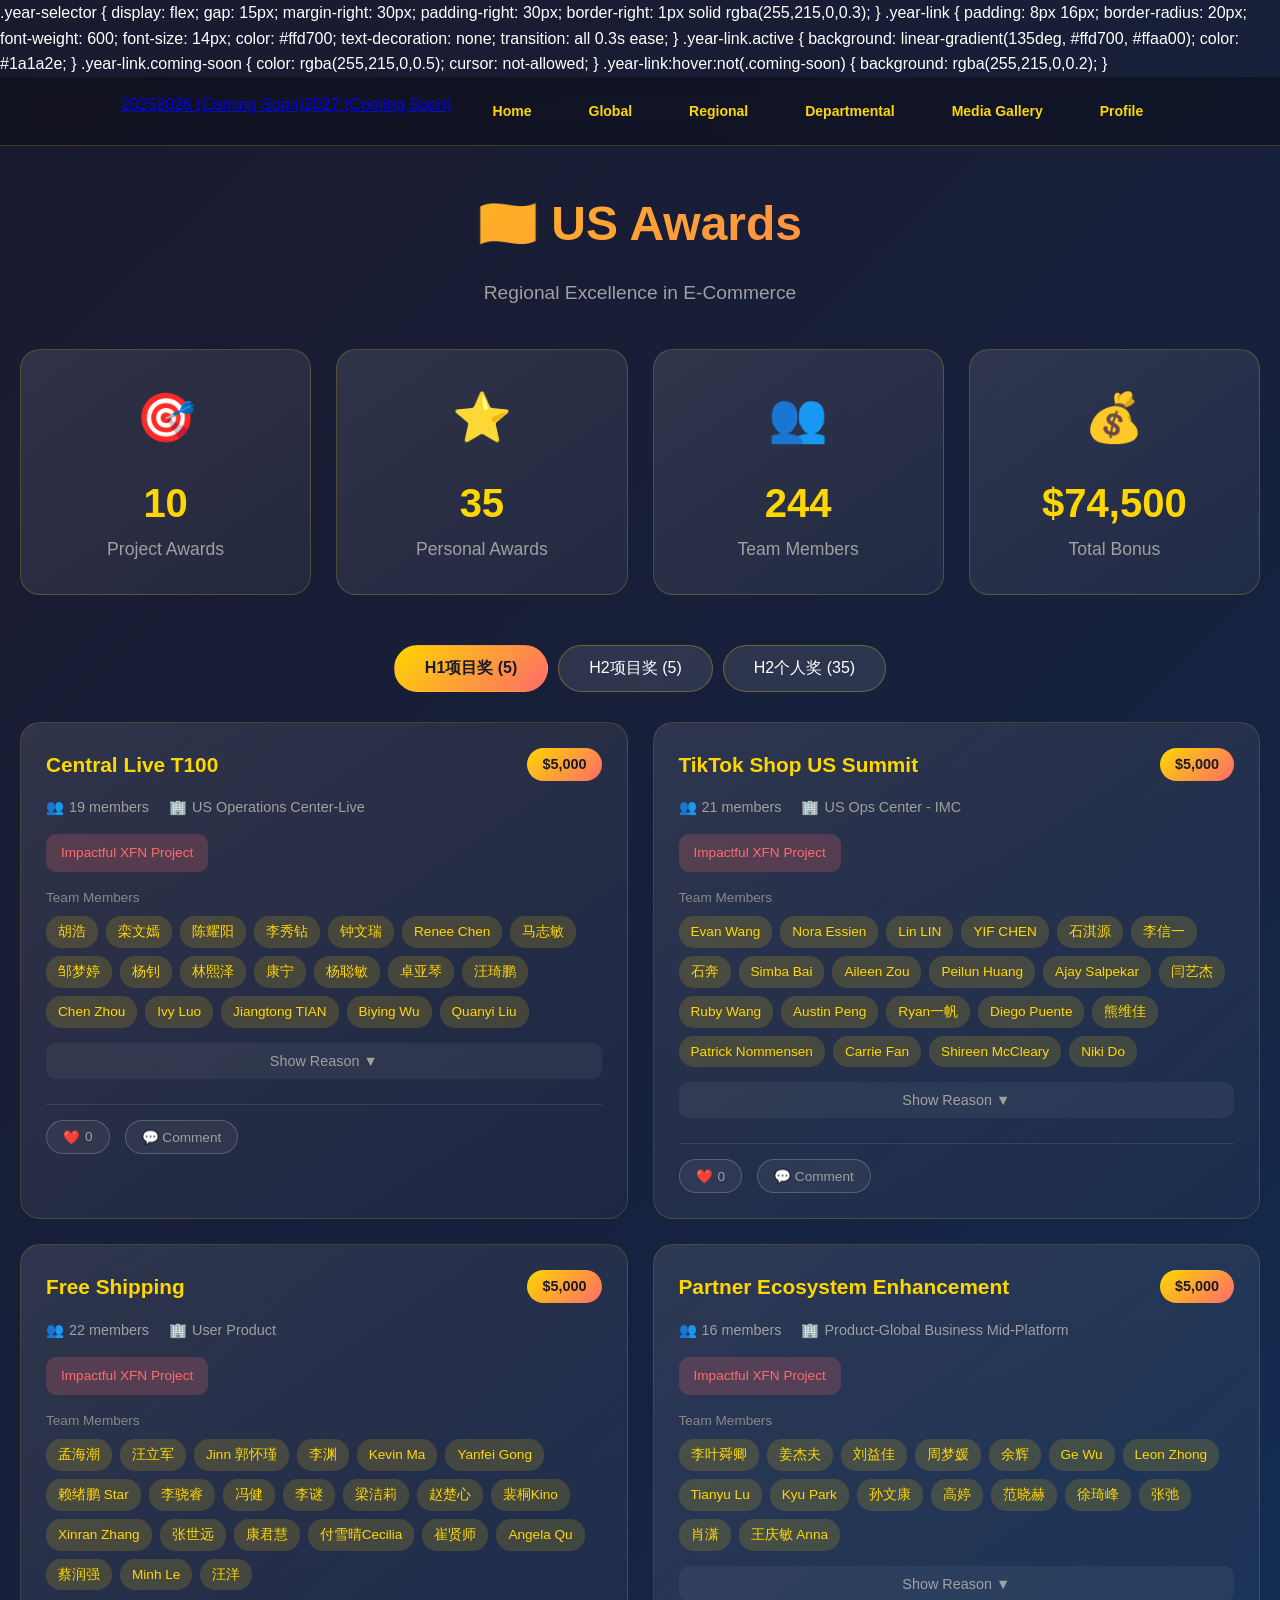
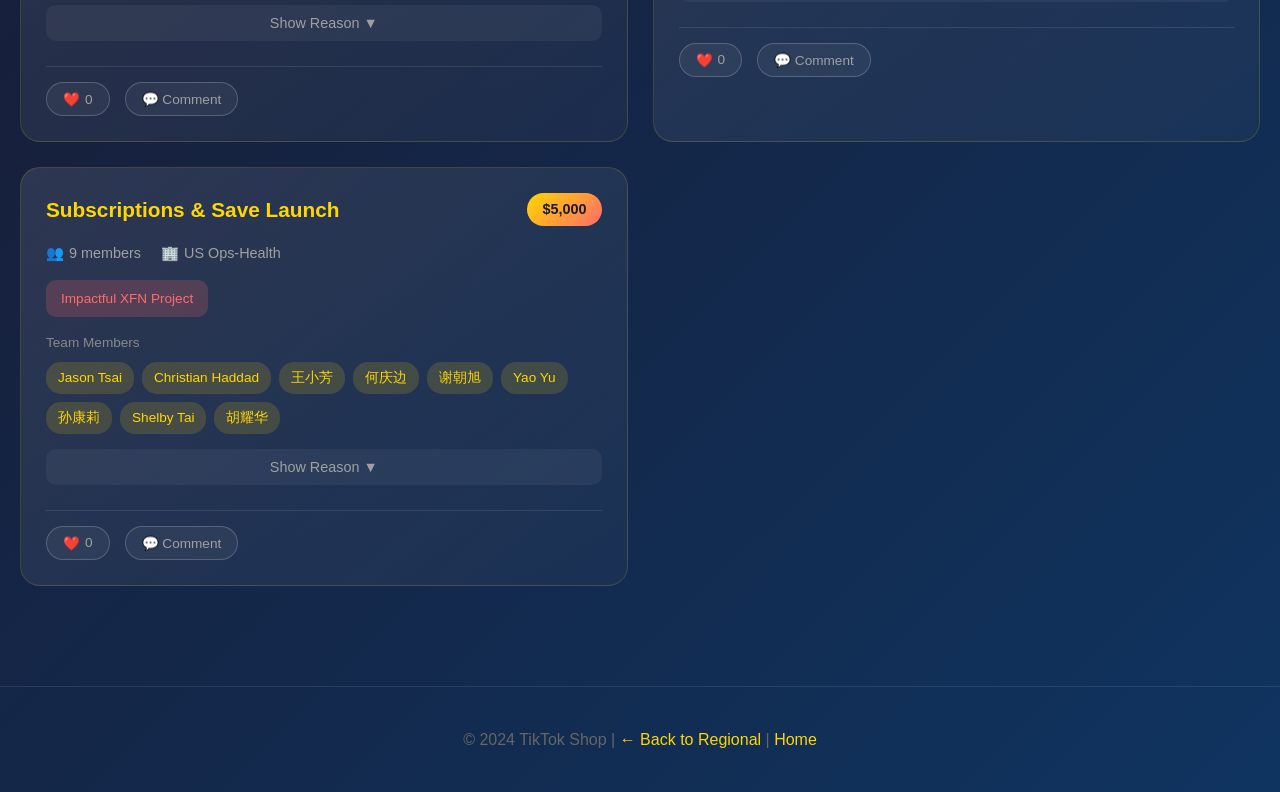
<file: us.html>
<!DOCTYPE html>
<html lang="en">
<head>
    <meta charset="UTF-8">
    <meta name="viewport" content="width=device-width, initial-scale=1.0">
    <title>🇺🇸 US Awards - TikTok Shop Stars</title>
    
<style>
* {
    margin: 0;
    padding: 0;
    box-sizing: border-box;
}

body {
    font-family: 'Segoe UI', Tahoma, Geneva, Verdana, sans-serif;
    background: linear-gradient(135deg, #1a1a2e 0%, #16213e 50%, #0f3460 100%);
    min-height: 100vh;
    color: #fff;
    line-height: 1.6;
}

.nav-bar {
    background: rgba(0, 0, 0, 0.3);
    backdrop-filter: blur(10px);
    padding: 15px 30px;
    display: flex;
    gap: 25px;
    flex-wrap: wrap;
    justify-content: center;
    border-bottom: 1px solid rgba(255, 215, 0, 0.2);
    position: sticky;
    top: 0;
    z-index: 100;
}

.nav-link {
    color: #ffd700;
    text-decoration: none;
    font-weight: 600;
    padding: 8px 16px;
    border-radius: 25px;
    transition: all 0.3s ease;
    font-size: 14px;
}

.nav-link:hover {
    background: rgba(255, 215, 0, 0.2);
    transform: translateY(-2px);
}

.container {
    max-width: 1400px;
    margin: 0 auto;
    padding: 40px 20px;
}

h1 {
    font-size: 3em;
    background: linear-gradient(135deg, #ffd700, #ff6b6b);
    -webkit-background-clip: text;
    -webkit-text-fill-color: transparent;
    background-clip: text;
    text-align: center;
    margin-bottom: 15px;
}

h2 {
    font-size: 2em;
    color: #ffd700;
    text-align: center;
    margin-bottom: 30px;
}

.subtitle {
    text-align: center;
    color: #a0a0a0;
    font-size: 1.2em;
    margin-bottom: 40px;
}

/* 统计卡片 */
.stats-grid {
    display: grid;
    grid-template-columns: repeat(auto-fit, minmax(280px, 1fr));
    gap: 25px;
    margin-bottom: 50px;
}

.stat-card {
    background: linear-gradient(145deg, rgba(255,255,255,0.1), rgba(255,255,255,0.05));
    border-radius: 20px;
    padding: 30px;
    text-align: center;
    border: 1px solid rgba(255, 215, 0, 0.2);
    transition: all 0.3s ease;
}

.stat-card:hover {
    transform: translateY(-5px);
    border-color: rgba(255, 215, 0, 0.5);
    box-shadow: 0 10px 30px rgba(255, 215, 0, 0.1);
}

.stat-icon {
    font-size: 3em;
    margin-bottom: 15px;
}

.stat-number {
    font-size: 2.5em;
    font-weight: bold;
    color: #ffd700;
}

.stat-label {
    color: #a0a0a0;
    font-size: 1.1em;
}

/* 区域卡片入口 */
.region-grid {
    display: grid;
    grid-template-columns: repeat(auto-fit, minmax(300px, 1fr));
    gap: 30px;
    margin: 40px 0;
}

.region-card {
    background: linear-gradient(145deg, rgba(255,255,255,0.12), rgba(255,255,255,0.05));
    border-radius: 25px;
    padding: 35px;
    text-align: center;
    border: 2px solid transparent;
    transition: all 0.4s ease;
    cursor: pointer;
    text-decoration: none;
    color: white;
    position: relative;
    overflow: hidden;
}

.region-card::before {
    content: '';
    position: absolute;
    top: 0;
    left: -100%;
    width: 100%;
    height: 100%;
    background: linear-gradient(90deg, transparent, rgba(255,255,255,0.1), transparent);
    transition: left 0.5s;
}

.region-card:hover::before {
    left: 100%;
}

.region-card:hover {
    transform: scale(1.03);
    border-color: #ffd700;
    box-shadow: 0 15px 40px rgba(255, 215, 0, 0.2);
}

.region-icon {
    font-size: 4em;
    margin-bottom: 20px;
}

.region-title {
    font-size: 1.8em;
    color: #ffd700;
    margin-bottom: 10px;
}

.region-desc {
    color: #b0b0b0;
    font-size: 0.95em;
}

.region-stats {
    margin-top: 20px;
    padding-top: 20px;
    border-top: 1px solid rgba(255,255,255,0.1);
    display: flex;
    justify-content: space-around;
}

.region-stat {
    text-align: center;
}

.region-stat-value {
    font-size: 1.5em;
    color: #ff6b6b;
    font-weight: bold;
}

.region-stat-label {
    font-size: 0.85em;
    color: #888;
}

/* Tab导航 */
.tabs {
    display: flex;
    gap: 10px;
    margin-bottom: 30px;
    flex-wrap: wrap;
    justify-content: center;
}

.tab-btn {
    background: rgba(255, 255, 255, 0.1);
    border: 1px solid rgba(255, 215, 0, 0.3);
    color: #fff;
    padding: 12px 30px;
    border-radius: 30px;
    cursor: pointer;
    font-size: 1em;
    transition: all 0.3s ease;
}

.tab-btn:hover, .tab-btn.active {
    background: linear-gradient(135deg, #ffd700, #ff6b6b);
    border-color: transparent;
    color: #1a1a2e;
    font-weight: bold;
}

.tab-content {
    display: none;
}

.tab-content.active {
    display: block;
}

/* 项目卡片 */
.project-grid {
    display: grid;
    grid-template-columns: repeat(auto-fill, minmax(400px, 1fr));
    gap: 25px;
}

.project-card {
    background: linear-gradient(145deg, rgba(255,255,255,0.1), rgba(255,255,255,0.03));
    border-radius: 20px;
    padding: 25px;
    border: 1px solid rgba(255, 215, 0, 0.15);
    transition: all 0.3s ease;
}

.project-card:hover {
    transform: translateY(-5px);
    border-color: rgba(255, 215, 0, 0.4);
    box-shadow: 0 10px 30px rgba(0, 0, 0, 0.3);
}

.project-header {
    display: flex;
    justify-content: space-between;
    align-items: flex-start;
    margin-bottom: 15px;
}

.project-name {
    font-size: 1.3em;
    color: #ffd700;
    font-weight: bold;
    flex: 1;
    padding-right: 15px;
}

.bonus-badge {
    background: linear-gradient(135deg, #ffd700, #ff6b6b);
    color: #1a1a2e;
    padding: 5px 15px;
    border-radius: 20px;
    font-weight: bold;
    font-size: 0.9em;
    white-space: nowrap;
}

.project-meta {
    display: flex;
    gap: 20px;
    margin-bottom: 15px;
    flex-wrap: wrap;
}

.meta-item {
    display: flex;
    align-items: center;
    gap: 5px;
    color: #a0a0a0;
    font-size: 0.9em;
}

.meta-icon {
    color: #ffd700;
}

.team-award {
    background: rgba(255, 107, 107, 0.2);
    color: #ff6b6b;
    padding: 8px 15px;
    border-radius: 10px;
    font-size: 0.85em;
    margin-bottom: 15px;
    display: inline-block;
}

.members-section {
    margin-bottom: 15px;
}

.members-label {
    color: #888;
    font-size: 0.85em;
    margin-bottom: 8px;
}

.members-list {
    display: flex;
    flex-wrap: wrap;
    gap: 8px;
}

.member-tag {
    background: rgba(255, 215, 0, 0.15);
    color: #ffd700;
    padding: 5px 12px;
    border-radius: 15px;
    font-size: 0.85em;
}

.reason-section {
    margin-top: 15px;
}

.reason-toggle {
    background: rgba(255, 255, 255, 0.05);
    border: none;
    color: #a0a0a0;
    padding: 10px 20px;
    border-radius: 10px;
    cursor: pointer;
    width: 100%;
    text-align: center;
    transition: all 0.3s;
    font-size: 0.9em;
}

.reason-toggle:hover {
    background: rgba(255, 255, 255, 0.1);
    color: #fff;
}

.reason-content {
    max-height: 0;
    overflow: hidden;
    transition: max-height 0.5s ease;
    background: rgba(0, 0, 0, 0.2);
    border-radius: 10px;
    margin-top: 10px;
}

.reason-content.expanded {
    max-height: 500px;
    overflow-y: auto;
}

.reason-text {
    padding: 15px;
    font-size: 0.9em;
    color: #c0c0c0;
    line-height: 1.8;
    white-space: pre-wrap;
}

/* 个人奖卡片 */
.person-grid {
    display: grid;
    grid-template-columns: repeat(auto-fill, minmax(350px, 1fr));
    gap: 20px;
}

.person-card {
    background: linear-gradient(145deg, rgba(255,255,255,0.08), rgba(255,255,255,0.02));
    border-radius: 15px;
    padding: 20px;
    display: flex;
    align-items: center;
    gap: 20px;
    border: 1px solid rgba(255, 215, 0, 0.1);
    transition: all 0.3s ease;
}

.person-card:hover {
    transform: translateX(5px);
    border-color: rgba(255, 215, 0, 0.3);
}

.person-avatar {
    width: 60px;
    height: 60px;
    border-radius: 50%;
    background: linear-gradient(135deg, #ffd700, #ff6b6b);
    display: flex;
    align-items: center;
    justify-content: center;
    font-size: 1.5em;
    font-weight: bold;
    color: #1a1a2e;
    flex-shrink: 0;
}

.person-info {
    flex: 1;
}

.person-name {
    color: #ffd700;
    font-size: 1.1em;
    font-weight: bold;
    margin-bottom: 5px;
}

.person-project {
    color: #888;
    font-size: 0.85em;
}

.person-bonus {
    background: linear-gradient(135deg, #ff6b6b, #ffd700);
    color: #1a1a2e;
    padding: 8px 15px;
    border-radius: 20px;
    font-weight: bold;
    font-size: 0.9em;
}

/* 点赞和评论 */
.interaction-bar {
    display: flex;
    gap: 15px;
    margin-top: 15px;
    padding-top: 15px;
    border-top: 1px solid rgba(255,255,255,0.1);
}

.like-btn, .comment-btn {
    background: rgba(255, 255, 255, 0.05);
    border: 1px solid rgba(255, 255, 255, 0.2);
    color: #a0a0a0;
    padding: 8px 16px;
    border-radius: 20px;
    cursor: pointer;
    transition: all 0.3s;
    display: flex;
    align-items: center;
    gap: 5px;
    font-size: 0.85em;
}

.like-btn:hover, .comment-btn:hover {
    background: rgba(255, 215, 0, 0.2);
    border-color: #ffd700;
    color: #ffd700;
}

.like-btn.liked {
    background: rgba(255, 107, 107, 0.3);
    border-color: #ff6b6b;
    color: #ff6b6b;
}

/* 评论区 */
.comment-section {
    margin-top: 15px;
    display: none;
}

.comment-section.show {
    display: block;
}

.comment-input {
    width: 100%;
    background: rgba(255, 255, 255, 0.05);
    border: 1px solid rgba(255, 255, 255, 0.2);
    border-radius: 10px;
    padding: 12px;
    color: #fff;
    font-size: 0.9em;
    resize: vertical;
    min-height: 60px;
}

.comment-input:focus {
    outline: none;
    border-color: #ffd700;
}

.comment-submit {
    background: linear-gradient(135deg, #ffd700, #ff6b6b);
    border: none;
    color: #1a1a2e;
    padding: 10px 25px;
    border-radius: 20px;
    cursor: pointer;
    margin-top: 10px;
    font-weight: bold;
    transition: all 0.3s;
}

.comment-submit:hover {
    transform: scale(1.05);
}

.comments-list {
    margin-top: 15px;
    max-height: 200px;
    overflow-y: auto;
}

.comment-item {
    background: rgba(255, 255, 255, 0.05);
    border-radius: 10px;
    padding: 12px;
    margin-bottom: 10px;
}

.comment-author {
    color: #ffd700;
    font-weight: bold;
    font-size: 0.85em;
}

.comment-text {
    color: #c0c0c0;
    font-size: 0.9em;
    margin-top: 5px;
}

.comment-time {
    color: #666;
    font-size: 0.75em;
    margin-top: 5px;
}

/* 底部 */
.footer {
    text-align: center;
    padding: 40px;
    color: #666;
    border-top: 1px solid rgba(255, 255, 255, 0.1);
    margin-top: 60px;
}

.footer a {
    color: #ffd700;
    text-decoration: none;
}

/* 空状态 */
.empty-state {
    text-align: center;
    padding: 60px;
    color: #888;
}

.empty-icon {
    font-size: 4em;
    margin-bottom: 20px;
}

/* 响应式 */
@media (max-width: 768px) {
    h1 { font-size: 2em; }
    h2 { font-size: 1.5em; }
    .project-grid, .person-grid { grid-template-columns: 1fr; }
    .nav-bar { gap: 10px; padding: 10px 15px; }
    .nav-link { padding: 6px 12px; font-size: 12px; }
    .region-grid { grid-template-columns: 1fr; }
}
</style>
.year-selector {
  display: flex;
  gap: 15px;
  margin-right: 30px;
  padding-right: 30px;
  border-right: 1px solid rgba(255,215,0,0.3);
}
.year-link {
  padding: 8px 16px;
  border-radius: 20px;
  font-weight: 600;
  font-size: 14px;
  color: #ffd700;
  text-decoration: none;
  transition: all 0.3s ease;
}
.year-link.active {
  background: linear-gradient(135deg, #ffd700, #ffaa00);
  color: #1a1a2e;
}
.year-link.coming-soon {
  color: rgba(255,215,0,0.5);
  cursor: not-allowed;
}
.year-link:hover:not(.coming-soon) {
  background: rgba(255,215,0,0.2);
}

</head>
<body>
    
<div class="nav-bar"><div class="year-selector"><a href="#" class="year-link active">2025</a><a href="#" class="year-link coming-soon">2026 (Coming Soon)</a><a href="#" class="year-link coming-soon">2027 (Coming Soon)</a></div>
    <a href="https://lan-zhang-168898.github.io/tiktok-awards/" class="nav-link">Home</a>
    <a href="https://lan-zhang-168898.github.io/tiktok-awards/global.html" class="nav-link">Global</a>
    <a href="https://lan-zhang-168898.github.io/tiktok-awards/regional.html" class="nav-link">Regional</a>
    <a href="https://lan-zhang-168898.github.io/tiktok-awards/" class="nav-link">Departmental</a>
    <a href="https://lan-zhang-168898.github.io/tiktok-awards/" class="nav-link">Media Gallery</a>
    <a href="https://lan-zhang-168898.github.io/tiktok-awards/" class="nav-link">Profile</a>
</div>

    
    <div class="container">
        <h1>🇺🇸 US Awards</h1>
        <p class="subtitle">Regional Excellence in E-Commerce</p>
        
        <div class="stats-grid">
            <div class="stat-card">
                <div class="stat-icon">🎯</div>
                <div class="stat-number">10</div>
                <div class="stat-label">Project Awards</div>
            </div>
            <div class="stat-card">
                <div class="stat-icon">⭐</div>
                <div class="stat-number">35</div>
                <div class="stat-label">Personal Awards</div>
            </div>
            <div class="stat-card">
                <div class="stat-icon">👥</div>
                <div class="stat-number">244</div>
                <div class="stat-label">Team Members</div>
            </div>
            <div class="stat-card">
                <div class="stat-icon">💰</div>
                <div class="stat-number">$74,500</div>
                <div class="stat-label">Total Bonus</div>
            </div>
        </div>
        
        <div class="tabs">
            <button class="tab-btn active" onclick="switchTab('h1')">H1项目奖 (5)</button>
            <button class="tab-btn" onclick="switchTab('h2')">H2项目奖 (5)</button>
            <button class="tab-btn" onclick="switchTab('person')">H2个人奖 (35)</button>
        </div>
        
        <div id="h1" class="tab-content active">
            <div class="project-grid">
                
<div class="project-card" id="h1_0">
    <div class="project-header">
        <div class="project-name">Central Live T100</div>
        <div class="bonus-badge">$5,000</div>
    </div>
    <div class="project-meta">
        <div class="meta-item">
            <span class="meta-icon">👥</span>
            <span>19 members</span>
        </div>
        <div class="meta-item">
            <span class="meta-icon">🏢</span>
            <span>US Operations Center-Live</span>
        </div>
    </div>
    <div class="team-award">Impactful XFN Project</div>
    <div class="members-section">
        <div class="members-label">Team Members</div>
        <div class="members-list"><span class="member-tag">胡浩</span><span class="member-tag">栾文嫣</span><span class="member-tag">陈耀阳</span><span class="member-tag">李秀钻</span><span class="member-tag">钟文瑞</span><span class="member-tag">Renee Chen</span><span class="member-tag">马志敏</span><span class="member-tag">邹梦婷</span><span class="member-tag">杨钊</span><span class="member-tag">林熙泽</span><span class="member-tag">康宁</span><span class="member-tag">杨聪敏</span><span class="member-tag">卓亚琴</span><span class="member-tag">汪琦鹏</span><span class="member-tag">Chen Zhou</span><span class="member-tag">Ivy Luo</span><span class="member-tag">Jiangtong TIAN</span><span class="member-tag">Biying Wu</span><span class="member-tag">Quanyi Liu</span></div>
    </div>
    <div class="reason-section">
        <button class="reason-toggle" onclick="toggleReason(this)">Show Reason ▼</button>
        <div class="reason-content">
            <div class="reason-text">1. Built benchmark livestreaming cases and established scalable methodologies. The share of livestream GMV from T100 Project sellers increased to 20% of the total. In June, there were over 80 sessions exceeding $100K each, including a $2M MEGA LIVE for PopMart Labubu and a $680K new product launch for Oakcha perfume. Meanwhile, livestream GMV accounted for over 50% of total shop GMV for sellers such as Noely and Divi. We consolidated and documented operational methodologies across different industries and provided training to sellers.
2. Identified and drove optimization of several fundamental issues within the livestream ecosystem, including: 1) refining livestream product workflows, improving advertising, GNE, and Pontos-related issues; 2) enhanced user interaction tools; 3) iterated traffic analytics tools such as the LIVE Dashboard, traffic analysis and video-to-live traffic diagnosis; 4) improved hosts’ data analysis and post-analysis action capabilities; 5) collaborated with the Shop Tab team to build the Livestream "Trending" channel and launched the strategy to display livestream cards by default in comprehensive search to strengthen the livestream awareness.
3. Acted as a key driver for the 0-to-1 development of the US livestream ecosystem, we worked with the recommendation & algo team to increase the weighting of content interaction metrics. Previously, the content distribution relied heavily on transaction indicators, leading to an ecosystem dominated by single hero products. After the recommendation algorithm adjustment, the strengthened focus on content-driven livestreams resulted in effective growth in show PV and GPM. The operations team implemented training rapidly, resulting in significant improvements in livestream content quality. The ecosystem is now forming a virtuous cycle, advancing both content strength and transactional performance, establishing a solid base for mid-term to long-term development.</div>
        </div>
    </div>
    <div class="interaction-bar">
        <button class="like-btn" data-project="Central Live T100" data-type="project" onclick="toggleLike('Central Live T100', 'project')">
            ❤️ <span data-like="project_Central Live T100">0</span>
        </button>
        <button class="comment-btn" onclick="toggleComment('Central Live T100')">
            💬 Comment
        </button>
    </div>
    <div class="comment-section" data-comment="Central Live T100">
        <textarea class="comment-input" placeholder="Share your thoughts..."></textarea>
        <button class="comment-submit" onclick="submitComment('Central Live T100')">Post</button>
        <div class="comments-list"></div>
    </div>
</div>
<div class="project-card" id="h1_1">
    <div class="project-header">
        <div class="project-name">TikTok Shop US Summit</div>
        <div class="bonus-badge">$5,000</div>
    </div>
    <div class="project-meta">
        <div class="meta-item">
            <span class="meta-icon">👥</span>
            <span>21 members</span>
        </div>
        <div class="meta-item">
            <span class="meta-icon">🏢</span>
            <span>US Ops Center  - IMC</span>
        </div>
    </div>
    <div class="team-award">Impactful XFN Project</div>
    <div class="members-section">
        <div class="members-label">Team Members</div>
        <div class="members-list"><span class="member-tag">Evan Wang</span><span class="member-tag">Nora Essien</span><span class="member-tag">Lin LIN</span><span class="member-tag">YIF CHEN</span><span class="member-tag">石淇源</span><span class="member-tag">李信一</span><span class="member-tag">石奔</span><span class="member-tag">Simba Bai</span><span class="member-tag">Aileen Zou</span><span class="member-tag">Peilun Huang</span><span class="member-tag">Ajay Salpekar</span><span class="member-tag">闫艺杰</span><span class="member-tag">Ruby Wang</span><span class="member-tag">Austin Peng</span><span class="member-tag">Ryan一帆</span><span class="member-tag">Diego Puente</span><span class="member-tag">熊维佳</span><span class="member-tag">Patrick Nommensen</span><span class="member-tag">Carrie Fan</span><span class="member-tag">Shireen McCleary</span><span class="member-tag">Niki Do</span></div>
    </div>
    <div class="reason-section">
        <button class="reason-toggle" onclick="toggleReason(this)">Show Reason ▼</button>
        <div class="reason-content">
            <div class="reason-text">On June 10, we made history — launching the first-ever TikTok Shop US Summit in Los Angeles, with 600+ Sellers/Partners, 100+ Creators, 150+ Staff, making a bold chapter in our mission to transform e-commerce through content, community, and culture.
This full-day event brought together top sellers, creators and partners to spotlight what’s next for discovery ecommerce — and how to grow with TikTok Shop.
🔥 The energy was real: spots filled up fast, and attendees came eager to engage, learn, and connect. Whether participants were new to TikTok Shop or ready to scale, they left with fresh perspectives, deeper trust, and actionable ideas. ✨</div>
        </div>
    </div>
    <div class="interaction-bar">
        <button class="like-btn" data-project="TikTok Shop US Summit" data-type="project" onclick="toggleLike('TikTok Shop US Summit', 'project')">
            ❤️ <span data-like="project_TikTok Shop US Summit">0</span>
        </button>
        <button class="comment-btn" onclick="toggleComment('TikTok Shop US Summit')">
            💬 Comment
        </button>
    </div>
    <div class="comment-section" data-comment="TikTok Shop US Summit">
        <textarea class="comment-input" placeholder="Share your thoughts..."></textarea>
        <button class="comment-submit" onclick="submitComment('TikTok Shop US Summit')">Post</button>
        <div class="comments-list"></div>
    </div>
</div>
<div class="project-card" id="h1_2">
    <div class="project-header">
        <div class="project-name">Free Shipping</div>
        <div class="bonus-badge">$5,000</div>
    </div>
    <div class="project-meta">
        <div class="meta-item">
            <span class="meta-icon">👥</span>
            <span>22 members</span>
        </div>
        <div class="meta-item">
            <span class="meta-icon">🏢</span>
            <span>User Product</span>
        </div>
    </div>
    <div class="team-award">Impactful XFN Project</div>
    <div class="members-section">
        <div class="members-label">Team Members</div>
        <div class="members-list"><span class="member-tag">孟海潮</span><span class="member-tag">汪立军</span><span class="member-tag">Jinn 郭怀瑾</span><span class="member-tag">李渊</span><span class="member-tag">Kevin Ma</span><span class="member-tag">Yanfei Gong</span><span class="member-tag">赖绪鹏 Star</span><span class="member-tag">李骁睿</span><span class="member-tag">冯健</span><span class="member-tag">李谜</span><span class="member-tag">梁洁莉</span><span class="member-tag">赵楚心</span><span class="member-tag">裴桐Kino</span><span class="member-tag">Xinran Zhang</span><span class="member-tag">张世远</span><span class="member-tag">康君慧</span><span class="member-tag">付雪晴Cecilia</span><span class="member-tag">崔贤师</span><span class="member-tag">Angela Qu</span><span class="member-tag">蔡润强</span><span class="member-tag">Minh Le</span><span class="member-tag">汪洋</span></div>
    </div>
    <div class="reason-section">
        <button class="reason-toggle" onclick="toggleReason(this)">Show Reason ▼</button>
        <div class="reason-content">
            <div class="reason-text">The project involved over ten teams across various departments. Through tight cross-functional collaboration, we overcame coordination challenges and implemented effective solutions. By H1, we upgraded the seller product flow , optimized the free shipping traffic, and integrated with the campaign mechanism to encourage more sellers to provide freeshipping. Together with 2 round withdrawals of shipping subsidy completed and welldone GTM, and the project was delivered a month ahead of schedule. 
After the withdrawal, the free shipping subsidy, the free shipping rate is not only stable but keep increasing(target completion by 116%). The seller self-configured free shippingrate rose from 40% to 75%, saving the project over $100 million in the annual budget."</div>
        </div>
    </div>
    <div class="interaction-bar">
        <button class="like-btn" data-project="Free Shipping" data-type="project" onclick="toggleLike('Free Shipping', 'project')">
            ❤️ <span data-like="project_Free Shipping">0</span>
        </button>
        <button class="comment-btn" onclick="toggleComment('Free Shipping')">
            💬 Comment
        </button>
    </div>
    <div class="comment-section" data-comment="Free Shipping">
        <textarea class="comment-input" placeholder="Share your thoughts..."></textarea>
        <button class="comment-submit" onclick="submitComment('Free Shipping')">Post</button>
        <div class="comments-list"></div>
    </div>
</div>
<div class="project-card" id="h1_3">
    <div class="project-header">
        <div class="project-name">Partner Ecosystem Enhancement</div>
        <div class="bonus-badge">$5,000</div>
    </div>
    <div class="project-meta">
        <div class="meta-item">
            <span class="meta-icon">👥</span>
            <span>16 members</span>
        </div>
        <div class="meta-item">
            <span class="meta-icon">🏢</span>
            <span>Product-Global Business Mid-Platform</span>
        </div>
    </div>
    <div class="team-award">Impactful XFN Project</div>
    <div class="members-section">
        <div class="members-label">Team Members</div>
        <div class="members-list"><span class="member-tag">李叶舜卿</span><span class="member-tag">姜杰夫</span><span class="member-tag">刘益佳</span><span class="member-tag">周梦媛</span><span class="member-tag">余辉</span><span class="member-tag">Ge Wu</span><span class="member-tag">Leon Zhong</span><span class="member-tag">Tianyu Lu</span><span class="member-tag">Kyu Park</span><span class="member-tag">孙文康</span><span class="member-tag">高婷</span><span class="member-tag">范晓赫</span><span class="member-tag">徐琦峰</span><span class="member-tag">张弛</span><span class="member-tag">肖潇</span><span class="member-tag">王庆敏 Anna</span></div>
    </div>
    <div class="reason-section">
        <button class="reason-toggle" onclick="toggleReason(this)">Show Reason ▼</button>
        <div class="reason-content">
            <div class="reason-text">To build a healthy partner ecosystem supporting TikTok Shop creators and sellers, this project revamped the partner onboarding process, launched a partner tiering system, and established a standard collaboration process. 
It brought in 1,000 new registered agencies per week in June, clarified TSP contributions with verified live management GMV from 0% to 75%, and enabled over 30K partners to collaborate weekly on Shoppable Videos and LIVEs.</div>
        </div>
    </div>
    <div class="interaction-bar">
        <button class="like-btn" data-project="Partner Ecosystem Enhancement" data-type="project" onclick="toggleLike('Partner Ecosystem Enhancement', 'project')">
            ❤️ <span data-like="project_Partner Ecosystem Enhancement">0</span>
        </button>
        <button class="comment-btn" onclick="toggleComment('Partner Ecosystem Enhancement')">
            💬 Comment
        </button>
    </div>
    <div class="comment-section" data-comment="Partner Ecosystem Enhancement">
        <textarea class="comment-input" placeholder="Share your thoughts..."></textarea>
        <button class="comment-submit" onclick="submitComment('Partner Ecosystem Enhancement')">Post</button>
        <div class="comments-list"></div>
    </div>
</div>
<div class="project-card" id="h1_4">
    <div class="project-header">
        <div class="project-name">Subscriptions & Save Launch</div>
        <div class="bonus-badge">$5,000</div>
    </div>
    <div class="project-meta">
        <div class="meta-item">
            <span class="meta-icon">👥</span>
            <span>9 members</span>
        </div>
        <div class="meta-item">
            <span class="meta-icon">🏢</span>
            <span>US Ops-Health</span>
        </div>
    </div>
    <div class="team-award">Impactful XFN Project</div>
    <div class="members-section">
        <div class="members-label">Team Members</div>
        <div class="members-list"><span class="member-tag">Jason Tsai</span><span class="member-tag">Christian Haddad</span><span class="member-tag">王小芳</span><span class="member-tag">何庆边</span><span class="member-tag">谢朝旭</span><span class="member-tag">Yao Yu</span><span class="member-tag">孙康莉</span><span class="member-tag">Shelby Tai</span><span class="member-tag">胡耀华</span></div>
    </div>
    <div class="reason-section">
        <button class="reason-toggle" onclick="toggleReason(this)">Show Reason ▼</button>
        <div class="reason-content">
            <div class="reason-text">- **Strategic Impact:&nbsp;**The subscription feature represents critical strategic value for TikTok Shop ecosystem. It provides competitive parity with core rivals Amazon and DTC platforms, enabling enhanced long-term user retention and stable repeat purchases that drive merchant revenue and profitability. Users demonstrate 40% repeat purchase rates in subsequent months. Long term category revenue growth potential is high - Amazon + other DTC sellers see 30% to 60% of their revenue coming from subscriptions.
- **Cross-Functional Sophisticated Execution:&nbsp;**The subscription feature represents a comprehensive 0-to-1 development process within TikTok Shop, requiring seamless collaboration across product, marketing, engineering, GNE, and Health BizOps teams. The initiative successfully navigated complex challenges through continuous user journey optimization (including Apple Pay integration) while delivering on schedule.
- **High Business Impact:&nbsp;**The subscription feature has rapidly demonstrated significant GMV impact, led by the health cluster with multi-cluster scalability. Within 12 days of launch, ~2,800 products enabled SnS functionality (health ~50% share), generated daily GMV $150K (health ~80% share), and the overall platform penetration achieved 1.6% (health 4.5%), with 95K user subscriptions (health ~ 79% share)."</div>
        </div>
    </div>
    <div class="interaction-bar">
        <button class="like-btn" data-project="Subscriptions & Save Launch" data-type="project" onclick="toggleLike('Subscriptions & Save Launch', 'project')">
            ❤️ <span data-like="project_Subscriptions & Save Launch">0</span>
        </button>
        <button class="comment-btn" onclick="toggleComment('Subscriptions & Save Launch')">
            💬 Comment
        </button>
    </div>
    <div class="comment-section" data-comment="Subscriptions & Save Launch">
        <textarea class="comment-input" placeholder="Share your thoughts..."></textarea>
        <button class="comment-submit" onclick="submitComment('Subscriptions & Save Launch')">Post</button>
        <div class="comments-list"></div>
    </div>
</div>
            </div>
        </div>
        
        <div id="h2" class="tab-content">
            <div class="project-grid">
                
<div class="project-card" id="h2_0">
    <div class="project-header">
        <div class="project-name">BFCM Campaign</div>
        <div class="bonus-badge">$9,000</div>
    </div>
    <div class="project-meta">
        <div class="meta-item">
            <span class="meta-icon">👥</span>
            <span>66 members</span>
        </div>
        <div class="meta-item">
            <span class="meta-icon">🏢</span>
            <span>US Ops Center-Campaign</span>
        </div>
    </div>
    <div class="team-award">Yes</div>
    <div class="members-section">
        <div class="members-label">Team Members</div>
        <div class="members-list"><span class="member-tag">王瑶</span><span class="member-tag">潘姿颖</span><span class="member-tag">裴桐Kino</span><span class="member-tag">Windson Liu</span><span class="member-tag">Lin LIN</span><span class="member-tag">Aileen Zou</span><span class="member-tag">Ajay Salpekar</span><span class="member-tag">石奔</span><span class="member-tag">Simba Bai</span><span class="member-tag">Peilun Huang</span><span class="member-tag">李信一</span><span class="member-tag">于晓旭 Shaw</span><span class="member-tag">徐金谦</span><span class="member-tag">汤维</span><span class="member-tag">王娇玥</span><span class="member-tag">沈佳栋</span><span class="member-tag">张庆</span><span class="member-tag">费子轩</span><span class="member-tag">Eli Dai</span><span class="member-tag">Xi Lin</span><span class="member-tag">Moud Eltaweel</span><span class="member-tag">Santo</span><span class="member-tag">希瑞</span><span class="member-tag">祝硕宏</span><span class="member-tag">姜志</span><span class="member-tag">Yuan Gao</span><span class="member-tag">黄远健 Jared</span><span class="member-tag">Qianle(Alex) 郭乾乐</span><span class="member-tag">XinLing 信陵</span><span class="member-tag">Alice Wang</span><span class="member-tag">汪洋</span><span class="member-tag">马佳</span><span class="member-tag">孙彬晖</span><span class="member-tag">陈舟</span><span class="member-tag">齐临Kay</span><span class="member-tag">Yifei Bao</span><span class="member-tag">陈悦</span><span class="member-tag">Wilfred Halim</span><span class="member-tag">TY</span><span class="member-tag">Andy Rowe</span><span class="member-tag">向婕</span><span class="member-tag">刘智渊</span><span class="member-tag">谢照男</span><span class="member-tag">Clark Guo 郭紫君</span><span class="member-tag">江佳晓</span><span class="member-tag">吕高攀</span><span class="member-tag">黄强</span><span class="member-tag">吕名扬</span><span class="member-tag">龚冠仁</span><span class="member-tag">白戈</span><span class="member-tag">林熙泽</span><span class="member-tag">Xiaomin Tang</span><span class="member-tag">Yayin Cai</span><span class="member-tag">周阳鹏</span><span class="member-tag">张慧婷</span><span class="member-tag">Rachel Park</span><span class="member-tag">陈洪超</span><span class="member-tag">徐绮睿</span><span class="member-tag">林夏</span><span class="member-tag">洪谦</span><span class="member-tag">KAI Ayn</span><span class="member-tag">Claude Z</span><span class="member-tag">Cissy Chen</span><span class="member-tag">Carrie Fan</span><span class="member-tag">黄俊 Jun</span><span class="member-tag">周明易</span></div>
    </div>
    <div class="reason-section">
        <button class="reason-toggle" onclick="toggleReason(this)">Show Reason ▼</button>
        <div class="reason-content">
            <div class="reason-text">Despite negative load adjustments, the team achieved 100.1% of the GMV target during Black Friday–Cyber Monday, ~$7M budget savings, Margin1 at -0.4% (better than -1.4% target), and a 1.5-year AB-GMV-BP-ROI of 1.03 (vs. 1.0 baseline). The campaign brought together 10 international brands and 25 major brands with 153 specialty items, strengthening market visibility and brand momentum.
Meanwhile, the project has achieved milestone results in product revenue and income, smart promotion to increase resource efficiency, strategic key merchants/merchandise, 0-1 MVP trial (Premium offers, Unbox Your Year creator project and etc), and shopping experience optimization（FBT, GNE, payment, CBT and etc).
Long term, the team established traffic benchmarking and collaboration mechanisms, refined BC-side efficiency models, defined subsidy efficiency with centralized funding mechanisms, and implemented binding models with GMV MAX—forming scalable playbooks and cross-functional SOPs.
The project required extensive cross-team collaboration, from strategy alignment to execution and operational support, with shared ownership ensuring stable campaign delivery.</div>
        </div>
    </div>
    <div class="interaction-bar">
        <button class="like-btn" data-project="BFCM Campaign" data-type="project" onclick="toggleLike('BFCM Campaign', 'project')">
            ❤️ <span data-like="project_BFCM Campaign">0</span>
        </button>
        <button class="comment-btn" onclick="toggleComment('BFCM Campaign')">
            💬 Comment
        </button>
    </div>
    <div class="comment-section" data-comment="BFCM Campaign">
        <textarea class="comment-input" placeholder="Share your thoughts..."></textarea>
        <button class="comment-submit" onclick="submitComment('BFCM Campaign')">Post</button>
        <div class="comments-list"></div>
    </div>
</div>
<div class="project-card" id="h2_1">
    <div class="project-header">
        <div class="project-name">US Dropshipping Merchant Governance Initiative</div>
        <div class="bonus-badge">$4,000</div>
    </div>
    <div class="project-meta">
        <div class="meta-item">
            <span class="meta-icon">👥</span>
            <span>24 members</span>
        </div>
        <div class="meta-item">
            <span class="meta-icon">🏢</span>
            <span>Global E-Commerce-Data Science-Business Ecosystem Data Science-Seller and Platform</span>
        </div>
    </div>
    <div class="team-award">Yes</div>
    <div class="members-section">
        <div class="members-label">Team Members</div>
        <div class="members-list"><span class="member-tag">宣艳华</span><span class="member-tag">张弛</span><span class="member-tag">韩子樵</span><span class="member-tag">Mya Chen</span><span class="member-tag">陈宗镭</span><span class="member-tag">侯新雨</span><span class="member-tag">苏志翔</span><span class="member-tag">Qianle(Alex) 郭乾乐</span><span class="member-tag">Yiqing (Kiera) Qi</span><span class="member-tag">Tong Zhao</span><span class="member-tag">刘子威</span><span class="member-tag">Tianyu Zhang</span><span class="member-tag">Huanyu Wang</span><span class="member-tag">崔少岩</span><span class="member-tag">姜志</span><span class="member-tag">蒋西</span><span class="member-tag">李延芳</span><span class="member-tag">Wessy</span><span class="member-tag">袁典飘</span><span class="member-tag">沈佳栋</span><span class="member-tag">余晨</span><span class="member-tag">连鑫</span><span class="member-tag">齐桂彤</span><span class="member-tag">赵拓</span></div>
    </div>
    <div class="reason-section">
        <button class="reason-toggle" onclick="toggleReason(this)">Show Reason ▼</button>
        <div class="reason-content">
            <div class="reason-text">Dropshipping identification rules and business model risks were clearly defined, with alignment across Recommendation, Search, GNE, and ISV. A full-lifecycle governance framework covering onboarding, publishing, traffic, and fulfillment was launched, driving iterations of the US onboarding, deposit, and ISV mechanisms. The solution was replicated across US FS, the UK, Japan, and Mexico.
In Q4, dropshipping scale significantly contracted, improving marketplace structure and resolving traffic misallocation.
New product volume from dropshipping merchants declined by 90%, and controllable cold-start traffic dropped by 98%. Dropshipping share across supply, traffic, and GMV fell by over 70% (merchant -73%, GMV -77%).
Marketplace efficiency improved, with a 1% statistically significant uplift in 30-day 10-order conversion. Traffic allocation for new products was optimized (POP 60%→50%, L2L 29%→35%, FS 11%→15%). Assortment diversity improved, with per-user transaction clusters +0.24%, and US NPS on product variety +1pt in Q4.</div>
        </div>
    </div>
    <div class="interaction-bar">
        <button class="like-btn" data-project="US Dropshipping Merchant Governance Initiative" data-type="project" onclick="toggleLike('US Dropshipping Merchant Governance Initiative', 'project')">
            ❤️ <span data-like="project_US Dropshipping Merchant Governance Initiative">0</span>
        </button>
        <button class="comment-btn" onclick="toggleComment('US Dropshipping Merchant Governance Initiative')">
            💬 Comment
        </button>
    </div>
    <div class="comment-section" data-comment="US Dropshipping Merchant Governance Initiative">
        <textarea class="comment-input" placeholder="Share your thoughts..."></textarea>
        <button class="comment-submit" onclick="submitComment('US Dropshipping Merchant Governance Initiative')">Post</button>
        <div class="comments-list"></div>
    </div>
</div>
<div class="project-card" id="h2_2">
    <div class="project-header">
        <div class="project-name">Premium Offer Project</div>
        <div class="bonus-badge">$4,000</div>
    </div>
    <div class="project-meta">
        <div class="meta-item">
            <span class="meta-icon">👥</span>
            <span>15 members</span>
        </div>
        <div class="meta-item">
            <span class="meta-icon">🏢</span>
            <span>Ops</span>
        </div>
    </div>
    <div class="team-award">Yes</div>
    <div class="members-section">
        <div class="members-label">Team Members</div>
        <div class="members-list"><span class="member-tag">于晓旭 Shaw</span><span class="member-tag">May Wen</span><span class="member-tag">庞蓓</span><span class="member-tag">徐金谦</span><span class="member-tag">刘菡姝</span><span class="member-tag">Alice Wang</span><span class="member-tag">陈晨</span><span class="member-tag">Kevin Ma</span><span class="member-tag">Mark Morud</span><span class="member-tag">Ivy Luo</span><span class="member-tag">李岚涛</span><span class="member-tag">蒲红鑫</span><span class="member-tag">刘开元</span><span class="member-tag">乔威</span><span class="member-tag">潘能</span></div>
    </div>
    <div class="reason-section">
        <button class="reason-toggle" onclick="toggleReason(this)">Show Reason ▼</button>
        <div class="reason-content">
            <div class="reason-text">Premium Offers shoptab focuses on high-end branded products to strengthen user perception of TTS as a destination for good products.
Since launch in October, daily GMV increased 20 times within two months. During BFCM, daily GMV +172% vs. +106pp overall, contributing 11.3% incremental GMV. 37 of 178 products ranked within top 100/1,000 GMV. Penetration among high-LTI users and core female segments reached 73% and 50% (vs. 63% and 41% overall). AB testing showed DAU revisit rate +1% and purchase days per user +0.71%, indicating improved conversion and retention.
To expand supply, the team scaled invitations from 2K to 7K merchants during BFCM, accelerating onboarding and reaching 3K registered products with daily GMV of 110% vs target. Inventory and price monitoring, along with automated allocation tools, improved replenishment efficiency and maintained high-price rate at ~4% (vs. 21% overall).
Through cross-channel coordination—prime exposure, ads, CRM, recommendation traffic, and creator matching—the channel drove strong GMV growth: product cards +303%, short video +125%, live +230%, all outperforming overall levels.</div>
        </div>
    </div>
    <div class="interaction-bar">
        <button class="like-btn" data-project="Premium Offer Project" data-type="project" onclick="toggleLike('Premium Offer Project', 'project')">
            ❤️ <span data-like="project_Premium Offer Project">0</span>
        </button>
        <button class="comment-btn" onclick="toggleComment('Premium Offer Project')">
            💬 Comment
        </button>
    </div>
    <div class="comment-section" data-comment="Premium Offer Project">
        <textarea class="comment-input" placeholder="Share your thoughts..."></textarea>
        <button class="comment-submit" onclick="submitComment('Premium Offer Project')">Post</button>
        <div class="comments-list"></div>
    </div>
</div>
<div class="project-card" id="h2_3">
    <div class="project-header">
        <div class="project-name">GNE/TnS/Eco Governance collaboration</div>
        <div class="bonus-badge">$4,000</div>
    </div>
    <div class="project-meta">
        <div class="meta-item">
            <span class="meta-icon">👥</span>
            <span>13 members</span>
        </div>
        <div class="meta-item">
            <span class="meta-icon">🏢</span>
            <span>Global E-commerce-US Operations Center-Seller Content-Multi-Category Seller Live</span>
        </div>
    </div>
    <div class="team-award">Yes</div>
    <div class="members-section">
        <div class="members-label">Team Members</div>
        <div class="members-list"><span class="member-tag">程传炽 Cooper</span><span class="member-tag">徐琦峰</span><span class="member-tag">褚芙玮</span><span class="member-tag">Quanyi Liu</span><span class="member-tag">許芯瑜</span><span class="member-tag">Lester Sun</span><span class="member-tag">朱瑞</span><span class="member-tag">王茜 Xi</span><span class="member-tag">吕百杨</span><span class="member-tag">武欣</span><span class="member-tag">胡怡林</span><span class="member-tag">察兴业</span><span class="member-tag">姜映如</span></div>
    </div>
    <div class="reason-section">
        <button class="reason-toggle" onclick="toggleReason(this)">Show Reason ▼</button>
        <div class="reason-content">
            <div class="reason-text">Cross-functional penalty data has been integrated into Thunder, enabling global content governance and business operations teams to track enforcement records. A corresponding monitoring dashboard will be completed by end of 2026 Q1.
Leakage and false positive rates across governance teams were closely monitored and reduced. In collaboration with TNS, mid-risk “weight loss & muscle gain” control rules were removed, and reviewers were retrained for other high false-positive policies. For TikTok Live, precision checks were completed on two high-frequency policies; the recorded-stream model was decommissioned, and leakage cases were fed back to the e-commerce algorithm team for optimization.
To support BFCM, a cross-functional protection mechanism was established. In partnership with the rapid response team, a 7×24 on-call model was launched for Trust & Safety penalties, preventing unexpected live-stream disruptions. Full time-zone coverage and peak-hour on-site support were ensured throughout the campaign.</div>
        </div>
    </div>
    <div class="interaction-bar">
        <button class="like-btn" data-project="GNE/TnS/Eco Governance collaboration" data-type="project" onclick="toggleLike('GNE/TnS/Eco Governance collaboration', 'project')">
            ❤️ <span data-like="project_GNE/TnS/Eco Governance collaboration">0</span>
        </button>
        <button class="comment-btn" onclick="toggleComment('GNE/TnS/Eco Governance collaboration')">
            💬 Comment
        </button>
    </div>
    <div class="comment-section" data-comment="GNE/TnS/Eco Governance collaboration">
        <textarea class="comment-input" placeholder="Share your thoughts..."></textarea>
        <button class="comment-submit" onclick="submitComment('GNE/TnS/Eco Governance collaboration')">Post</button>
        <div class="comments-list"></div>
    </div>
</div>
<div class="project-card" id="h2_4">
    <div class="project-header">
        <div class="project-name">US Collections by TikTok (CBT) Service</div>
        <div class="bonus-badge">$4,000</div>
    </div>
    <div class="project-meta">
        <div class="meta-item">
            <span class="meta-icon">👥</span>
            <span>38 members</span>
        </div>
        <div class="meta-item">
            <span class="meta-icon">🏢</span>
            <span>Logistics</span>
        </div>
    </div>
    <div class="team-award">Yes</div>
    <div class="members-section">
        <div class="members-label">Team Members</div>
        <div class="members-list"><span class="member-tag">陈滋泳</span><span class="member-tag">江佳晓</span><span class="member-tag">谢照男</span><span class="member-tag">张兴厚</span><span class="member-tag">陶诗悦</span><span class="member-tag">Starrk Sang</span><span class="member-tag">贾晨光</span><span class="member-tag">刘智渊</span><span class="member-tag">肖扬</span><span class="member-tag">Kevin Han</span><span class="member-tag">Mike Lin</span><span class="member-tag">Aria Wang</span><span class="member-tag">Kristin Cheng</span><span class="member-tag">Wenxin Zhang</span><span class="member-tag">王隽锋</span><span class="member-tag">潘健</span><span class="member-tag">Jeffery Liu</span><span class="member-tag">昌铁钢</span><span class="member-tag">Leo Zhao</span><span class="member-tag">孙小轩</span><span class="member-tag">贺江山</span><span class="member-tag">朱宇然</span><span class="member-tag">Weiping Jiang</span><span class="member-tag">孔祥骏</span><span class="member-tag">龚平</span><span class="member-tag">Dennis Liu</span><span class="member-tag">Angela Qu</span><span class="member-tag">Xi He</span><span class="member-tag">Siyu Zhang</span><span class="member-tag">Sean He</span><span class="member-tag">Yifu Ma</span><span class="member-tag">张锋</span><span class="member-tag">Erica Zhang</span><span class="member-tag">Sylvia Li</span><span class="member-tag">Di Chen</span><span class="member-tag">Nicole wang</span><span class="member-tag">吴以加 Chris</span><span class="member-tag">Oliver Lai</span></div>
    </div>
    <div class="reason-section">
        <button class="reason-toggle" onclick="toggleReason(this)">Show Reason ▼</button>
        <div class="reason-content">
            <div class="reason-text">**Results**
 In 2025, the US CBT team built and scaled the network from 0 to 1 within three months, covering the West Coast, East Coast, and Texas, and successfully supported the BFCM peak. Daily volume exceeded 220K within three months of launch, with a peak of 470K and stable penetration at 13–14%. Off-peak average delivery time improved from 140+ hours to ~100 hours. The outbound discrepancy rate improved from 0.4% to 0.05%, with stable performance maintained during Black Friday.
**Key Actions**
 The network was built within four months with multiple carriers onboarded, and system and operational transitions were completed within 20 days. A standardized 6-week launch SOP and weekly governance cadence were established, with strengthened process controls, exception monitoring, and KPI integration into contracts to enhance service quality.
**Impact**
 The project enabled scaled fulfillment within a short cycle and established a scalable, replicable, and governable logistics system, laying a strong foundation for the long-term development of a platform-controlled logistics model.</div>
        </div>
    </div>
    <div class="interaction-bar">
        <button class="like-btn" data-project="US Collections by TikTok (CBT) Service" data-type="project" onclick="toggleLike('US Collections by TikTok (CBT) Service', 'project')">
            ❤️ <span data-like="project_US Collections by TikTok (CBT) Service">0</span>
        </button>
        <button class="comment-btn" onclick="toggleComment('US Collections by TikTok (CBT) Service')">
            💬 Comment
        </button>
    </div>
    <div class="comment-section" data-comment="US Collections by TikTok (CBT) Service">
        <textarea class="comment-input" placeholder="Share your thoughts..."></textarea>
        <button class="comment-submit" onclick="submitComment('US Collections by TikTok (CBT) Service')">Post</button>
        <div class="comments-list"></div>
    </div>
</div>
            </div>
        </div>
        
        <div id="person" class="tab-content">
            <div class="person-grid">
                
<div class="person-card" id="person_0">
    <div class="person-avatar">A</div>
    <div class="person-info">
        <div class="person-name">Ahyoon Kim</div>
        <div class="person-project">BFCM Stellar Contributors</div>
        <div class="person-project">US Ops & Ops Center & GKA</div>
    </div>
    <div class="person-bonus">$700</div>
</div>
<div class="person-card" id="person_1">
    <div class="person-avatar">M</div>
    <div class="person-info">
        <div class="person-name">Michael Kang</div>
        <div class="person-project">BFCM Stellar Contributors</div>
        <div class="person-project">US Ops & Ops Center & GKA</div>
    </div>
    <div class="person-bonus">$700</div>
</div>
<div class="person-card" id="person_2">
    <div class="person-avatar">P</div>
    <div class="person-info">
        <div class="person-name">Phoebe Jiang</div>
        <div class="person-project">BFCM Stellar Contributors</div>
        <div class="person-project">US Ops & Ops Center & GKA</div>
    </div>
    <div class="person-bonus">$700</div>
</div>
<div class="person-card" id="person_3">
    <div class="person-avatar">A</div>
    <div class="person-info">
        <div class="person-name">Allison Li</div>
        <div class="person-project">BFCM Stellar Contributors</div>
        <div class="person-project">US Ops & Ops Center & GKA</div>
    </div>
    <div class="person-bonus">$700</div>
</div>
<div class="person-card" id="person_4">
    <div class="person-avatar">S</div>
    <div class="person-info">
        <div class="person-name">Sarah Luo</div>
        <div class="person-project">BFCM Stellar Contributors</div>
        <div class="person-project">US Ops & Ops Center & GKA</div>
    </div>
    <div class="person-bonus">$700</div>
</div>
<div class="person-card" id="person_5">
    <div class="person-avatar">J</div>
    <div class="person-info">
        <div class="person-name">Julianna Lee</div>
        <div class="person-project">BFCM Stellar Contributors</div>
        <div class="person-project">US Ops & Ops Center & GKA</div>
    </div>
    <div class="person-bonus">$700</div>
</div>
<div class="person-card" id="person_6">
    <div class="person-avatar">A</div>
    <div class="person-info">
        <div class="person-name">Arshad Mohammed</div>
        <div class="person-project">BFCM Stellar Contributors</div>
        <div class="person-project">US Ops & Ops Center & GKA</div>
    </div>
    <div class="person-bonus">$700</div>
</div>
<div class="person-card" id="person_7">
    <div class="person-avatar">杨</div>
    <div class="person-info">
        <div class="person-name">杨翌</div>
        <div class="person-project">BFCM Stellar Contributors</div>
        <div class="person-project">US Ops & Ops Center & GKA</div>
    </div>
    <div class="person-bonus">$700</div>
</div>
<div class="person-card" id="person_8">
    <div class="person-avatar">康</div>
    <div class="person-info">
        <div class="person-name">康君慧</div>
        <div class="person-project">BFCM Stellar Contributors</div>
        <div class="person-project">US Ops & Ops Center & GKA</div>
    </div>
    <div class="person-bonus">$700</div>
</div>
<div class="person-card" id="person_9">
    <div class="person-avatar">L</div>
    <div class="person-info">
        <div class="person-name">Lexie</div>
        <div class="person-project">BFCM Stellar Contributors</div>
        <div class="person-project">US Ops & Ops Center & GKA</div>
    </div>
    <div class="person-bonus">$700</div>
</div>
<div class="person-card" id="person_10">
    <div class="person-avatar">王</div>
    <div class="person-info">
        <div class="person-name">王瑶</div>
        <div class="person-project">BFCM Stellar Contributors</div>
        <div class="person-project">US Ops & Ops Center & GKA</div>
    </div>
    <div class="person-bonus">$700</div>
</div>
<div class="person-card" id="person_11">
    <div class="person-avatar">L</div>
    <div class="person-info">
        <div class="person-name">Luke Anderson</div>
        <div class="person-project">BFCM Stellar Contributors</div>
        <div class="person-project">US Ops & Ops Center & GKA</div>
    </div>
    <div class="person-bonus">$700</div>
</div>
<div class="person-card" id="person_12">
    <div class="person-avatar">王</div>
    <div class="person-info">
        <div class="person-name">王溶萱 Rosy</div>
        <div class="person-project">BFCM Stellar Contributors</div>
        <div class="person-project">US Ops & Ops Center & GKA</div>
    </div>
    <div class="person-bonus">$700</div>
</div>
<div class="person-card" id="person_13">
    <div class="person-avatar">C</div>
    <div class="person-info">
        <div class="person-name">Chunli (Samsara) Yang</div>
        <div class="person-project">BFCM Stellar Contributors</div>
        <div class="person-project">GNE</div>
    </div>
    <div class="person-bonus">$700</div>
</div>
<div class="person-card" id="person_14">
    <div class="person-avatar">赵</div>
    <div class="person-info">
        <div class="person-name">赵溪月</div>
        <div class="person-project">BFCM Stellar Contributors</div>
        <div class="person-project">GNE</div>
    </div>
    <div class="person-bonus">$700</div>
</div>
<div class="person-card" id="person_15">
    <div class="person-avatar">郭</div>
    <div class="person-info">
        <div class="person-name">郭利洁</div>
        <div class="person-project">BFCM Stellar Contributors</div>
        <div class="person-project">GNE</div>
    </div>
    <div class="person-bonus">$700</div>
</div>
<div class="person-card" id="person_16">
    <div class="person-avatar">L</div>
    <div class="person-info">
        <div class="person-name">Leslie Zheng</div>
        <div class="person-project">BFCM Stellar Contributors</div>
        <div class="person-project">GNE</div>
    </div>
    <div class="person-bonus">$700</div>
</div>
<div class="person-card" id="person_17">
    <div class="person-avatar">A</div>
    <div class="person-info">
        <div class="person-name">Alan Hu</div>
        <div class="person-project">BFCM Stellar Contributors</div>
        <div class="person-project">GNE</div>
    </div>
    <div class="person-bonus">$700</div>
</div>
<div class="person-card" id="person_18">
    <div class="person-avatar">D</div>
    <div class="person-info">
        <div class="person-name">Di Chen</div>
        <div class="person-project">BFCM Stellar Contributors</div>
        <div class="person-project">Logistics</div>
    </div>
    <div class="person-bonus">$700</div>
</div>
<div class="person-card" id="person_19">
    <div class="person-avatar">陈</div>
    <div class="person-info">
        <div class="person-name">陈滋泳</div>
        <div class="person-project">BFCM Stellar Contributors</div>
        <div class="person-project">Logistics</div>
    </div>
    <div class="person-bonus">$700</div>
</div>
<div class="person-card" id="person_20">
    <div class="person-avatar">支</div>
    <div class="person-info">
        <div class="person-name">支安博</div>
        <div class="person-project">BFCM Stellar Contributors</div>
        <div class="person-project">Logistics</div>
    </div>
    <div class="person-bonus">$700</div>
</div>
<div class="person-card" id="person_21">
    <div class="person-avatar">吴</div>
    <div class="person-info">
        <div class="person-name">吴心昊</div>
        <div class="person-project">BFCM Stellar Contributors</div>
        <div class="person-project">Product</div>
    </div>
    <div class="person-bonus">$700</div>
</div>
<div class="person-card" id="person_22">
    <div class="person-avatar">汪</div>
    <div class="person-info">
        <div class="person-name">汪洋</div>
        <div class="person-project">BFCM Stellar Contributors</div>
        <div class="person-project">Product</div>
    </div>
    <div class="person-bonus">$700</div>
</div>
<div class="person-card" id="person_23">
    <div class="person-avatar">王</div>
    <div class="person-info">
        <div class="person-name">王公卓</div>
        <div class="person-project">BFCM Stellar Contributors</div>
        <div class="person-project">Product</div>
    </div>
    <div class="person-bonus">$700</div>
</div>
<div class="person-card" id="person_24">
    <div class="person-avatar">白</div>
    <div class="person-info">
        <div class="person-name">白哲</div>
        <div class="person-project">BFCM Stellar Contributors</div>
        <div class="person-project">Tech</div>
    </div>
    <div class="person-bonus">$700</div>
</div>
<div class="person-card" id="person_25">
    <div class="person-avatar">K</div>
    <div class="person-info">
        <div class="person-name">Kefan Xu</div>
        <div class="person-project">BFCM Stellar Contributors</div>
        <div class="person-project">Tech</div>
    </div>
    <div class="person-bonus">$700</div>
</div>
<div class="person-card" id="person_26">
    <div class="person-avatar">L</div>
    <div class="person-info">
        <div class="person-name">Lico Lu</div>
        <div class="person-project">BFCM Stellar Contributors</div>
        <div class="person-project">Tech</div>
    </div>
    <div class="person-bonus">$700</div>
</div>
<div class="person-card" id="person_27">
    <div class="person-avatar">Z</div>
    <div class="person-info">
        <div class="person-name">Zexia Ding</div>
        <div class="person-project">BFCM Stellar Contributors</div>
        <div class="person-project">Tech</div>
    </div>
    <div class="person-bonus">$700</div>
</div>
<div class="person-card" id="person_28">
    <div class="person-avatar">Z</div>
    <div class="person-info">
        <div class="person-name">Ziwei Shi</div>
        <div class="person-project">BFCM Stellar Contributors</div>
        <div class="person-project">UG</div>
    </div>
    <div class="person-bonus">$700</div>
</div>
<div class="person-card" id="person_29">
    <div class="person-avatar">C</div>
    <div class="person-info">
        <div class="person-name">Claude Z</div>
        <div class="person-project">BFCM Stellar Contributors</div>
        <div class="person-project">PIPO</div>
    </div>
    <div class="person-bonus">$700</div>
</div>
<div class="person-card" id="person_30">
    <div class="person-avatar">林</div>
    <div class="person-info">
        <div class="person-name">林熙泽</div>
        <div class="person-project">BFCM Stellar Contributors</div>
        <div class="person-project">Data/Algo</div>
    </div>
    <div class="person-bonus">$700</div>
</div>
<div class="person-card" id="person_31">
    <div class="person-avatar">E</div>
    <div class="person-info">
        <div class="person-name">Emily Pan</div>
        <div class="person-project">BFCM Stellar Contributors</div>
        <div class="person-project">Strategy</div>
    </div>
    <div class="person-bonus">$700</div>
</div>
<div class="person-card" id="person_32">
    <div class="person-avatar">N</div>
    <div class="person-info">
        <div class="person-name">Nina Xiang</div>
        <div class="person-project">BFCM Stellar Contributors</div>
        <div class="person-project">Data Science</div>
    </div>
    <div class="person-bonus">$700</div>
</div>
<div class="person-card" id="person_33">
    <div class="person-avatar">陈</div>
    <div class="person-info">
        <div class="person-name">陈洪超</div>
        <div class="person-project">BFCM Stellar Contributors</div>
        <div class="person-project">Design</div>
    </div>
    <div class="person-bonus">$700</div>
</div>
<div class="person-card" id="person_34">
    <div class="person-avatar">D</div>
    <div class="person-info">
        <div class="person-name">Donggeng Xia</div>
        <div class="person-project">BFCM Stellar Contributors</div>
        <div class="person-project">USDS</div>
    </div>
    <div class="person-bonus">$700</div>
</div>
            </div>
        </div>
    </div>
    
    <div class="footer">
        <p>© 2024 TikTok Shop | <a href="https://lan-zhang-168898.github.io/tiktok-awards/regional.html">← Back to Regional</a> | <a href="main.html">Home</a></p>
    </div>
    
    
<script>
// Tab切换
function switchTab(tabId) {
    document.querySelectorAll('.tab-btn').forEach(btn => btn.classList.remove('active'));
    document.querySelectorAll('.tab-content').forEach(content => content.classList.remove('active'));
    document.querySelector(`[onclick="switchTab('${tabId}')"]`).classList.add('active');
    document.getElementById(tabId).classList.add('active');
}

// 展开/收起获奖理由
function toggleReason(btn) {
    const content = btn.nextElementSibling;
    if (content.classList.contains('expanded')) {
        content.classList.remove('expanded');
        btn.textContent = 'Show Reason ▼';
    } else {
        content.classList.add('expanded');
        btn.textContent = 'Hide Reason ▲';
    }
}

// 点赞功能
let likedItems = JSON.parse(localStorage.getItem('likedItems') || '{}');

function toggleLike(projectName, type) {
    const key = `${type}_${projectName}`;
    const btn = event.target.closest('.like-btn');
    
    if (likedItems[key]) {
        likedItems[key]--;
        btn.classList.remove('liked');
    } else {
        likedItems[key] = 1;
        btn.classList.add('liked');
    }
    
    localStorage.setItem('likedItems', JSON.stringify(likedItems));
    updateLikeCount(projectName, type);
}

function updateLikeCount(projectName, type) {
    const key = `${type}_${projectName}`;
    const count = likedItems[key] || 0;
    const countSpan = document.querySelector(`[data-like="${key}"]`);
    if (countSpan) {
        countSpan.textContent = count;
    }
}

// 初始化点赞状态
document.querySelectorAll('.like-btn').forEach(btn => {
    const projectName = btn.dataset.project;
    const type = btn.dataset.type;
    const key = `${type}_${projectName}`;
    if (likedItems[key]) {
        btn.classList.add('liked');
    }
});

// 评论区
function toggleComment(projectName) {
    const section = document.querySelector(`[data-comment="${projectName}"]`);
    section.classList.toggle('show');
}

function submitComment(projectName) {
    const input = document.querySelector(`[data-comment="${projectName}"] .comment-input`);
    const text = input.value.trim();
    if (!text) return;
    
    const list = document.querySelector(`[data-comment="${projectName}"] .comments-list`);
    const comment = document.createElement('div');
    comment.className = 'comment-item';
    comment.innerHTML = `
        <div class="comment-author">Anonymous</div>
        <div class="comment-text">${text}</div>
        <div class="comment-time">Just now</div>
    `;
    list.insertBefore(comment, list.firstChild);
    input.value = '';
}
</script>

</body>
</html>
</file>
<file: css/main.css>
/* TikTok Shop Stars Awards - Main Styles */

/* ==================== CSS Variables ==================== */
:root {
  /* Colors - TTS Brand: Black/White/Blue(#2ED0D6)/Red(#F6214A) */
  --primary-color: #F6214A;
  --secondary-color: #1c1c1e;
  --accent-color: #2ED0D6;
  --bg-dark: #000000;
  --bg-card: #1c1c1e;
  --bg-card-hover: #2c2c2e;
  --text-primary: #ffffff;
  --text-secondary: #8e8e93;
  --border-color: #38383a;
  --success-color: #30d158;
  --warning-color: #ff9f0a;
  
  /* Gradients */
  --gold-gradient: linear-gradient(135deg, #ffd700, #ffed4a, #ffd700);
  --silver-gradient: linear-gradient(135deg, #c0c0c0, #e8e8e8, #c0c0c0);
  --bronze-gradient: linear-gradient(135deg, #cd7f32, #daa520, #cd7f32);
  
  /* Typography */
  --font-family: -apple-system, BlinkMacSystemFont, 'Segoe UI', Roboto, Helvetica, Arial, sans-serif;
  
  /* Spacing */
  --spacing-xs: 4px;
  --spacing-sm: 8px;
  --spacing-md: 16px;
  --spacing-lg: 24px;
  --spacing-xl: 32px;
  --spacing-xxl: 48px;
  
  /* Border Radius */
  --radius-sm: 8px;
  --radius-md: 12px;
  --radius-lg: 16px;
  --radius-xl: 24px;
  
  /* Shadows */
  --shadow-sm: 0 2px 8px rgba(0, 0, 0, 0.15);
  --shadow-md: 0 4px 16px rgba(0, 0, 0, 0.2);
  --shadow-lg: 0 8px 32px rgba(0, 0, 0, 0.25);
  --shadow-glow: 0 0 30px rgba(246, 33, 74, 0.3);
}

/* ==================== Reset & Base ==================== */
*, *::before, *::after {
  box-sizing: border-box;
  margin: 0;
  padding: 0;
}

html {
  font-size: 16px;
  scroll-behavior: smooth;
}

body {
  font-family: var(--font-family);
  background-color: var(--bg-dark);
  color: var(--text-primary);
  line-height: 1.6;
  min-height: 100vh;
  -webkit-font-smoothing: antialiased;
  -moz-osx-font-smoothing: grayscale;
}

a {
  color: inherit;
  text-decoration: none;
}

button {
  font-family: inherit;
  cursor: pointer;
  border: none;
  outline: none;
}

ul, ol {
  list-style: none;
}

img {
  max-width: 100%;
  display: block;
}

/* ==================== Layout ==================== */
.container {
  max-width: 1400px;
  margin: 0 auto;
  padding: 0 var(--spacing-lg);
}

.page-wrapper {
  min-height: 100vh;
  display: flex;
  flex-direction: column;
}

.main-content {
  flex: 1;
  padding: var(--spacing-xxl) 0;
}

/* Smooth content transitions when switching year/period */
.main-content .container {
  transition: opacity 0.15s ease;
}
.main-content .container.fading {
  opacity: 0.3;
}

/* ==================== Header ==================== */
.header {
  background: rgba(10, 10, 10, 0.95);
  backdrop-filter: blur(20px);
  -webkit-backdrop-filter: blur(20px);
  position: sticky;
  top: 0;
  z-index: 1000;
  border-bottom: 1px solid var(--border-color);
}

.header-inner {
  display: flex;
  align-items: center;
  justify-content: space-between;
  padding: var(--spacing-md) var(--spacing-lg);
  max-width: 1400px;
  margin: 0 auto;
}

.logo {
  display: flex;
  align-items: center;
  gap: var(--spacing-sm);
}

.logo-icon {
  font-size: 28px;
}

.logo-content {
  display: flex;
  flex-direction: column;
  gap: 2px;
}

.logo-text {
  font-size: 18px;
  font-weight: 700;
  color: #F6214A;
}

.logo-subtitle {
  font-size: 11px;
  color: var(--text-secondary);
  font-weight: 400;
  line-height: 1.3;
}

/* ==================== Top Navigation ==================== */
.top-nav {
  display: flex;
  gap: var(--spacing-xs);
  flex-wrap: wrap;
}

.nav-item {
  padding: var(--spacing-sm) var(--spacing-md);
  border-radius: var(--radius-sm);
  font-size: 14px;
  font-weight: 500;
  color: var(--text-secondary);
  transition: all 0.3s ease;
  position: relative;
}

.nav-item:hover {
  color: var(--text-primary);
  background: rgba(255, 255, 255, 0.05);
}

.nav-item.active {
  color: var(--primary-color);
  background: rgba(246, 33, 74, 0.1);
}

.nav-item.active::after {
  content: '';
  position: absolute;
  bottom: -1px;
  left: 50%;
  transform: translateX(-50%);
  width: 20px;
  height: 2px;
  background: var(--primary-color);
  border-radius: 2px;
}

/* ==================== Year Navigation (Compact Style) ==================== */
.year-nav-compact {
  display: inline-flex;
  gap: 4px;
  background: var(--bg-card);
  padding: 3px;
  border-radius: 6px;
  margin: 20px auto 0;
  width: fit-content;
}

.year-nav-compact .year-btn {
  padding: 4px 12px;
  border-radius: 4px;
  font-size: 12px;
  font-weight: 500;
  color: var(--text-secondary);
  background: transparent;
  border: none;
  transition: all 0.2s ease;
}

.year-nav-compact .year-btn:hover {
  color: var(--text-primary);
}

.year-nav-compact .year-btn.active {
  background: var(--primary-color);
  color: white;
}

/* ==================== Year Navigation (Full Style - Legacy) ==================== */
.year-nav {
  display: flex;
  gap: var(--spacing-sm);
  padding: var(--spacing-md) 0;
  border-bottom: 1px solid var(--border-color);
  margin-bottom: var(--spacing-xl);
}

.year-btn {
  padding: var(--spacing-sm) var(--spacing-lg);
  border-radius: var(--radius-md);
  font-size: 14px;
  font-weight: 600;
  color: var(--text-secondary);
  background: transparent;
  border: 1px solid var(--border-color);
  transition: all 0.3s ease;
}

.year-btn:hover {
  border-color: var(--text-secondary);
  color: var(--text-primary);
}

.year-btn.active {
  background: var(--primary-color);
  border-color: var(--primary-color);
  color: var(--text-primary);
}

.year-btn .coming-soon {
  font-size: 10px;
  margin-left: var(--spacing-xs);
  opacity: 0.7;
}

/* ==================== Region Navigation ==================== */
.region-nav {
  display: flex;
  gap: var(--spacing-sm);
  padding: var(--spacing-md) 0;
  margin-bottom: var(--spacing-xl);
  overflow-x: auto;
  -webkit-overflow-scrolling: touch;
}

.region-btn {
  padding: var(--spacing-sm) var(--spacing-lg);
  border-radius: var(--radius-md);
  font-size: 14px;
  font-weight: 600;
  color: var(--text-secondary);
  background: var(--bg-card);
  border: 1px solid var(--border-color);
  transition: all 0.3s ease;
  white-space: nowrap;
}

.region-btn:hover {
  border-color: var(--primary-color);
  color: var(--text-primary);
}

.region-btn.active {
  background: var(--primary-color);
  border-color: var(--primary-color);
  color: var(--text-primary);
}

/* ==================== Department Navigation ==================== */
.dept-nav {
  display: flex;
  flex-wrap: wrap;
  gap: var(--spacing-sm);
  padding: var(--spacing-md) 0;
  margin-bottom: var(--spacing-xl);
}

.dept-btn {
  padding: var(--spacing-xs) var(--spacing-md);
  border-radius: var(--radius-sm);
  font-size: 12px;
  font-weight: 500;
  color: var(--text-secondary);
  background: var(--bg-card);
  border: 1px solid var(--border-color);
  transition: all 0.3s ease;
}

.dept-btn:hover {
  border-color: var(--primary-color);
  color: var(--text-primary);
}

.dept-btn.active {
  background: var(--primary-color);
  border-color: var(--primary-color);
  color: var(--text-primary);
}

/* ==================== Section Titles ==================== */
.section-title {
  font-size: 28px;
  font-weight: 700;
  margin-bottom: var(--spacing-lg);
  display: flex;
  align-items: center;
  gap: var(--spacing-sm);
}

.section-title .icon {
  font-size: 32px;
}

/* ==================== Podium / Leaderboard ==================== */
.podium-section {
  margin-bottom: var(--spacing-xxl);
}

.podium {
  display: flex;
  justify-content: center;
  align-items: flex-end;
  gap: var(--spacing-md);
  padding: 90px 0 var(--spacing-xl);
}

.podium-item {
  position: relative;
  display: flex;
  flex-direction: column;
  align-items: center;
  justify-content: flex-end;
  padding: var(--spacing-lg) var(--spacing-lg) calc(var(--spacing-lg) + 8px);
  border-radius: var(--radius-lg);
  background: var(--bg-card);
  transition: all 0.3s ease;
  width: 180px;
  min-width: 180px;
  max-width: 180px;
  box-sizing: border-box;
  border: 1px solid var(--border-color);
}

.podium-item:hover {
  transform: translateY(-4px);
  box-shadow: var(--shadow-lg);
}

.podium-item.first {
  order: 2;
  height: 260px;
  background: linear-gradient(180deg, rgba(46, 208, 214, 0.12) 0%, rgba(255, 255, 255, 0.04) 100%);
  border: 1px solid rgba(255, 255, 255, 0.15);
}

.podium-item.second {
  order: 1;
  height: 220px;
  background: linear-gradient(180deg, rgba(246, 33, 74, 0.08) 0%, rgba(255, 255, 255, 0.04) 100%);
  border: 1px solid rgba(255, 255, 255, 0.1);
}

.podium-item.third {
  order: 3;
  height: 220px;
  background: linear-gradient(180deg, rgba(212, 175, 55, 0.08) 0%, rgba(255, 255, 255, 0.04) 100%);
  border: 1px solid rgba(255, 255, 255, 0.1);
}

.podium-medal {
  position: absolute;
  top: -55px;
  left: 50%;
  transform: translateX(-50%);
  font-size: 48px;
}

.podium-item.first .podium-medal {
  font-size: 64px;
  top: -70px;
}

.podium-rank {
  font-size: 24px;
  font-weight: 700;
  color: var(--text-primary);
  margin-bottom: var(--spacing-xs);
}

.podium-name {
  font-size: 16px;
  font-weight: 600;
  color: var(--text-primary);
  text-align: center;
  margin-bottom: var(--spacing-xs);
}

.podium-dept {
  font-size: 11px;
  color: var(--text-secondary);
  text-align: center;
  margin-bottom: var(--spacing-sm);
  max-width: 130px;
  word-wrap: break-word;
  word-break: break-word;
  line-height: 1.3;
}

.podium-score {
  font-size: 14px;
  font-weight: 600;
  color: var(--accent-color);
  padding: var(--spacing-xs) var(--spacing-sm);
  background: rgba(46, 208, 214, 0.1);
  border-radius: var(--radius-sm);
  margin-top: auto;
}

/* ==================== Ranking List ==================== */
.ranking-list {
  display: flex;
  flex-direction: column;
  gap: var(--spacing-sm);
  margin-top: var(--spacing-xl);
}

.ranking-item {
  display: grid;
  grid-template-columns: 60px 1fr 150px 80px;
  align-items: center;
  padding: var(--spacing-md) var(--spacing-lg);
  background: var(--bg-card);
  border-radius: var(--radius-md);
  border: 1px solid var(--border-color);
  transition: all 0.3s ease;
}

.ranking-item:hover {
  border-color: var(--primary-color);
  background: var(--bg-card-hover);
}

.ranking-rank {
  font-size: 18px;
  font-weight: 700;
  color: var(--text-secondary);
}

.ranking-name {
  font-size: 16px;
  font-weight: 600;
  color: var(--text-primary);
}

.ranking-dept {
  font-size: 14px;
  color: var(--text-secondary);
  text-align: right;
}

.ranking-score {
  font-size: 14px;
  font-weight: 600;
  color: var(--accent-color);
  text-align: right;
}

/* ==================== Award Cards ==================== */
.awards-grid {
  display: flex;
  flex-wrap: wrap;
  gap: var(--spacing-lg);
  margin-top: var(--spacing-xl);
  justify-content: center;
}

.awards-grid .card {
  flex: 0 1 380px;
  max-width: 400px;
  min-width: 320px;
}

.card {
  background: var(--bg-card);
  border-radius: var(--radius-lg);
  border: 1px solid var(--border-color);
  overflow: hidden;
  transition: all 0.3s ease;
}

.card:hover {
  border-color: var(--primary-color);
  transform: translateY(-2px);
  box-shadow: var(--shadow-glow);
}

.card-header {
  padding: var(--spacing-lg);
  border-bottom: 1px solid var(--border-color);
  display: flex;
  align-items: center;
  gap: var(--spacing-sm);
}

.card-icon {
  font-size: 24px;
}

.card-title {
  font-size: 16px;
  font-weight: 600;
  color: var(--text-primary);
}

.card-meta {
  padding: var(--spacing-sm) var(--spacing-lg);
  font-size: 12px;
  color: var(--text-secondary);
  background: rgba(255, 255, 255, 0.03);
  border-bottom: 1px solid var(--border-color);
}

.card-body {
  padding: var(--spacing-lg);
}

.card-award {
  display: flex;
  align-items: center;
  gap: var(--spacing-sm);
  margin-bottom: var(--spacing-sm);
}

.card-award-name {
  font-size: 14px;
  font-weight: 600;
  color: var(--accent-color);
}

.card-amount {
  font-size: 20px;
  font-weight: 700;
  color: var(--success-color);
  margin-bottom: var(--spacing-md);
}

.card-reason {
  font-size: 14px;
  color: var(--text-secondary);
  line-height: 1.6;
  display: -webkit-box;
  -webkit-line-clamp: 3;
  -webkit-box-orient: vertical;
  overflow: hidden;
  cursor: pointer;
  transition: all 0.3s ease;
}

.card-reason.expanded {
  -webkit-line-clamp: unset;
}

.card-footer {
  padding: var(--spacing-md) var(--spacing-lg);
  border-top: 1px solid var(--border-color);
  display: flex;
  align-items: center;
  justify-content: space-between;
  gap: var(--spacing-md);
}

.members-btn {
  padding: var(--spacing-xs) var(--spacing-md);
  border-radius: var(--radius-sm);
  font-size: 12px;
  font-weight: 500;
  color: var(--text-secondary);
  background: transparent;
  border: 1px solid var(--border-color);
  transition: all 0.3s ease;
}

.members-btn:hover {
  border-color: var(--primary-color);
  color: var(--primary-color);
}

.card-actions {
  display: flex;
  align-items: center;
  gap: var(--spacing-md);
}

.action-btn {
  display: flex;
  align-items: center;
  gap: var(--spacing-xs);
  font-size: 12px;
  color: var(--text-secondary);
  background: transparent;
  transition: all 0.3s ease;
}

.action-btn:hover {
  color: var(--text-primary);
}

/* ==================== Members Modal ==================== */
.members-modal {
  display: none;
  position: fixed;
  top: 0;
  left: 0;
  width: 100%;
  height: 100%;
  background: rgba(0, 0, 0, 0.8);
  z-index: 2000;
  align-items: center;
  justify-content: center;
  padding: var(--spacing-lg);
}

.members-modal.active {
  display: flex;
}

.modal-content {
  background: var(--bg-card);
  border-radius: var(--radius-lg);
  max-width: 500px;
  width: 100%;
  max-height: 80vh;
  overflow-y: auto;
}

.modal-header {
  padding: var(--spacing-lg);
  border-bottom: 1px solid var(--border-color);
  display: flex;
  align-items: center;
  justify-content: space-between;
}

.modal-title {
  font-size: 18px;
  font-weight: 600;
}

.modal-close {
  width: 32px;
  height: 32px;
  border-radius: 50%;
  display: flex;
  align-items: center;
  justify-content: center;
  font-size: 20px;
  color: var(--text-secondary);
  background: transparent;
  transition: all 0.3s ease;
}

.modal-close:hover {
  background: rgba(255, 255, 255, 0.1);
  color: var(--text-primary);
}

.modal-body {
  padding: var(--spacing-lg);
}

.member-item {
  padding: var(--spacing-md);
  border-radius: var(--radius-md);
  background: var(--bg-dark);
  margin-bottom: var(--spacing-sm);
}

.member-name {
  font-size: 14px;
  font-weight: 600;
  color: var(--text-primary);
  margin-bottom: var(--spacing-xs);
}

.member-email {
  font-size: 12px;
  color: var(--text-secondary);
}

/* ==================== Search ==================== */
.search-section {
  margin-top: var(--spacing-xxl);
  padding: var(--spacing-xl);
  background: var(--bg-card);
  border-radius: var(--radius-lg);
  border: 1px solid var(--border-color);
}

.search-box {
  display: flex;
  gap: var(--spacing-md);
  max-width: 600px;
  margin: 0 auto;
}

.search-input {
  flex: 1;
  padding: var(--spacing-md) var(--spacing-lg);
  border-radius: var(--radius-md);
  font-size: 16px;
  color: var(--text-primary);
  background: var(--bg-dark);
  border: 1px solid var(--border-color);
  outline: none;
  transition: all 0.3s ease;
}

.search-input:focus {
  border-color: var(--primary-color);
  box-shadow: 0 0 0 3px rgba(246, 33, 74, 0.1);
}

.search-input::placeholder {
  color: var(--text-secondary);
}

.search-btn {
  padding: var(--spacing-md) var(--spacing-xl);
  border-radius: var(--radius-md);
  font-size: 16px;
  font-weight: 600;
  color: var(--text-primary);
  background: var(--primary-color);
  transition: all 0.3s ease;
}

.search-btn:hover {
  background: var(--primary-color);
  transform: translateY(-1px);
}

/* Search Results */
.search-results {
  margin-top: var(--spacing-xl);
  display: none;
}

.search-results.active {
  display: block;
}

.search-result-item {
  padding: var(--spacing-md);
  border-radius: var(--radius-md);
  background: var(--bg-dark);
  margin-bottom: var(--spacing-sm);
  border: 1px solid var(--border-color);
  cursor: pointer;
  transition: all 0.3s ease;
}

.search-result-item:hover {
  border-color: var(--primary-color);
  background: var(--bg-card-hover);
}

.no-results {
  text-align: center;
  padding: var(--spacing-xl);
  color: var(--text-secondary);
}

/* ==================== Overview Stats ==================== */
.overview-section {
  margin-bottom: var(--spacing-xxl);
}

.stats-grid {
  display: grid;
  grid-template-columns: repeat(auto-fit, minmax(200px, 1fr));
  gap: var(--spacing-lg);
}

.stat-card {
  padding: var(--spacing-xl);
  background: var(--bg-card);
  border-radius: var(--radius-lg);
  border: 1px solid var(--border-color);
  text-align: center;
  transition: all 0.3s ease;
}

.stat-card:hover {
  border-color: var(--primary-color);
  transform: translateY(-2px);
}

.stat-icon {
  font-size: 36px;
  margin-bottom: var(--spacing-sm);
}

.stat-value {
  font-size: 32px;
  font-weight: 700;
  color: var(--text-primary);
  margin-bottom: var(--spacing-xs);
}

.stat-label {
  font-size: 14px;
  color: var(--text-secondary);
}

/* ==================== Footer ==================== */
.footer {
  padding: var(--spacing-xl) 0;
  border-top: 1px solid var(--border-color);
  text-align: center;
  color: var(--text-secondary);
  font-size: 14px;
}

/* ==================== Coming Soon Page ==================== */
.coming-soon {
  display: flex;
  flex-direction: column;
  align-items: center;
  justify-content: center;
  min-height: 60vh;
  text-align: center;
}

.coming-soon-icon {
  font-size: 80px;
  margin-bottom: var(--spacing-lg);
  opacity: 0.5;
}

.coming-soon-title {
  font-size: 36px;
  font-weight: 700;
  color: var(--text-primary);
  margin-bottom: var(--spacing-md);
}

.coming-soon-text {
  font-size: 16px;
  color: var(--text-secondary);
}

/* ==================== Utilities ==================== */
.text-center {
  text-align: center;
}

.mb-0 { margin-bottom: 0; }
.mb-1 { margin-bottom: var(--spacing-sm); }
.mb-2 { margin-bottom: var(--spacing-md); }
.mb-3 { margin-bottom: var(--spacing-lg); }
.mb-4 { margin-bottom: var(--spacing-xl); }

.hidden {
  display: none !important;
}

/* ==================== Responsive ==================== */
@media (max-width: 768px) {
  .header-inner {
    flex-direction: column;
    gap: var(--spacing-md);
  }
  
  .top-nav {
    justify-content: center;
    gap: 0;
  }
  
  .nav-item {
    padding: var(--spacing-sm);
    font-size: 12px;
  }
  
  .podium {
    flex-direction: column;
    align-items: center;
  }
  
  .podium-item {
    width: 100%;
    max-width: 300px;
    min-width: unset;
  }
  
  .podium-item.first,
  .podium-item.second,
  .podium-item.third {
    order: unset;
    height: auto;
    min-height: unset;
  }
  
  .ranking-item {
    grid-template-columns: 40px 1fr 80px;
  }
  
  .ranking-dept {
    display: none;
  }
  
  .awards-grid {
    grid-template-columns: 1fr;
  }
  
  .search-box {
    flex-direction: column;
  }
  
  .section-title {
    font-size: 22px;
  }
}

/* ==================== Card Reason Scroll Area ==================== */
.card-reason-scroll {
  font-size: 13px;
  color: var(--text-secondary);
  line-height: 1.5;
  max-height: 120px;
  overflow-y: auto;
  padding-right: 8px;
  scrollbar-width: thin;
  scrollbar-color: var(--border-color) transparent;
}

.card-reason-scroll::-webkit-scrollbar {
  width: 4px;
}

.card-reason-scroll::-webkit-scrollbar-track {
  background: transparent;
}

.card-reason-scroll::-webkit-scrollbar-thumb {
  background: var(--border-color);
  border-radius: 2px;
}

/* ==================== Share Button ==================== */
.share-btn {
  display: flex;
  align-items: center;
  gap: 4px;
  padding: 4px 8px;
  border-radius: 4px;
  font-size: 12px;
  color: var(--text-secondary);
  background: transparent;
  border: 1px solid var(--border-color);
  transition: all 0.3s ease;
  cursor: pointer;
}

.share-btn:hover {
  border-color: var(--accent-color);
  color: var(--accent-color);
}

/* ==================== Share Modal ==================== */
.share-modal {
  display: none;
  position: fixed;
  top: 0;
  left: 0;
  width: 100%;
  height: 100%;
  background: rgba(0, 0, 0, 0.85);
  z-index: 2000;
  align-items: center;
  justify-content: center;
  padding: var(--spacing-lg);
}

.share-modal.active {
  display: flex;
}

.share-modal .modal-content {
  background: var(--bg-card);
  border-radius: var(--radius-lg);
  max-width: 800px;
  width: 100%;
  max-height: 90vh;
  overflow-y: auto;
  padding: 0;
}

.share-actions {
  margin-top: var(--spacing-lg);
  display: flex;
  justify-content: center;
}

.download-btn {
  padding: var(--spacing-md) var(--spacing-xl);
  border-radius: var(--radius-md);
  font-size: 16px;
  font-weight: 600;
  color: white;
  background: linear-gradient(135deg, var(--primary-color), #F86482);
  border: none;
  cursor: pointer;
  transition: all 0.3s ease;
}

.download-btn:hover {
  transform: translateY(-2px);
  box-shadow: 0 4px 16px rgba(246, 33, 74, 0.3);
}

/* ==================== Poster Styles (Certificate Style) ==================== */
#poster-preview {
  width: 100%;
  overflow: hidden;
  position: relative;
  background: transparent;
}

#poster-preview .poster-container {
  transform-origin: top left;
  /* Will be scaled by JS to fit the preview */
}

#poster-preview .poster-corner-icon {
  position: absolute !important;
  bottom: 52px !important;
  left: 52px !important;
  height: 80px !important;
  width: auto !important;
  max-width: none !important;
  z-index: 2 !important;
  pointer-events: none !important;
}

.poster-container {
  width: 2560px;
  min-height: 960px;
  background: linear-gradient(135deg, #0d1b3e 0%, #030818 10%, #000000 25%);
  position: relative;
  overflow: hidden;
  display: flex;
  flex-direction: column;
  align-items: center;
  font-family: -apple-system, BlinkMacSystemFont, 'Segoe UI', Roboto, Helvetica, Arial, sans-serif;
}

/* 装饰：四角金色边框 */
.poster-container::before {
  content: '';
  position: absolute;
  top: 40px; left: 40px; right: 40px; bottom: 40px;
  border: 2px solid rgba(212, 175, 55, 0.4);
  pointer-events: none;
  z-index: 1;
}
.poster-container::after {
  content: '';
  position: absolute;
  top: 50px; left: 50px; right: 50px; bottom: 50px;
  border: 1px solid rgba(212, 175, 55, 0.15);
  pointer-events: none;
  z-index: 1;
}

/* Remove pseudo-element borders for html2canvas capture */
.poster-container.poster-no-decorations::before,
.poster-container.poster-no-decorations::after {
  display: none;
}

.poster-gradient {
  position: absolute;
  top: 0; left: 0; right: 0; bottom: 0;
  background: linear-gradient(135deg,
    rgba(13, 27, 62, 0.9) 0%,
    rgba(3, 8, 24, 0.98) 10%,
    rgba(0, 0, 0, 1) 25%);
  z-index: 0;
}

/* 顶部标题区 */
.poster-header {
  margin-top: 56px;
  text-align: center;
  z-index: 2;
}

.poster-brand {
  font-size: 24px;
  font-weight: 400;
  letter-spacing: 4px;
  color: #d4af37;
  text-transform: uppercase;
  margin-bottom: 0;
}



/* 分隔线 */
.poster-divider {
  width: 120px;
  height: 2px;
  background: linear-gradient(90deg, transparent, #d4af37, transparent);
  margin: 20px auto 0;
  z-index: 2;
}

/* 核心奖项信息 - 居中 */
.poster-center {
  text-align: center;
  margin-top: 32px;
  z-index: 2;
}

.poster-award-type {
  font-size: 26px;
  font-weight: 400;
  letter-spacing: 3px;
  color: #d4af37;
  text-transform: uppercase;
  margin-bottom: 14px;
}

.poster-project-name {
  letter-spacing: 1px;
  word-spacing: normal;
  font-size: 52px;
  font-weight: 700;
  color: #ffffff;
  line-height: 1.2;
  margin-bottom: 12px;
  max-width: 2200px;
  margin-left: auto;
  margin-right: auto;
}

.poster-bonus {
  font-size: 72px;
  font-weight: 700;
  color: #ffffff;
  margin-bottom: 6px;
}

.poster-bonus-label {
  font-size: 20px;
  letter-spacing: 2px;
  color: rgba(212, 175, 55, 0.7);
  text-transform: uppercase;
}

/* 下方内容区 - 左右分栏 */
.poster-body {
  display: flex;
  flex-direction: row;
  gap: 60px;
  margin-top: 32px;
  z-index: 2;
  padding: 0 160px;
  width: 100%;
  flex: 1 1 0;
}

.poster-reason-section {
  flex: 1.2;
  display: flex;
  flex-direction: column;
  justify-content: center;
}

.poster-members-section {
  flex: 0.8;
  display: flex;
  flex-direction: column;
  justify-content: center;
}

.poster-section-label {
  font-size: 20px;
  font-weight: 600;
  letter-spacing: 2px;
  color: #d4af37;
  text-transform: uppercase;
  margin-bottom: 8px;
  padding-bottom: 6px;
  border-bottom: 1px solid rgba(212, 175, 55, 0.3);
}

.poster-reason {
  font-size: 18px;
  color: rgba(255, 255, 255, 0.8);
  line-height: 1.6;
  flex: 1 1 auto;
}

.poster-members {
  display: grid;
  grid-template-columns: repeat(4, 1fr);
  gap: 6px 28px;
  font-size: 16px;
  color: rgba(255, 255, 255, 0.85);
  line-height: 1.6;
  flex: 1 1 auto;
}

.poster-members.members-compact {
  grid-template-columns: repeat(6, 1fr);
  gap: 4px 18px;
  font-size: 14px;
  line-height: 1.5;
}

.poster-member-item {
  white-space: nowrap;
  overflow: hidden;
  text-overflow: ellipsis;
}

/* 左下角购物袋图标 */
.poster-corner-icon {
  position: absolute !important;
  bottom: 52px !important;
  left: 52px !important;
  height: 80px !important;
  width: auto !important;
  max-width: none !important;
  z-index: 2 !important;
  pointer-events: none !important;
}

/* 底部 */
.poster-footer {
  margin-top: auto;
  margin-bottom: 48px;
  text-align: center;
  z-index: 2;
}

.poster-footer-line {
  width: 80px;
  height: 1px;
  background: linear-gradient(90deg, transparent, #d4af37, transparent);
  margin: 0 auto 10px;
}

.poster-brand-footer {
  font-size: 22px;
  font-weight: 600;
  color: #ffffff;
  letter-spacing: 3px;
}

/* ==================== Like Button ==================== */
.like-btn {
  display: flex;
  align-items: center;
  gap: 4px;
  font-size: 12px;
  color: var(--text-secondary);
  background: transparent;
  border: 1px solid var(--border-color);
  border-radius: 16px;
  padding: 4px 10px;
  cursor: pointer;
  transition: all 0.2s ease;
}

.like-btn:hover {
  background: var(--bg-card-hover);
  color: var(--text-primary);
}

.like-btn.liked {
  background: rgba(246, 33, 74, 0.15);
  border-color: var(--primary-color);
  color: var(--primary-color);
}

/* ==================== Comment Modal ==================== */
.comments-modal {
  display: none;
  position: fixed;
  top: 0;
  left: 0;
  width: 100%;
  height: 100%;
  background: rgba(0, 0, 0, 0.85);
  z-index: 2000;
  align-items: center;
  justify-content: center;
  padding: var(--spacing-lg);
}

.comments-modal.active {
  display: flex;
}

.comments-modal .modal-content {
  background: var(--bg-card);
  border-radius: var(--radius-lg);
  max-width: 450px;
  width: 100%;
  max-height: 80vh;
  overflow-y: auto;
}

.comments-modal .modal-header {
  padding: var(--spacing-lg);
  border-bottom: 1px solid var(--border-color);
  display: flex;
  align-items: center;
  justify-content: space-between;
}

.comments-modal .modal-body {
  padding: var(--spacing-lg);
}

#comment-list {
  max-height: 300px;
  overflow-y: auto;
  margin-bottom: var(--spacing-md);
}

.comment-item {
  padding: var(--spacing-md);
  border-radius: var(--radius-md);
  background: var(--bg-dark);
  margin-bottom: var(--spacing-sm);
}

.comment-author {
  font-size: 13px;
  font-weight: 600;
  color: var(--primary-color);
  margin-bottom: 4px;
}

.comment-text {
  font-size: 14px;
  color: var(--text-primary);
  margin-bottom: 4px;
}

.comment-date {
  font-size: 11px;
  color: var(--text-secondary);
}

.no-comments {
  text-align: center;
  padding: var(--spacing-xl);
  color: var(--text-secondary);
  font-size: 14px;
}

.comment-input-wrapper {
  display: flex;
  gap: var(--spacing-sm);
  padding-top: var(--spacing-md);
  border-top: 1px solid var(--border-color);
}

.comment-input {
  flex: 1;
  padding: var(--spacing-sm) var(--spacing-md);
  border-radius: var(--radius-sm);
  font-size: 14px;
  color: var(--text-primary);
  background: var(--bg-dark);
  border: 1px solid var(--border-color);
  outline: none;
}

.comment-input:focus {
  border-color: var(--primary-color);
}

.comment-submit-btn {
  padding: var(--spacing-sm) var(--spacing-md);
  border-radius: var(--radius-sm);
  font-size: 14px;
  font-weight: 600;
  color: white;
  background: var(--primary-color);
  border: none;
  cursor: pointer;
  transition: all 0.3s ease;
}

.comment-submit-btn:hover {
  background: var(--primary-color);
}

/* ==================== Comment Button ==================== */
.comment-btn {
  display: flex;
  align-items: center;
  gap: 4px;
  padding: 4px 8px;
  border-radius: 4px;
  font-size: 12px;
  color: var(--text-secondary);
  background: transparent;
  border: 1px solid var(--border-color);
  transition: all 0.3s ease;
  cursor: pointer;
}

.comment-btn:hover {
  border-color: var(--accent-color);
  color: var(--accent-color);
}

/* ==================== Top 10 List Styles ==================== */
.ranking-list {
  display: flex;
  flex-direction: column;
  gap: var(--spacing-sm);
  margin-top: var(--spacing-xl);
  max-width: 600px;
  margin-left: auto;
  margin-right: auto;
}

.ranking-item {
  display: grid;
  grid-template-columns: 50px 1fr 150px 80px;
  align-items: center;
  padding: var(--spacing-md) var(--spacing-lg);
  background: var(--bg-card);
  border-radius: var(--radius-md);
  border: 1px solid var(--border-color);
  transition: all 0.3s ease;
}

.ranking-item:hover {
  border-color: var(--primary-color);
  background: var(--bg-card-hover);
  transform: translateX(4px);
}

.ranking-rank {
  font-size: 18px;
  font-weight: 700;
  color: var(--text-secondary);
}

.ranking-name {
  font-size: 15px;
  font-weight: 600;
  color: var(--text-primary);
}

.ranking-dept {
  font-size: 13px;
  color: var(--text-secondary);
  text-align: right;
}

.ranking-score {
  font-size: 14px;
  font-weight: 600;
  color: var(--accent-color);
  text-align: right;
}

/* ==================== Media Gallery - Video Styles ==================== */
.page-title {
  font-size: 36px;
  font-weight: 700;
  margin-bottom: var(--spacing-xxl);
  display: flex;
  align-items: center;
  gap: var(--spacing-md);
}

.page-title-icon {
  font-size: 40px;
}

/* Video Section */
.video-section {
  margin-bottom: var(--spacing-xxl);
}

.video-section .section-title {
  margin-bottom: var(--spacing-md);
}

.section-description {
  color: var(--text-secondary);
  font-size: 14px;
  margin-top: calc(-1 * var(--spacing-md));
  margin-bottom: var(--spacing-xl);
}

/* Award Video Card - Featured */
.award-video-section {
  margin-bottom: var(--spacing-xxxl);
}

.award-video-card {
  max-width: 900px;
  margin: 0 auto;
}

.award-video-card .video-wrapper {
  aspect-ratio: 16 / 9;
  border-radius: var(--radius-lg);
  overflow: hidden;
  box-shadow: var(--shadow-glow);
  border: 2px solid var(--primary-color);
}

.award-video-card .video-title {
  font-size: 22px;
  color: var(--text-primary);
}

.award-video-card .video-description {
  color: var(--text-secondary);
  font-size: 15px;
  margin-top: var(--spacing-xs);
}

.award-video-card .video-badge {
  background: var(--primary-color);
  color: white;
  padding: 4px 12px;
  border-radius: 20px;
  font-size: 12px;
  font-weight: 600;
}

.award-video-card .video-meta {
  display: flex;
  gap: var(--spacing-md);
  align-items: center;
  margin-top: var(--spacing-md);
}

/* Video Grid */
.video-grid {
  display: grid;
  grid-template-columns: repeat(auto-fill, minmax(320px, 1fr));
  gap: var(--spacing-lg);
}

/* Video Card */
.video-card {
  background: var(--bg-card);
  border-radius: var(--radius-lg);
  border: 1px solid var(--border-color);
  overflow: hidden;
  transition: all 0.3s ease;
}

.video-card:hover {
  border-color: var(--primary-color);
  transform: translateY(-4px);
  box-shadow: var(--shadow-lg);
}

/* Video Wrapper */
.video-wrapper {
  position: relative;
  aspect-ratio: 16 / 9;
  background: #000;
  overflow: hidden;
}

.video-wrapper video {
  width: 100%;
  height: 100%;
  object-fit: cover;
  display: block;
}

/* Play Button Overlay */
.video-play-overlay {
  position: absolute;
  top: 0;
  left: 0;
  right: 0;
  bottom: 0;
  display: flex;
  align-items: center;
  justify-content: center;
  background: rgba(0, 0, 0, 0.3);
  transition: all 0.3s ease;
}

.video-card:hover .video-play-overlay {
  background: rgba(0, 0, 0, 0.1);
}

.play-btn {
  width: 64px;
  height: 64px;
  border-radius: 50%;
  background: var(--primary-color);
  color: white;
  display: flex;
  align-items: center;
  justify-content: center;
  transition: all 0.3s ease;
  box-shadow: 0 4px 20px rgba(246, 33, 74, 0.4);
}

.play-btn svg {
  width: 28px;
  height: 28px;
  margin-left: 4px;
}

.play-btn:hover {
  transform: scale(1.1);
  box-shadow: 0 6px 30px rgba(246, 33, 74, 0.5);
}

/* Video Info */
.video-info {
  padding: var(--spacing-lg);
}

.video-title {
  font-size: 16px;
  font-weight: 600;
  color: var(--text-primary);
  margin-bottom: var(--spacing-xs);
}

.video-description {
  font-size: 14px;
  color: var(--text-secondary);
  line-height: 1.5;
  margin-bottom: var(--spacing-sm);
}

.video-duration {
  font-size: 13px;
  color: var(--text-secondary);
  display: flex;
  align-items: center;
  gap: var(--spacing-xs);
}

.video-badge-employee {
  font-size: 12px;
  color: var(--accent-color);
  margin-top: var(--spacing-xs);
  font-weight: 500;
}

/* Responsive Video Grid */
@media (max-width: 768px) {
  .video-grid {
    grid-template-columns: 1fr;
  }
  
  .page-title {
    font-size: 28px;
  }
  
  .page-title-icon {
    font-size: 32px;
  }
  
  .award-video-card {
    max-width: 100%;
  }
  
  .award-video-card .video-title {
    font-size: 18px;
  }
}

@media (max-width: 480px) {
  .video-card .video-info {
    padding: var(--spacing-md);
  }
  
  .play-btn {
    width: 52px;
    height: 52px;
  }
  
  .play-btn svg {
    width: 22px;
    height: 22px;
  }
}

/* ==================== Long Content Mode ==================== */
.poster-container.poster-long-content .poster-header {
  margin-top: 32px;
}
.poster-container.poster-long-content .poster-brand {
  font-size: 20px;
  letter-spacing: 5px;
}
.poster-container.poster-long-content .poster-divider {
  margin: 12px auto 0;
}
.poster-container.poster-long-content .poster-center {
  margin-top: 20px;
}
.poster-container.poster-long-content .poster-award-type {
  font-size: 22px;
  margin-bottom: 8px;
}
.poster-container.poster-long-content .poster-project-name {
  letter-spacing: 1px;
  word-spacing: normal;
  font-size: 40px;
  margin-bottom: 8px;
}
.poster-container.poster-long-content .poster-bonus {
  font-size: 56px;
}
.poster-container.poster-long-content .poster-bonus-label {
  font-size: 16px;
}
.poster-container.poster-long-content .poster-body {
  margin-top: 20px;
  gap: 40px;
  padding: 0 100px;
}
.poster-container.poster-long-content .poster-section-label {
  font-size: 16px;
  margin-bottom: 4px;
  padding-bottom: 4px;
}
.poster-container.poster-long-content .poster-reason {
  font-size: 14px;
  line-height: 1.5;
}
.poster-container.poster-long-content .poster-members {
  grid-template-columns: repeat(5, 1fr);
  gap: 4px 20px;
  font-size: 13px;
  line-height: 1.4;
}
.poster-container.poster-long-content .poster-members.members-compact {
  grid-template-columns: repeat(7, 1fr);
  gap: 3px 12px;
  font-size: 11px;
  line-height: 1.3;
}
.poster-container.poster-long-content .poster-footer {
  margin-bottom: 32px;
}
.poster-container.poster-long-content .poster-brand-footer {
  font-size: 18px;
}
</file>
